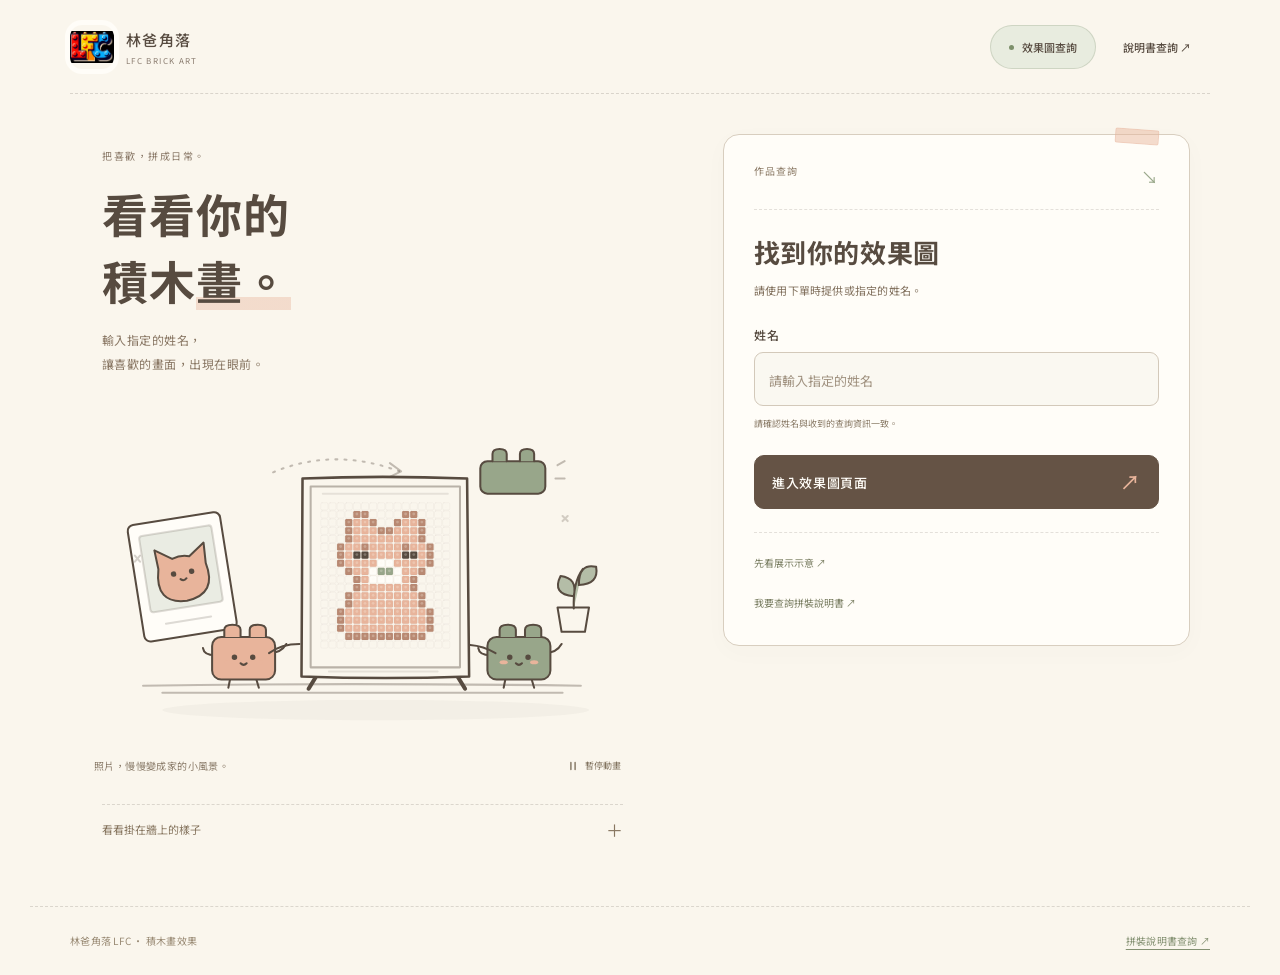
<file: index.html>
<!doctype html>
<html lang="zh-Hant">
<head>
  <meta charset="utf-8"><meta name="viewport" content="width=device-width,initial-scale=1">
  <title>LFC 積木畫效果｜姓名查詢</title>
  <meta name="description" content="輸入指定姓名，查看林爸角落 LFC 積木畫效果圖與走廊展示情境。">
  <link rel="preconnect" href="https://fonts.googleapis.com"><link rel="preconnect" href="https://fonts.gstatic.com" crossorigin>
  <link href="https://fonts.googleapis.com/css2?family=Noto+Sans+TC:wght@400;500;700;900&display=swap" rel="stylesheet">
  <link rel="stylesheet" href="customer-effect.css?v=b-query-3">
  <script defer src="customer-effect.js?v=b-query-3"></script>
<link rel="stylesheet" href="storybook.css?v=book-1">
<script defer src="storybook.js?v=book-1"></script>
</head>
<body class="storybook-design">
  <a class="skip-link" href="#name">跳至姓名查詢</a>
  <header class="site-header"><a class="brand" href="./" aria-label="LFC 積木畫效果查詢首頁"><img src="direction-logo.png" alt="LFC" width="48" height="48"><span>林爸角落<small>LFC BRICK ART</small></span></a><nav aria-label="客戶服務"><a href="./" aria-current="page">效果圖查詢</a><a href="https://ricksgemini0857.github.io/lfc-manual-query-system/">說明書查詢 ↗</a></nav></header>
  <main id="main-container" class="max-w-md" data-view="lookup">
    <section id="login-view" class="lookup-layout" aria-labelledby="lookup-title">
      <div class="lookup-story"><div class="storybook-copy"><p class="eyebrow">把喜歡，拼成日常。</p><h1 id="lookup-title"><span class="title-line">看看你的</span><span class="title-line">積木<span>畫。</span></span></h1><p class="story-intro">輸入指定的姓名，<br>讓喜歡的畫面，出現在眼前。</p></div><figure class="storybook-illustration"><svg xmlns="http://www.w3.org/2000/svg" viewBox="0 0 560 350" role="img" aria-labelledby="art-effect-title art-effect-desc" focusable="false"><title id="art-effect-title">照片變成積木畫的小工房</title><desc id="art-effect-desc">一張喜歡的照片，變成貓咪積木畫；兩個小積木角色在木桌旁幫忙，畫框旁有一顆輕輕浮動的積木。原創 SVG 插畫示意。</desc><g fill="none" stroke="#574b40" stroke-width="2" stroke-linecap="round" stroke-linejoin="round">
  <ellipse cx="293" cy="317" rx="210" ry="10" fill="#574b40" opacity=".04" stroke="none"/>
  <path d="M64 293q196-3 431 0M83 300h394" stroke-opacity=".35"/>
  <path d="M192 83q60-25 124-1" stroke-dasharray="2 7" stroke-opacity=".35"/><path d="m307 74 11 8-12 6" stroke-opacity=".35"/>
  <g class="art-photo art-motion" transform="rotate(-9 136 171)">
    <rect x="88" y="104" width="92" height="116" rx="6" fill="#fffdf8"/>
    <rect x="98" y="116" width="72" height="76" rx="3" fill="#98a68a" fill-opacity=".2" stroke-opacity=".2"/>
    <path d="m112 151-1-19 16 11q9-3 17 0l16-11-1 20q7 32-24 34-32-1-23-35" fill="#e8b49b"/>
    <g class="art-blink art-motion" style="transform-origin:135px 158px"><circle cx="126" cy="158" r="1.7" fill="#574b40"/><circle cx="144" cy="158" r="1.7" fill="#574b40"/></g><path d="M132 164q3 3 6 0" fill="none"/><ellipse cx="120" cy="163" rx="4" ry="2" fill="#e8b49b" stroke="none"/><ellipse cx="150" cy="163" rx="4" ry="2" fill="#e8b49b" stroke="none"/>
    <path d="M111 205h45" stroke-opacity=".2"/>
  </g>
  <path d="M235 283l-8 13M373 283l8 13" stroke-width="4"/>
  <path d="M221 89q77-3 162 0l2 195q-83 3-165 0Z" fill="#faf6ed" stroke-width="2.5"/>
  <path d="M229 97h147v178H229Z" stroke-opacity=".4"/>
  <g transform="translate(239 113)"><rect x="0" y="0" width="7" height="7" rx="1.2" fill="#faf6ed" stroke="#574b40" stroke-opacity=".07" stroke-width=".5"/><circle cx="3.5" cy="3" r="1.4" fill="#faf6ed" fill-opacity=".25" stroke="none"/><rect x="8" y="0" width="7" height="7" rx="1.2" fill="#faf6ed" stroke="#574b40" stroke-opacity=".07" stroke-width=".5"/><circle cx="11.5" cy="3" r="1.4" fill="#faf6ed" fill-opacity=".25" stroke="none"/><rect x="16" y="0" width="7" height="7" rx="1.2" fill="#faf6ed" stroke="#574b40" stroke-opacity=".07" stroke-width=".5"/><circle cx="19.5" cy="3" r="1.4" fill="#faf6ed" fill-opacity=".25" stroke="none"/><rect x="24" y="0" width="7" height="7" rx="1.2" fill="#faf6ed" stroke="#574b40" stroke-opacity=".07" stroke-width=".5"/><circle cx="27.5" cy="3" r="1.4" fill="#faf6ed" fill-opacity=".25" stroke="none"/><rect x="32" y="0" width="7" height="7" rx="1.2" fill="#faf6ed" stroke="#574b40" stroke-opacity=".07" stroke-width=".5"/><circle cx="35.5" cy="3" r="1.4" fill="#faf6ed" fill-opacity=".25" stroke="none"/><rect x="40" y="0" width="7" height="7" rx="1.2" fill="#faf6ed" stroke="#574b40" stroke-opacity=".07" stroke-width=".5"/><circle cx="43.5" cy="3" r="1.4" fill="#faf6ed" fill-opacity=".25" stroke="none"/><rect x="48" y="0" width="7" height="7" rx="1.2" fill="#faf6ed" stroke="#574b40" stroke-opacity=".07" stroke-width=".5"/><circle cx="51.5" cy="3" r="1.4" fill="#faf6ed" fill-opacity=".25" stroke="none"/><rect x="56" y="0" width="7" height="7" rx="1.2" fill="#faf6ed" stroke="#574b40" stroke-opacity=".07" stroke-width=".5"/><circle cx="59.5" cy="3" r="1.4" fill="#faf6ed" fill-opacity=".25" stroke="none"/><rect x="64" y="0" width="7" height="7" rx="1.2" fill="#faf6ed" stroke="#574b40" stroke-opacity=".07" stroke-width=".5"/><circle cx="67.5" cy="3" r="1.4" fill="#faf6ed" fill-opacity=".25" stroke="none"/><rect x="72" y="0" width="7" height="7" rx="1.2" fill="#faf6ed" stroke="#574b40" stroke-opacity=".07" stroke-width=".5"/><circle cx="75.5" cy="3" r="1.4" fill="#faf6ed" fill-opacity=".25" stroke="none"/><rect x="80" y="0" width="7" height="7" rx="1.2" fill="#faf6ed" stroke="#574b40" stroke-opacity=".07" stroke-width=".5"/><circle cx="83.5" cy="3" r="1.4" fill="#faf6ed" fill-opacity=".25" stroke="none"/><rect x="88" y="0" width="7" height="7" rx="1.2" fill="#faf6ed" stroke="#574b40" stroke-opacity=".07" stroke-width=".5"/><circle cx="91.5" cy="3" r="1.4" fill="#faf6ed" fill-opacity=".25" stroke="none"/><rect x="96" y="0" width="7" height="7" rx="1.2" fill="#faf6ed" stroke="#574b40" stroke-opacity=".07" stroke-width=".5"/><circle cx="99.5" cy="3" r="1.4" fill="#faf6ed" fill-opacity=".25" stroke="none"/><rect x="104" y="0" width="7" height="7" rx="1.2" fill="#faf6ed" stroke="#574b40" stroke-opacity=".07" stroke-width=".5"/><circle cx="107.5" cy="3" r="1.4" fill="#faf6ed" fill-opacity=".25" stroke="none"/><rect x="112" y="0" width="7" height="7" rx="1.2" fill="#faf6ed" stroke="#574b40" stroke-opacity=".07" stroke-width=".5"/><circle cx="115.5" cy="3" r="1.4" fill="#faf6ed" fill-opacity=".25" stroke="none"/><rect x="120" y="0" width="7" height="7" rx="1.2" fill="#faf6ed" stroke="#574b40" stroke-opacity=".07" stroke-width=".5"/><circle cx="123.5" cy="3" r="1.4" fill="#faf6ed" fill-opacity=".25" stroke="none"/><rect x="0" y="8" width="7" height="7" rx="1.2" fill="#faf6ed" stroke="#574b40" stroke-opacity=".07" stroke-width=".5"/><circle cx="3.5" cy="11" r="1.4" fill="#faf6ed" fill-opacity=".25" stroke="none"/><rect x="8" y="8" width="7" height="7" rx="1.2" fill="#faf6ed" stroke="#574b40" stroke-opacity=".07" stroke-width=".5"/><circle cx="11.5" cy="11" r="1.4" fill="#faf6ed" fill-opacity=".25" stroke="none"/><rect x="16" y="8" width="7" height="7" rx="1.2" fill="#faf6ed" stroke="#574b40" stroke-opacity=".07" stroke-width=".5"/><circle cx="19.5" cy="11" r="1.4" fill="#faf6ed" fill-opacity=".25" stroke="none"/><rect x="24" y="8" width="7" height="7" rx="1.2" fill="#faf6ed" stroke="#574b40" stroke-opacity=".07" stroke-width=".5"/><circle cx="27.5" cy="11" r="1.4" fill="#faf6ed" fill-opacity=".25" stroke="none"/><rect x="32" y="8" width="7" height="7" rx="1.2" fill="#b98972" stroke="#574b40" stroke-opacity=".07" stroke-width=".5"/><circle cx="35.5" cy="11" r="1.4" fill="#faf6ed" fill-opacity=".25" stroke="none"/><rect x="40" y="8" width="7" height="7" rx="1.2" fill="#b98972" stroke="#574b40" stroke-opacity=".07" stroke-width=".5"/><circle cx="43.5" cy="11" r="1.4" fill="#faf6ed" fill-opacity=".25" stroke="none"/><rect x="48" y="8" width="7" height="7" rx="1.2" fill="#faf6ed" stroke="#574b40" stroke-opacity=".07" stroke-width=".5"/><circle cx="51.5" cy="11" r="1.4" fill="#faf6ed" fill-opacity=".25" stroke="none"/><rect x="56" y="8" width="7" height="7" rx="1.2" fill="#faf6ed" stroke="#574b40" stroke-opacity=".07" stroke-width=".5"/><circle cx="59.5" cy="11" r="1.4" fill="#faf6ed" fill-opacity=".25" stroke="none"/><rect x="64" y="8" width="7" height="7" rx="1.2" fill="#faf6ed" stroke="#574b40" stroke-opacity=".07" stroke-width=".5"/><circle cx="67.5" cy="11" r="1.4" fill="#faf6ed" fill-opacity=".25" stroke="none"/><rect x="72" y="8" width="7" height="7" rx="1.2" fill="#faf6ed" stroke="#574b40" stroke-opacity=".07" stroke-width=".5"/><circle cx="75.5" cy="11" r="1.4" fill="#faf6ed" fill-opacity=".25" stroke="none"/><rect x="80" y="8" width="7" height="7" rx="1.2" fill="#b98972" stroke="#574b40" stroke-opacity=".07" stroke-width=".5"/><circle cx="83.5" cy="11" r="1.4" fill="#faf6ed" fill-opacity=".25" stroke="none"/><rect x="88" y="8" width="7" height="7" rx="1.2" fill="#b98972" stroke="#574b40" stroke-opacity=".07" stroke-width=".5"/><circle cx="91.5" cy="11" r="1.4" fill="#faf6ed" fill-opacity=".25" stroke="none"/><rect x="96" y="8" width="7" height="7" rx="1.2" fill="#faf6ed" stroke="#574b40" stroke-opacity=".07" stroke-width=".5"/><circle cx="99.5" cy="11" r="1.4" fill="#faf6ed" fill-opacity=".25" stroke="none"/><rect x="104" y="8" width="7" height="7" rx="1.2" fill="#faf6ed" stroke="#574b40" stroke-opacity=".07" stroke-width=".5"/><circle cx="107.5" cy="11" r="1.4" fill="#faf6ed" fill-opacity=".25" stroke="none"/><rect x="112" y="8" width="7" height="7" rx="1.2" fill="#faf6ed" stroke="#574b40" stroke-opacity=".07" stroke-width=".5"/><circle cx="115.5" cy="11" r="1.4" fill="#faf6ed" fill-opacity=".25" stroke="none"/><rect x="120" y="8" width="7" height="7" rx="1.2" fill="#faf6ed" stroke="#574b40" stroke-opacity=".07" stroke-width=".5"/><circle cx="123.5" cy="11" r="1.4" fill="#faf6ed" fill-opacity=".25" stroke="none"/><rect x="0" y="16" width="7" height="7" rx="1.2" fill="#faf6ed" stroke="#574b40" stroke-opacity=".07" stroke-width=".5"/><circle cx="3.5" cy="19" r="1.4" fill="#faf6ed" fill-opacity=".25" stroke="none"/><rect x="8" y="16" width="7" height="7" rx="1.2" fill="#faf6ed" stroke="#574b40" stroke-opacity=".07" stroke-width=".5"/><circle cx="11.5" cy="19" r="1.4" fill="#faf6ed" fill-opacity=".25" stroke="none"/><rect x="16" y="16" width="7" height="7" rx="1.2" fill="#faf6ed" stroke="#574b40" stroke-opacity=".07" stroke-width=".5"/><circle cx="19.5" cy="19" r="1.4" fill="#faf6ed" fill-opacity=".25" stroke="none"/><rect x="24" y="16" width="7" height="7" rx="1.2" fill="#b98972" stroke="#574b40" stroke-opacity=".07" stroke-width=".5"/><circle cx="27.5" cy="19" r="1.4" fill="#faf6ed" fill-opacity=".25" stroke="none"/><rect x="32" y="16" width="7" height="7" rx="1.2" fill="#e8b49b" stroke="#574b40" stroke-opacity=".07" stroke-width=".5"/><circle cx="35.5" cy="19" r="1.4" fill="#faf6ed" fill-opacity=".25" stroke="none"/><rect x="40" y="16" width="7" height="7" rx="1.2" fill="#e8b49b" stroke="#574b40" stroke-opacity=".07" stroke-width=".5"/><circle cx="43.5" cy="19" r="1.4" fill="#faf6ed" fill-opacity=".25" stroke="none"/><rect x="48" y="16" width="7" height="7" rx="1.2" fill="#b98972" stroke="#574b40" stroke-opacity=".07" stroke-width=".5"/><circle cx="51.5" cy="19" r="1.4" fill="#faf6ed" fill-opacity=".25" stroke="none"/><rect x="56" y="16" width="7" height="7" rx="1.2" fill="#faf6ed" stroke="#574b40" stroke-opacity=".07" stroke-width=".5"/><circle cx="59.5" cy="19" r="1.4" fill="#faf6ed" fill-opacity=".25" stroke="none"/><rect x="64" y="16" width="7" height="7" rx="1.2" fill="#faf6ed" stroke="#574b40" stroke-opacity=".07" stroke-width=".5"/><circle cx="67.5" cy="19" r="1.4" fill="#faf6ed" fill-opacity=".25" stroke="none"/><rect x="72" y="16" width="7" height="7" rx="1.2" fill="#b98972" stroke="#574b40" stroke-opacity=".07" stroke-width=".5"/><circle cx="75.5" cy="19" r="1.4" fill="#faf6ed" fill-opacity=".25" stroke="none"/><rect x="80" y="16" width="7" height="7" rx="1.2" fill="#e8b49b" stroke="#574b40" stroke-opacity=".07" stroke-width=".5"/><circle cx="83.5" cy="19" r="1.4" fill="#faf6ed" fill-opacity=".25" stroke="none"/><rect x="88" y="16" width="7" height="7" rx="1.2" fill="#e8b49b" stroke="#574b40" stroke-opacity=".07" stroke-width=".5"/><circle cx="91.5" cy="19" r="1.4" fill="#faf6ed" fill-opacity=".25" stroke="none"/><rect x="96" y="16" width="7" height="7" rx="1.2" fill="#b98972" stroke="#574b40" stroke-opacity=".07" stroke-width=".5"/><circle cx="99.5" cy="19" r="1.4" fill="#faf6ed" fill-opacity=".25" stroke="none"/><rect x="104" y="16" width="7" height="7" rx="1.2" fill="#faf6ed" stroke="#574b40" stroke-opacity=".07" stroke-width=".5"/><circle cx="107.5" cy="19" r="1.4" fill="#faf6ed" fill-opacity=".25" stroke="none"/><rect x="112" y="16" width="7" height="7" rx="1.2" fill="#faf6ed" stroke="#574b40" stroke-opacity=".07" stroke-width=".5"/><circle cx="115.5" cy="19" r="1.4" fill="#faf6ed" fill-opacity=".25" stroke="none"/><rect x="120" y="16" width="7" height="7" rx="1.2" fill="#faf6ed" stroke="#574b40" stroke-opacity=".07" stroke-width=".5"/><circle cx="123.5" cy="19" r="1.4" fill="#faf6ed" fill-opacity=".25" stroke="none"/><rect x="0" y="24" width="7" height="7" rx="1.2" fill="#faf6ed" stroke="#574b40" stroke-opacity=".07" stroke-width=".5"/><circle cx="3.5" cy="27" r="1.4" fill="#faf6ed" fill-opacity=".25" stroke="none"/><rect x="8" y="24" width="7" height="7" rx="1.2" fill="#faf6ed" stroke="#574b40" stroke-opacity=".07" stroke-width=".5"/><circle cx="11.5" cy="27" r="1.4" fill="#faf6ed" fill-opacity=".25" stroke="none"/><rect x="16" y="24" width="7" height="7" rx="1.2" fill="#faf6ed" stroke="#574b40" stroke-opacity=".07" stroke-width=".5"/><circle cx="19.5" cy="27" r="1.4" fill="#faf6ed" fill-opacity=".25" stroke="none"/><rect x="24" y="24" width="7" height="7" rx="1.2" fill="#b98972" stroke="#574b40" stroke-opacity=".07" stroke-width=".5"/><circle cx="27.5" cy="27" r="1.4" fill="#faf6ed" fill-opacity=".25" stroke="none"/><rect x="32" y="24" width="7" height="7" rx="1.2" fill="#e8b49b" stroke="#574b40" stroke-opacity=".07" stroke-width=".5"/><circle cx="35.5" cy="27" r="1.4" fill="#faf6ed" fill-opacity=".25" stroke="none"/><rect x="40" y="24" width="7" height="7" rx="1.2" fill="#e8b49b" stroke="#574b40" stroke-opacity=".07" stroke-width=".5"/><circle cx="43.5" cy="27" r="1.4" fill="#faf6ed" fill-opacity=".25" stroke="none"/><rect x="48" y="24" width="7" height="7" rx="1.2" fill="#e8b49b" stroke="#574b40" stroke-opacity=".07" stroke-width=".5"/><circle cx="51.5" cy="27" r="1.4" fill="#faf6ed" fill-opacity=".25" stroke="none"/><rect x="56" y="24" width="7" height="7" rx="1.2" fill="#b98972" stroke="#574b40" stroke-opacity=".07" stroke-width=".5"/><circle cx="59.5" cy="27" r="1.4" fill="#faf6ed" fill-opacity=".25" stroke="none"/><rect x="64" y="24" width="7" height="7" rx="1.2" fill="#b98972" stroke="#574b40" stroke-opacity=".07" stroke-width=".5"/><circle cx="67.5" cy="27" r="1.4" fill="#faf6ed" fill-opacity=".25" stroke="none"/><rect x="72" y="24" width="7" height="7" rx="1.2" fill="#e8b49b" stroke="#574b40" stroke-opacity=".07" stroke-width=".5"/><circle cx="75.5" cy="27" r="1.4" fill="#faf6ed" fill-opacity=".25" stroke="none"/><rect x="80" y="24" width="7" height="7" rx="1.2" fill="#e8b49b" stroke="#574b40" stroke-opacity=".07" stroke-width=".5"/><circle cx="83.5" cy="27" r="1.4" fill="#faf6ed" fill-opacity=".25" stroke="none"/><rect x="88" y="24" width="7" height="7" rx="1.2" fill="#e8b49b" stroke="#574b40" stroke-opacity=".07" stroke-width=".5"/><circle cx="91.5" cy="27" r="1.4" fill="#faf6ed" fill-opacity=".25" stroke="none"/><rect x="96" y="24" width="7" height="7" rx="1.2" fill="#b98972" stroke="#574b40" stroke-opacity=".07" stroke-width=".5"/><circle cx="99.5" cy="27" r="1.4" fill="#faf6ed" fill-opacity=".25" stroke="none"/><rect x="104" y="24" width="7" height="7" rx="1.2" fill="#faf6ed" stroke="#574b40" stroke-opacity=".07" stroke-width=".5"/><circle cx="107.5" cy="27" r="1.4" fill="#faf6ed" fill-opacity=".25" stroke="none"/><rect x="112" y="24" width="7" height="7" rx="1.2" fill="#faf6ed" stroke="#574b40" stroke-opacity=".07" stroke-width=".5"/><circle cx="115.5" cy="27" r="1.4" fill="#faf6ed" fill-opacity=".25" stroke="none"/><rect x="120" y="24" width="7" height="7" rx="1.2" fill="#faf6ed" stroke="#574b40" stroke-opacity=".07" stroke-width=".5"/><circle cx="123.5" cy="27" r="1.4" fill="#faf6ed" fill-opacity=".25" stroke="none"/><rect x="0" y="32" width="7" height="7" rx="1.2" fill="#faf6ed" stroke="#574b40" stroke-opacity=".07" stroke-width=".5"/><circle cx="3.5" cy="35" r="1.4" fill="#faf6ed" fill-opacity=".25" stroke="none"/><rect x="8" y="32" width="7" height="7" rx="1.2" fill="#faf6ed" stroke="#574b40" stroke-opacity=".07" stroke-width=".5"/><circle cx="11.5" cy="35" r="1.4" fill="#faf6ed" fill-opacity=".25" stroke="none"/><rect x="16" y="32" width="7" height="7" rx="1.2" fill="#faf6ed" stroke="#574b40" stroke-opacity=".07" stroke-width=".5"/><circle cx="19.5" cy="35" r="1.4" fill="#faf6ed" fill-opacity=".25" stroke="none"/><rect x="24" y="32" width="7" height="7" rx="1.2" fill="#b98972" stroke="#574b40" stroke-opacity=".07" stroke-width=".5"/><circle cx="27.5" cy="35" r="1.4" fill="#faf6ed" fill-opacity=".25" stroke="none"/><rect x="32" y="32" width="7" height="7" rx="1.2" fill="#e8b49b" stroke="#574b40" stroke-opacity=".07" stroke-width=".5"/><circle cx="35.5" cy="35" r="1.4" fill="#faf6ed" fill-opacity=".25" stroke="none"/><rect x="40" y="32" width="7" height="7" rx="1.2" fill="#e8b49b" stroke="#574b40" stroke-opacity=".07" stroke-width=".5"/><circle cx="43.5" cy="35" r="1.4" fill="#faf6ed" fill-opacity=".25" stroke="none"/><rect x="48" y="32" width="7" height="7" rx="1.2" fill="#e8b49b" stroke="#574b40" stroke-opacity=".07" stroke-width=".5"/><circle cx="51.5" cy="35" r="1.4" fill="#faf6ed" fill-opacity=".25" stroke="none"/><rect x="56" y="32" width="7" height="7" rx="1.2" fill="#e8b49b" stroke="#574b40" stroke-opacity=".07" stroke-width=".5"/><circle cx="59.5" cy="35" r="1.4" fill="#faf6ed" fill-opacity=".25" stroke="none"/><rect x="64" y="32" width="7" height="7" rx="1.2" fill="#e8b49b" stroke="#574b40" stroke-opacity=".07" stroke-width=".5"/><circle cx="67.5" cy="35" r="1.4" fill="#faf6ed" fill-opacity=".25" stroke="none"/><rect x="72" y="32" width="7" height="7" rx="1.2" fill="#e8b49b" stroke="#574b40" stroke-opacity=".07" stroke-width=".5"/><circle cx="75.5" cy="35" r="1.4" fill="#faf6ed" fill-opacity=".25" stroke="none"/><rect x="80" y="32" width="7" height="7" rx="1.2" fill="#e8b49b" stroke="#574b40" stroke-opacity=".07" stroke-width=".5"/><circle cx="83.5" cy="35" r="1.4" fill="#faf6ed" fill-opacity=".25" stroke="none"/><rect x="88" y="32" width="7" height="7" rx="1.2" fill="#e8b49b" stroke="#574b40" stroke-opacity=".07" stroke-width=".5"/><circle cx="91.5" cy="35" r="1.4" fill="#faf6ed" fill-opacity=".25" stroke="none"/><rect x="96" y="32" width="7" height="7" rx="1.2" fill="#b98972" stroke="#574b40" stroke-opacity=".07" stroke-width=".5"/><circle cx="99.5" cy="35" r="1.4" fill="#faf6ed" fill-opacity=".25" stroke="none"/><rect x="104" y="32" width="7" height="7" rx="1.2" fill="#faf6ed" stroke="#574b40" stroke-opacity=".07" stroke-width=".5"/><circle cx="107.5" cy="35" r="1.4" fill="#faf6ed" fill-opacity=".25" stroke="none"/><rect x="112" y="32" width="7" height="7" rx="1.2" fill="#faf6ed" stroke="#574b40" stroke-opacity=".07" stroke-width=".5"/><circle cx="115.5" cy="35" r="1.4" fill="#faf6ed" fill-opacity=".25" stroke="none"/><rect x="120" y="32" width="7" height="7" rx="1.2" fill="#faf6ed" stroke="#574b40" stroke-opacity=".07" stroke-width=".5"/><circle cx="123.5" cy="35" r="1.4" fill="#faf6ed" fill-opacity=".25" stroke="none"/><rect x="0" y="40" width="7" height="7" rx="1.2" fill="#faf6ed" stroke="#574b40" stroke-opacity=".07" stroke-width=".5"/><circle cx="3.5" cy="43" r="1.4" fill="#faf6ed" fill-opacity=".25" stroke="none"/><rect x="8" y="40" width="7" height="7" rx="1.2" fill="#faf6ed" stroke="#574b40" stroke-opacity=".07" stroke-width=".5"/><circle cx="11.5" cy="43" r="1.4" fill="#faf6ed" fill-opacity=".25" stroke="none"/><rect x="16" y="40" width="7" height="7" rx="1.2" fill="#b98972" stroke="#574b40" stroke-opacity=".07" stroke-width=".5"/><circle cx="19.5" cy="43" r="1.4" fill="#faf6ed" fill-opacity=".25" stroke="none"/><rect x="24" y="40" width="7" height="7" rx="1.2" fill="#e8b49b" stroke="#574b40" stroke-opacity=".07" stroke-width=".5"/><circle cx="27.5" cy="43" r="1.4" fill="#faf6ed" fill-opacity=".25" stroke="none"/><rect x="32" y="40" width="7" height="7" rx="1.2" fill="#e8b49b" stroke="#574b40" stroke-opacity=".07" stroke-width=".5"/><circle cx="35.5" cy="43" r="1.4" fill="#faf6ed" fill-opacity=".25" stroke="none"/><rect x="40" y="40" width="7" height="7" rx="1.2" fill="#b98972" stroke="#574b40" stroke-opacity=".07" stroke-width=".5"/><circle cx="43.5" cy="43" r="1.4" fill="#faf6ed" fill-opacity=".25" stroke="none"/><rect x="48" y="40" width="7" height="7" rx="1.2" fill="#e8b49b" stroke="#574b40" stroke-opacity=".07" stroke-width=".5"/><circle cx="51.5" cy="43" r="1.4" fill="#faf6ed" fill-opacity=".25" stroke="none"/><rect x="56" y="40" width="7" height="7" rx="1.2" fill="#e8b49b" stroke="#574b40" stroke-opacity=".07" stroke-width=".5"/><circle cx="59.5" cy="43" r="1.4" fill="#faf6ed" fill-opacity=".25" stroke="none"/><rect x="64" y="40" width="7" height="7" rx="1.2" fill="#e8b49b" stroke="#574b40" stroke-opacity=".07" stroke-width=".5"/><circle cx="67.5" cy="43" r="1.4" fill="#faf6ed" fill-opacity=".25" stroke="none"/><rect x="72" y="40" width="7" height="7" rx="1.2" fill="#e8b49b" stroke="#574b40" stroke-opacity=".07" stroke-width=".5"/><circle cx="75.5" cy="43" r="1.4" fill="#faf6ed" fill-opacity=".25" stroke="none"/><rect x="80" y="40" width="7" height="7" rx="1.2" fill="#b98972" stroke="#574b40" stroke-opacity=".07" stroke-width=".5"/><circle cx="83.5" cy="43" r="1.4" fill="#faf6ed" fill-opacity=".25" stroke="none"/><rect x="88" y="40" width="7" height="7" rx="1.2" fill="#e8b49b" stroke="#574b40" stroke-opacity=".07" stroke-width=".5"/><circle cx="91.5" cy="43" r="1.4" fill="#faf6ed" fill-opacity=".25" stroke="none"/><rect x="96" y="40" width="7" height="7" rx="1.2" fill="#e8b49b" stroke="#574b40" stroke-opacity=".07" stroke-width=".5"/><circle cx="99.5" cy="43" r="1.4" fill="#faf6ed" fill-opacity=".25" stroke="none"/><rect x="104" y="40" width="7" height="7" rx="1.2" fill="#b98972" stroke="#574b40" stroke-opacity=".07" stroke-width=".5"/><circle cx="107.5" cy="43" r="1.4" fill="#faf6ed" fill-opacity=".25" stroke="none"/><rect x="112" y="40" width="7" height="7" rx="1.2" fill="#faf6ed" stroke="#574b40" stroke-opacity=".07" stroke-width=".5"/><circle cx="115.5" cy="43" r="1.4" fill="#faf6ed" fill-opacity=".25" stroke="none"/><rect x="120" y="40" width="7" height="7" rx="1.2" fill="#faf6ed" stroke="#574b40" stroke-opacity=".07" stroke-width=".5"/><circle cx="123.5" cy="43" r="1.4" fill="#faf6ed" fill-opacity=".25" stroke="none"/><rect x="0" y="48" width="7" height="7" rx="1.2" fill="#faf6ed" stroke="#574b40" stroke-opacity=".07" stroke-width=".5"/><circle cx="3.5" cy="51" r="1.4" fill="#faf6ed" fill-opacity=".25" stroke="none"/><rect x="8" y="48" width="7" height="7" rx="1.2" fill="#faf6ed" stroke="#574b40" stroke-opacity=".07" stroke-width=".5"/><circle cx="11.5" cy="51" r="1.4" fill="#faf6ed" fill-opacity=".25" stroke="none"/><rect x="16" y="48" width="7" height="7" rx="1.2" fill="#b98972" stroke="#574b40" stroke-opacity=".07" stroke-width=".5"/><circle cx="19.5" cy="51" r="1.4" fill="#faf6ed" fill-opacity=".25" stroke="none"/><rect x="24" y="48" width="7" height="7" rx="1.2" fill="#e8b49b" stroke="#574b40" stroke-opacity=".07" stroke-width=".5"/><circle cx="27.5" cy="51" r="1.4" fill="#faf6ed" fill-opacity=".25" stroke="none"/><rect x="32" y="48" width="7" height="7" rx="1.2" fill="#574b40" stroke="#574b40" stroke-opacity=".07" stroke-width=".5"/><circle cx="35.5" cy="51" r="1.4" fill="#faf6ed" fill-opacity=".25" stroke="none"/><rect x="40" y="48" width="7" height="7" rx="1.2" fill="#574b40" stroke="#574b40" stroke-opacity=".07" stroke-width=".5"/><circle cx="43.5" cy="51" r="1.4" fill="#faf6ed" fill-opacity=".25" stroke="none"/><rect x="48" y="48" width="7" height="7" rx="1.2" fill="#e8b49b" stroke="#574b40" stroke-opacity=".07" stroke-width=".5"/><circle cx="51.5" cy="51" r="1.4" fill="#faf6ed" fill-opacity=".25" stroke="none"/><rect x="56" y="48" width="7" height="7" rx="1.2" fill="#e8b49b" stroke="#574b40" stroke-opacity=".07" stroke-width=".5"/><circle cx="59.5" cy="51" r="1.4" fill="#faf6ed" fill-opacity=".25" stroke="none"/><rect x="64" y="48" width="7" height="7" rx="1.2" fill="#e8b49b" stroke="#574b40" stroke-opacity=".07" stroke-width=".5"/><circle cx="67.5" cy="51" r="1.4" fill="#faf6ed" fill-opacity=".25" stroke="none"/><rect x="72" y="48" width="7" height="7" rx="1.2" fill="#e8b49b" stroke="#574b40" stroke-opacity=".07" stroke-width=".5"/><circle cx="75.5" cy="51" r="1.4" fill="#faf6ed" fill-opacity=".25" stroke="none"/><rect x="80" y="48" width="7" height="7" rx="1.2" fill="#574b40" stroke="#574b40" stroke-opacity=".07" stroke-width=".5"/><circle cx="83.5" cy="51" r="1.4" fill="#faf6ed" fill-opacity=".25" stroke="none"/><rect x="88" y="48" width="7" height="7" rx="1.2" fill="#574b40" stroke="#574b40" stroke-opacity=".07" stroke-width=".5"/><circle cx="91.5" cy="51" r="1.4" fill="#faf6ed" fill-opacity=".25" stroke="none"/><rect x="96" y="48" width="7" height="7" rx="1.2" fill="#e8b49b" stroke="#574b40" stroke-opacity=".07" stroke-width=".5"/><circle cx="99.5" cy="51" r="1.4" fill="#faf6ed" fill-opacity=".25" stroke="none"/><rect x="104" y="48" width="7" height="7" rx="1.2" fill="#b98972" stroke="#574b40" stroke-opacity=".07" stroke-width=".5"/><circle cx="107.5" cy="51" r="1.4" fill="#faf6ed" fill-opacity=".25" stroke="none"/><rect x="112" y="48" width="7" height="7" rx="1.2" fill="#faf6ed" stroke="#574b40" stroke-opacity=".07" stroke-width=".5"/><circle cx="115.5" cy="51" r="1.4" fill="#faf6ed" fill-opacity=".25" stroke="none"/><rect x="120" y="48" width="7" height="7" rx="1.2" fill="#faf6ed" stroke="#574b40" stroke-opacity=".07" stroke-width=".5"/><circle cx="123.5" cy="51" r="1.4" fill="#faf6ed" fill-opacity=".25" stroke="none"/><rect x="0" y="56" width="7" height="7" rx="1.2" fill="#faf6ed" stroke="#574b40" stroke-opacity=".07" stroke-width=".5"/><circle cx="3.5" cy="59" r="1.4" fill="#faf6ed" fill-opacity=".25" stroke="none"/><rect x="8" y="56" width="7" height="7" rx="1.2" fill="#faf6ed" stroke="#574b40" stroke-opacity=".07" stroke-width=".5"/><circle cx="11.5" cy="59" r="1.4" fill="#faf6ed" fill-opacity=".25" stroke="none"/><rect x="16" y="56" width="7" height="7" rx="1.2" fill="#b98972" stroke="#574b40" stroke-opacity=".07" stroke-width=".5"/><circle cx="19.5" cy="59" r="1.4" fill="#faf6ed" fill-opacity=".25" stroke="none"/><rect x="24" y="56" width="7" height="7" rx="1.2" fill="#e8b49b" stroke="#574b40" stroke-opacity=".07" stroke-width=".5"/><circle cx="27.5" cy="59" r="1.4" fill="#faf6ed" fill-opacity=".25" stroke="none"/><rect x="32" y="56" width="7" height="7" rx="1.2" fill="#e8b49b" stroke="#574b40" stroke-opacity=".07" stroke-width=".5"/><circle cx="35.5" cy="59" r="1.4" fill="#faf6ed" fill-opacity=".25" stroke="none"/><rect x="40" y="56" width="7" height="7" rx="1.2" fill="#e8b49b" stroke="#574b40" stroke-opacity=".07" stroke-width=".5"/><circle cx="43.5" cy="59" r="1.4" fill="#faf6ed" fill-opacity=".25" stroke="none"/><rect x="48" y="56" width="7" height="7" rx="1.2" fill="#e8b49b" stroke="#574b40" stroke-opacity=".07" stroke-width=".5"/><circle cx="51.5" cy="59" r="1.4" fill="#faf6ed" fill-opacity=".25" stroke="none"/><rect x="56" y="56" width="7" height="7" rx="1.2" fill="#fffdf8" stroke="#574b40" stroke-opacity=".07" stroke-width=".5"/><circle cx="59.5" cy="59" r="1.4" fill="#faf6ed" fill-opacity=".25" stroke="none"/><rect x="64" y="56" width="7" height="7" rx="1.2" fill="#fffdf8" stroke="#574b40" stroke-opacity=".07" stroke-width=".5"/><circle cx="67.5" cy="59" r="1.4" fill="#faf6ed" fill-opacity=".25" stroke="none"/><rect x="72" y="56" width="7" height="7" rx="1.2" fill="#e8b49b" stroke="#574b40" stroke-opacity=".07" stroke-width=".5"/><circle cx="75.5" cy="59" r="1.4" fill="#faf6ed" fill-opacity=".25" stroke="none"/><rect x="80" y="56" width="7" height="7" rx="1.2" fill="#e8b49b" stroke="#574b40" stroke-opacity=".07" stroke-width=".5"/><circle cx="83.5" cy="59" r="1.4" fill="#faf6ed" fill-opacity=".25" stroke="none"/><rect x="88" y="56" width="7" height="7" rx="1.2" fill="#e8b49b" stroke="#574b40" stroke-opacity=".07" stroke-width=".5"/><circle cx="91.5" cy="59" r="1.4" fill="#faf6ed" fill-opacity=".25" stroke="none"/><rect x="96" y="56" width="7" height="7" rx="1.2" fill="#e8b49b" stroke="#574b40" stroke-opacity=".07" stroke-width=".5"/><circle cx="99.5" cy="59" r="1.4" fill="#faf6ed" fill-opacity=".25" stroke="none"/><rect x="104" y="56" width="7" height="7" rx="1.2" fill="#b98972" stroke="#574b40" stroke-opacity=".07" stroke-width=".5"/><circle cx="107.5" cy="59" r="1.4" fill="#faf6ed" fill-opacity=".25" stroke="none"/><rect x="112" y="56" width="7" height="7" rx="1.2" fill="#faf6ed" stroke="#574b40" stroke-opacity=".07" stroke-width=".5"/><circle cx="115.5" cy="59" r="1.4" fill="#faf6ed" fill-opacity=".25" stroke="none"/><rect x="120" y="56" width="7" height="7" rx="1.2" fill="#faf6ed" stroke="#574b40" stroke-opacity=".07" stroke-width=".5"/><circle cx="123.5" cy="59" r="1.4" fill="#faf6ed" fill-opacity=".25" stroke="none"/><rect x="0" y="64" width="7" height="7" rx="1.2" fill="#faf6ed" stroke="#574b40" stroke-opacity=".07" stroke-width=".5"/><circle cx="3.5" cy="67" r="1.4" fill="#faf6ed" fill-opacity=".25" stroke="none"/><rect x="8" y="64" width="7" height="7" rx="1.2" fill="#faf6ed" stroke="#574b40" stroke-opacity=".07" stroke-width=".5"/><circle cx="11.5" cy="67" r="1.4" fill="#faf6ed" fill-opacity=".25" stroke="none"/><rect x="16" y="64" width="7" height="7" rx="1.2" fill="#faf6ed" stroke="#574b40" stroke-opacity=".07" stroke-width=".5"/><circle cx="19.5" cy="67" r="1.4" fill="#faf6ed" fill-opacity=".25" stroke="none"/><rect x="24" y="64" width="7" height="7" rx="1.2" fill="#b98972" stroke="#574b40" stroke-opacity=".07" stroke-width=".5"/><circle cx="27.5" cy="67" r="1.4" fill="#faf6ed" fill-opacity=".25" stroke="none"/><rect x="32" y="64" width="7" height="7" rx="1.2" fill="#e8b49b" stroke="#574b40" stroke-opacity=".07" stroke-width=".5"/><circle cx="35.5" cy="67" r="1.4" fill="#faf6ed" fill-opacity=".25" stroke="none"/><rect x="40" y="64" width="7" height="7" rx="1.2" fill="#e8b49b" stroke="#574b40" stroke-opacity=".07" stroke-width=".5"/><circle cx="43.5" cy="67" r="1.4" fill="#faf6ed" fill-opacity=".25" stroke="none"/><rect x="48" y="64" width="7" height="7" rx="1.2" fill="#fffdf8" stroke="#574b40" stroke-opacity=".07" stroke-width=".5"/><circle cx="51.5" cy="67" r="1.4" fill="#faf6ed" fill-opacity=".25" stroke="none"/><rect x="56" y="64" width="7" height="7" rx="1.2" fill="#98a68a" stroke="#574b40" stroke-opacity=".07" stroke-width=".5"/><circle cx="59.5" cy="67" r="1.4" fill="#faf6ed" fill-opacity=".25" stroke="none"/><rect x="64" y="64" width="7" height="7" rx="1.2" fill="#98a68a" stroke="#574b40" stroke-opacity=".07" stroke-width=".5"/><circle cx="67.5" cy="67" r="1.4" fill="#faf6ed" fill-opacity=".25" stroke="none"/><rect x="72" y="64" width="7" height="7" rx="1.2" fill="#fffdf8" stroke="#574b40" stroke-opacity=".07" stroke-width=".5"/><circle cx="75.5" cy="67" r="1.4" fill="#faf6ed" fill-opacity=".25" stroke="none"/><rect x="80" y="64" width="7" height="7" rx="1.2" fill="#e8b49b" stroke="#574b40" stroke-opacity=".07" stroke-width=".5"/><circle cx="83.5" cy="67" r="1.4" fill="#faf6ed" fill-opacity=".25" stroke="none"/><rect x="88" y="64" width="7" height="7" rx="1.2" fill="#e8b49b" stroke="#574b40" stroke-opacity=".07" stroke-width=".5"/><circle cx="91.5" cy="67" r="1.4" fill="#faf6ed" fill-opacity=".25" stroke="none"/><rect x="96" y="64" width="7" height="7" rx="1.2" fill="#b98972" stroke="#574b40" stroke-opacity=".07" stroke-width=".5"/><circle cx="99.5" cy="67" r="1.4" fill="#faf6ed" fill-opacity=".25" stroke="none"/><rect x="104" y="64" width="7" height="7" rx="1.2" fill="#faf6ed" stroke="#574b40" stroke-opacity=".07" stroke-width=".5"/><circle cx="107.5" cy="67" r="1.4" fill="#faf6ed" fill-opacity=".25" stroke="none"/><rect x="112" y="64" width="7" height="7" rx="1.2" fill="#faf6ed" stroke="#574b40" stroke-opacity=".07" stroke-width=".5"/><circle cx="115.5" cy="67" r="1.4" fill="#faf6ed" fill-opacity=".25" stroke="none"/><rect x="120" y="64" width="7" height="7" rx="1.2" fill="#faf6ed" stroke="#574b40" stroke-opacity=".07" stroke-width=".5"/><circle cx="123.5" cy="67" r="1.4" fill="#faf6ed" fill-opacity=".25" stroke="none"/><rect x="0" y="72" width="7" height="7" rx="1.2" fill="#faf6ed" stroke="#574b40" stroke-opacity=".07" stroke-width=".5"/><circle cx="3.5" cy="75" r="1.4" fill="#faf6ed" fill-opacity=".25" stroke="none"/><rect x="8" y="72" width="7" height="7" rx="1.2" fill="#faf6ed" stroke="#574b40" stroke-opacity=".07" stroke-width=".5"/><circle cx="11.5" cy="75" r="1.4" fill="#faf6ed" fill-opacity=".25" stroke="none"/><rect x="16" y="72" width="7" height="7" rx="1.2" fill="#faf6ed" stroke="#574b40" stroke-opacity=".07" stroke-width=".5"/><circle cx="19.5" cy="75" r="1.4" fill="#faf6ed" fill-opacity=".25" stroke="none"/><rect x="24" y="72" width="7" height="7" rx="1.2" fill="#faf6ed" stroke="#574b40" stroke-opacity=".07" stroke-width=".5"/><circle cx="27.5" cy="75" r="1.4" fill="#faf6ed" fill-opacity=".25" stroke="none"/><rect x="32" y="72" width="7" height="7" rx="1.2" fill="#b98972" stroke="#574b40" stroke-opacity=".07" stroke-width=".5"/><circle cx="35.5" cy="75" r="1.4" fill="#faf6ed" fill-opacity=".25" stroke="none"/><rect x="40" y="72" width="7" height="7" rx="1.2" fill="#e8b49b" stroke="#574b40" stroke-opacity=".07" stroke-width=".5"/><circle cx="43.5" cy="75" r="1.4" fill="#faf6ed" fill-opacity=".25" stroke="none"/><rect x="48" y="72" width="7" height="7" rx="1.2" fill="#fffdf8" stroke="#574b40" stroke-opacity=".07" stroke-width=".5"/><circle cx="51.5" cy="75" r="1.4" fill="#faf6ed" fill-opacity=".25" stroke="none"/><rect x="56" y="72" width="7" height="7" rx="1.2" fill="#fffdf8" stroke="#574b40" stroke-opacity=".07" stroke-width=".5"/><circle cx="59.5" cy="75" r="1.4" fill="#faf6ed" fill-opacity=".25" stroke="none"/><rect x="64" y="72" width="7" height="7" rx="1.2" fill="#fffdf8" stroke="#574b40" stroke-opacity=".07" stroke-width=".5"/><circle cx="67.5" cy="75" r="1.4" fill="#faf6ed" fill-opacity=".25" stroke="none"/><rect x="72" y="72" width="7" height="7" rx="1.2" fill="#fffdf8" stroke="#574b40" stroke-opacity=".07" stroke-width=".5"/><circle cx="75.5" cy="75" r="1.4" fill="#faf6ed" fill-opacity=".25" stroke="none"/><rect x="80" y="72" width="7" height="7" rx="1.2" fill="#e8b49b" stroke="#574b40" stroke-opacity=".07" stroke-width=".5"/><circle cx="83.5" cy="75" r="1.4" fill="#faf6ed" fill-opacity=".25" stroke="none"/><rect x="88" y="72" width="7" height="7" rx="1.2" fill="#b98972" stroke="#574b40" stroke-opacity=".07" stroke-width=".5"/><circle cx="91.5" cy="75" r="1.4" fill="#faf6ed" fill-opacity=".25" stroke="none"/><rect x="96" y="72" width="7" height="7" rx="1.2" fill="#faf6ed" stroke="#574b40" stroke-opacity=".07" stroke-width=".5"/><circle cx="99.5" cy="75" r="1.4" fill="#faf6ed" fill-opacity=".25" stroke="none"/><rect x="104" y="72" width="7" height="7" rx="1.2" fill="#faf6ed" stroke="#574b40" stroke-opacity=".07" stroke-width=".5"/><circle cx="107.5" cy="75" r="1.4" fill="#faf6ed" fill-opacity=".25" stroke="none"/><rect x="112" y="72" width="7" height="7" rx="1.2" fill="#faf6ed" stroke="#574b40" stroke-opacity=".07" stroke-width=".5"/><circle cx="115.5" cy="75" r="1.4" fill="#faf6ed" fill-opacity=".25" stroke="none"/><rect x="120" y="72" width="7" height="7" rx="1.2" fill="#faf6ed" stroke="#574b40" stroke-opacity=".07" stroke-width=".5"/><circle cx="123.5" cy="75" r="1.4" fill="#faf6ed" fill-opacity=".25" stroke="none"/><rect x="0" y="80" width="7" height="7" rx="1.2" fill="#faf6ed" stroke="#574b40" stroke-opacity=".07" stroke-width=".5"/><circle cx="3.5" cy="83" r="1.4" fill="#faf6ed" fill-opacity=".25" stroke="none"/><rect x="8" y="80" width="7" height="7" rx="1.2" fill="#faf6ed" stroke="#574b40" stroke-opacity=".07" stroke-width=".5"/><circle cx="11.5" cy="83" r="1.4" fill="#faf6ed" fill-opacity=".25" stroke="none"/><rect x="16" y="80" width="7" height="7" rx="1.2" fill="#faf6ed" stroke="#574b40" stroke-opacity=".07" stroke-width=".5"/><circle cx="19.5" cy="83" r="1.4" fill="#faf6ed" fill-opacity=".25" stroke="none"/><rect x="24" y="80" width="7" height="7" rx="1.2" fill="#faf6ed" stroke="#574b40" stroke-opacity=".07" stroke-width=".5"/><circle cx="27.5" cy="83" r="1.4" fill="#faf6ed" fill-opacity=".25" stroke="none"/><rect x="32" y="80" width="7" height="7" rx="1.2" fill="#b98972" stroke="#574b40" stroke-opacity=".07" stroke-width=".5"/><circle cx="35.5" cy="83" r="1.4" fill="#faf6ed" fill-opacity=".25" stroke="none"/><rect x="40" y="80" width="7" height="7" rx="1.2" fill="#e8b49b" stroke="#574b40" stroke-opacity=".07" stroke-width=".5"/><circle cx="43.5" cy="83" r="1.4" fill="#faf6ed" fill-opacity=".25" stroke="none"/><rect x="48" y="80" width="7" height="7" rx="1.2" fill="#e8b49b" stroke="#574b40" stroke-opacity=".07" stroke-width=".5"/><circle cx="51.5" cy="83" r="1.4" fill="#faf6ed" fill-opacity=".25" stroke="none"/><rect x="56" y="80" width="7" height="7" rx="1.2" fill="#e8b49b" stroke="#574b40" stroke-opacity=".07" stroke-width=".5"/><circle cx="59.5" cy="83" r="1.4" fill="#faf6ed" fill-opacity=".25" stroke="none"/><rect x="64" y="80" width="7" height="7" rx="1.2" fill="#e8b49b" stroke="#574b40" stroke-opacity=".07" stroke-width=".5"/><circle cx="67.5" cy="83" r="1.4" fill="#faf6ed" fill-opacity=".25" stroke="none"/><rect x="72" y="80" width="7" height="7" rx="1.2" fill="#e8b49b" stroke="#574b40" stroke-opacity=".07" stroke-width=".5"/><circle cx="75.5" cy="83" r="1.4" fill="#faf6ed" fill-opacity=".25" stroke="none"/><rect x="80" y="80" width="7" height="7" rx="1.2" fill="#e8b49b" stroke="#574b40" stroke-opacity=".07" stroke-width=".5"/><circle cx="83.5" cy="83" r="1.4" fill="#faf6ed" fill-opacity=".25" stroke="none"/><rect x="88" y="80" width="7" height="7" rx="1.2" fill="#b98972" stroke="#574b40" stroke-opacity=".07" stroke-width=".5"/><circle cx="91.5" cy="83" r="1.4" fill="#faf6ed" fill-opacity=".25" stroke="none"/><rect x="96" y="80" width="7" height="7" rx="1.2" fill="#faf6ed" stroke="#574b40" stroke-opacity=".07" stroke-width=".5"/><circle cx="99.5" cy="83" r="1.4" fill="#faf6ed" fill-opacity=".25" stroke="none"/><rect x="104" y="80" width="7" height="7" rx="1.2" fill="#faf6ed" stroke="#574b40" stroke-opacity=".07" stroke-width=".5"/><circle cx="107.5" cy="83" r="1.4" fill="#faf6ed" fill-opacity=".25" stroke="none"/><rect x="112" y="80" width="7" height="7" rx="1.2" fill="#faf6ed" stroke="#574b40" stroke-opacity=".07" stroke-width=".5"/><circle cx="115.5" cy="83" r="1.4" fill="#faf6ed" fill-opacity=".25" stroke="none"/><rect x="120" y="80" width="7" height="7" rx="1.2" fill="#faf6ed" stroke="#574b40" stroke-opacity=".07" stroke-width=".5"/><circle cx="123.5" cy="83" r="1.4" fill="#faf6ed" fill-opacity=".25" stroke="none"/><rect x="0" y="88" width="7" height="7" rx="1.2" fill="#faf6ed" stroke="#574b40" stroke-opacity=".07" stroke-width=".5"/><circle cx="3.5" cy="91" r="1.4" fill="#faf6ed" fill-opacity=".25" stroke="none"/><rect x="8" y="88" width="7" height="7" rx="1.2" fill="#faf6ed" stroke="#574b40" stroke-opacity=".07" stroke-width=".5"/><circle cx="11.5" cy="91" r="1.4" fill="#faf6ed" fill-opacity=".25" stroke="none"/><rect x="16" y="88" width="7" height="7" rx="1.2" fill="#faf6ed" stroke="#574b40" stroke-opacity=".07" stroke-width=".5"/><circle cx="19.5" cy="91" r="1.4" fill="#faf6ed" fill-opacity=".25" stroke="none"/><rect x="24" y="88" width="7" height="7" rx="1.2" fill="#b98972" stroke="#574b40" stroke-opacity=".07" stroke-width=".5"/><circle cx="27.5" cy="91" r="1.4" fill="#faf6ed" fill-opacity=".25" stroke="none"/><rect x="32" y="88" width="7" height="7" rx="1.2" fill="#e8b49b" stroke="#574b40" stroke-opacity=".07" stroke-width=".5"/><circle cx="35.5" cy="91" r="1.4" fill="#faf6ed" fill-opacity=".25" stroke="none"/><rect x="40" y="88" width="7" height="7" rx="1.2" fill="#e8b49b" stroke="#574b40" stroke-opacity=".07" stroke-width=".5"/><circle cx="43.5" cy="91" r="1.4" fill="#faf6ed" fill-opacity=".25" stroke="none"/><rect x="48" y="88" width="7" height="7" rx="1.2" fill="#e8b49b" stroke="#574b40" stroke-opacity=".07" stroke-width=".5"/><circle cx="51.5" cy="91" r="1.4" fill="#faf6ed" fill-opacity=".25" stroke="none"/><rect x="56" y="88" width="7" height="7" rx="1.2" fill="#e8b49b" stroke="#574b40" stroke-opacity=".07" stroke-width=".5"/><circle cx="59.5" cy="91" r="1.4" fill="#faf6ed" fill-opacity=".25" stroke="none"/><rect x="64" y="88" width="7" height="7" rx="1.2" fill="#e8b49b" stroke="#574b40" stroke-opacity=".07" stroke-width=".5"/><circle cx="67.5" cy="91" r="1.4" fill="#faf6ed" fill-opacity=".25" stroke="none"/><rect x="72" y="88" width="7" height="7" rx="1.2" fill="#e8b49b" stroke="#574b40" stroke-opacity=".07" stroke-width=".5"/><circle cx="75.5" cy="91" r="1.4" fill="#faf6ed" fill-opacity=".25" stroke="none"/><rect x="80" y="88" width="7" height="7" rx="1.2" fill="#e8b49b" stroke="#574b40" stroke-opacity=".07" stroke-width=".5"/><circle cx="83.5" cy="91" r="1.4" fill="#faf6ed" fill-opacity=".25" stroke="none"/><rect x="88" y="88" width="7" height="7" rx="1.2" fill="#e8b49b" stroke="#574b40" stroke-opacity=".07" stroke-width=".5"/><circle cx="91.5" cy="91" r="1.4" fill="#faf6ed" fill-opacity=".25" stroke="none"/><rect x="96" y="88" width="7" height="7" rx="1.2" fill="#b98972" stroke="#574b40" stroke-opacity=".07" stroke-width=".5"/><circle cx="99.5" cy="91" r="1.4" fill="#faf6ed" fill-opacity=".25" stroke="none"/><rect x="104" y="88" width="7" height="7" rx="1.2" fill="#faf6ed" stroke="#574b40" stroke-opacity=".07" stroke-width=".5"/><circle cx="107.5" cy="91" r="1.4" fill="#faf6ed" fill-opacity=".25" stroke="none"/><rect x="112" y="88" width="7" height="7" rx="1.2" fill="#faf6ed" stroke="#574b40" stroke-opacity=".07" stroke-width=".5"/><circle cx="115.5" cy="91" r="1.4" fill="#faf6ed" fill-opacity=".25" stroke="none"/><rect x="120" y="88" width="7" height="7" rx="1.2" fill="#faf6ed" stroke="#574b40" stroke-opacity=".07" stroke-width=".5"/><circle cx="123.5" cy="91" r="1.4" fill="#faf6ed" fill-opacity=".25" stroke="none"/><rect x="0" y="96" width="7" height="7" rx="1.2" fill="#faf6ed" stroke="#574b40" stroke-opacity=".07" stroke-width=".5"/><circle cx="3.5" cy="99" r="1.4" fill="#faf6ed" fill-opacity=".25" stroke="none"/><rect x="8" y="96" width="7" height="7" rx="1.2" fill="#faf6ed" stroke="#574b40" stroke-opacity=".07" stroke-width=".5"/><circle cx="11.5" cy="99" r="1.4" fill="#faf6ed" fill-opacity=".25" stroke="none"/><rect x="16" y="96" width="7" height="7" rx="1.2" fill="#faf6ed" stroke="#574b40" stroke-opacity=".07" stroke-width=".5"/><circle cx="19.5" cy="99" r="1.4" fill="#faf6ed" fill-opacity=".25" stroke="none"/><rect x="24" y="96" width="7" height="7" rx="1.2" fill="#b98972" stroke="#574b40" stroke-opacity=".07" stroke-width=".5"/><circle cx="27.5" cy="99" r="1.4" fill="#faf6ed" fill-opacity=".25" stroke="none"/><rect x="32" y="96" width="7" height="7" rx="1.2" fill="#e8b49b" stroke="#574b40" stroke-opacity=".07" stroke-width=".5"/><circle cx="35.5" cy="99" r="1.4" fill="#faf6ed" fill-opacity=".25" stroke="none"/><rect x="40" y="96" width="7" height="7" rx="1.2" fill="#e8b49b" stroke="#574b40" stroke-opacity=".07" stroke-width=".5"/><circle cx="43.5" cy="99" r="1.4" fill="#faf6ed" fill-opacity=".25" stroke="none"/><rect x="48" y="96" width="7" height="7" rx="1.2" fill="#e8b49b" stroke="#574b40" stroke-opacity=".07" stroke-width=".5"/><circle cx="51.5" cy="99" r="1.4" fill="#faf6ed" fill-opacity=".25" stroke="none"/><rect x="56" y="96" width="7" height="7" rx="1.2" fill="#e8b49b" stroke="#574b40" stroke-opacity=".07" stroke-width=".5"/><circle cx="59.5" cy="99" r="1.4" fill="#faf6ed" fill-opacity=".25" stroke="none"/><rect x="64" y="96" width="7" height="7" rx="1.2" fill="#e8b49b" stroke="#574b40" stroke-opacity=".07" stroke-width=".5"/><circle cx="67.5" cy="99" r="1.4" fill="#faf6ed" fill-opacity=".25" stroke="none"/><rect x="72" y="96" width="7" height="7" rx="1.2" fill="#e8b49b" stroke="#574b40" stroke-opacity=".07" stroke-width=".5"/><circle cx="75.5" cy="99" r="1.4" fill="#faf6ed" fill-opacity=".25" stroke="none"/><rect x="80" y="96" width="7" height="7" rx="1.2" fill="#e8b49b" stroke="#574b40" stroke-opacity=".07" stroke-width=".5"/><circle cx="83.5" cy="99" r="1.4" fill="#faf6ed" fill-opacity=".25" stroke="none"/><rect x="88" y="96" width="7" height="7" rx="1.2" fill="#e8b49b" stroke="#574b40" stroke-opacity=".07" stroke-width=".5"/><circle cx="91.5" cy="99" r="1.4" fill="#faf6ed" fill-opacity=".25" stroke="none"/><rect x="96" y="96" width="7" height="7" rx="1.2" fill="#b98972" stroke="#574b40" stroke-opacity=".07" stroke-width=".5"/><circle cx="99.5" cy="99" r="1.4" fill="#faf6ed" fill-opacity=".25" stroke="none"/><rect x="104" y="96" width="7" height="7" rx="1.2" fill="#faf6ed" stroke="#574b40" stroke-opacity=".07" stroke-width=".5"/><circle cx="107.5" cy="99" r="1.4" fill="#faf6ed" fill-opacity=".25" stroke="none"/><rect x="112" y="96" width="7" height="7" rx="1.2" fill="#faf6ed" stroke="#574b40" stroke-opacity=".07" stroke-width=".5"/><circle cx="115.5" cy="99" r="1.4" fill="#faf6ed" fill-opacity=".25" stroke="none"/><rect x="120" y="96" width="7" height="7" rx="1.2" fill="#faf6ed" stroke="#574b40" stroke-opacity=".07" stroke-width=".5"/><circle cx="123.5" cy="99" r="1.4" fill="#faf6ed" fill-opacity=".25" stroke="none"/><rect x="0" y="104" width="7" height="7" rx="1.2" fill="#faf6ed" stroke="#574b40" stroke-opacity=".07" stroke-width=".5"/><circle cx="3.5" cy="107" r="1.4" fill="#faf6ed" fill-opacity=".25" stroke="none"/><rect x="8" y="104" width="7" height="7" rx="1.2" fill="#faf6ed" stroke="#574b40" stroke-opacity=".07" stroke-width=".5"/><circle cx="11.5" cy="107" r="1.4" fill="#faf6ed" fill-opacity=".25" stroke="none"/><rect x="16" y="104" width="7" height="7" rx="1.2" fill="#b98972" stroke="#574b40" stroke-opacity=".07" stroke-width=".5"/><circle cx="19.5" cy="107" r="1.4" fill="#faf6ed" fill-opacity=".25" stroke="none"/><rect x="24" y="104" width="7" height="7" rx="1.2" fill="#e8b49b" stroke="#574b40" stroke-opacity=".07" stroke-width=".5"/><circle cx="27.5" cy="107" r="1.4" fill="#faf6ed" fill-opacity=".25" stroke="none"/><rect x="32" y="104" width="7" height="7" rx="1.2" fill="#e8b49b" stroke="#574b40" stroke-opacity=".07" stroke-width=".5"/><circle cx="35.5" cy="107" r="1.4" fill="#faf6ed" fill-opacity=".25" stroke="none"/><rect x="40" y="104" width="7" height="7" rx="1.2" fill="#e8b49b" stroke="#574b40" stroke-opacity=".07" stroke-width=".5"/><circle cx="43.5" cy="107" r="1.4" fill="#faf6ed" fill-opacity=".25" stroke="none"/><rect x="48" y="104" width="7" height="7" rx="1.2" fill="#e8b49b" stroke="#574b40" stroke-opacity=".07" stroke-width=".5"/><circle cx="51.5" cy="107" r="1.4" fill="#faf6ed" fill-opacity=".25" stroke="none"/><rect x="56" y="104" width="7" height="7" rx="1.2" fill="#e8b49b" stroke="#574b40" stroke-opacity=".07" stroke-width=".5"/><circle cx="59.5" cy="107" r="1.4" fill="#faf6ed" fill-opacity=".25" stroke="none"/><rect x="64" y="104" width="7" height="7" rx="1.2" fill="#e8b49b" stroke="#574b40" stroke-opacity=".07" stroke-width=".5"/><circle cx="67.5" cy="107" r="1.4" fill="#faf6ed" fill-opacity=".25" stroke="none"/><rect x="72" y="104" width="7" height="7" rx="1.2" fill="#e8b49b" stroke="#574b40" stroke-opacity=".07" stroke-width=".5"/><circle cx="75.5" cy="107" r="1.4" fill="#faf6ed" fill-opacity=".25" stroke="none"/><rect x="80" y="104" width="7" height="7" rx="1.2" fill="#e8b49b" stroke="#574b40" stroke-opacity=".07" stroke-width=".5"/><circle cx="83.5" cy="107" r="1.4" fill="#faf6ed" fill-opacity=".25" stroke="none"/><rect x="88" y="104" width="7" height="7" rx="1.2" fill="#e8b49b" stroke="#574b40" stroke-opacity=".07" stroke-width=".5"/><circle cx="91.5" cy="107" r="1.4" fill="#faf6ed" fill-opacity=".25" stroke="none"/><rect x="96" y="104" width="7" height="7" rx="1.2" fill="#e8b49b" stroke="#574b40" stroke-opacity=".07" stroke-width=".5"/><circle cx="99.5" cy="107" r="1.4" fill="#faf6ed" fill-opacity=".25" stroke="none"/><rect x="104" y="104" width="7" height="7" rx="1.2" fill="#b98972" stroke="#574b40" stroke-opacity=".07" stroke-width=".5"/><circle cx="107.5" cy="107" r="1.4" fill="#faf6ed" fill-opacity=".25" stroke="none"/><rect x="112" y="104" width="7" height="7" rx="1.2" fill="#faf6ed" stroke="#574b40" stroke-opacity=".07" stroke-width=".5"/><circle cx="115.5" cy="107" r="1.4" fill="#faf6ed" fill-opacity=".25" stroke="none"/><rect x="120" y="104" width="7" height="7" rx="1.2" fill="#faf6ed" stroke="#574b40" stroke-opacity=".07" stroke-width=".5"/><circle cx="123.5" cy="107" r="1.4" fill="#faf6ed" fill-opacity=".25" stroke="none"/><rect x="0" y="112" width="7" height="7" rx="1.2" fill="#faf6ed" stroke="#574b40" stroke-opacity=".07" stroke-width=".5"/><circle cx="3.5" cy="115" r="1.4" fill="#faf6ed" fill-opacity=".25" stroke="none"/><rect x="8" y="112" width="7" height="7" rx="1.2" fill="#faf6ed" stroke="#574b40" stroke-opacity=".07" stroke-width=".5"/><circle cx="11.5" cy="115" r="1.4" fill="#faf6ed" fill-opacity=".25" stroke="none"/><rect x="16" y="112" width="7" height="7" rx="1.2" fill="#b98972" stroke="#574b40" stroke-opacity=".07" stroke-width=".5"/><circle cx="19.5" cy="115" r="1.4" fill="#faf6ed" fill-opacity=".25" stroke="none"/><rect x="24" y="112" width="7" height="7" rx="1.2" fill="#e8b49b" stroke="#574b40" stroke-opacity=".07" stroke-width=".5"/><circle cx="27.5" cy="115" r="1.4" fill="#faf6ed" fill-opacity=".25" stroke="none"/><rect x="32" y="112" width="7" height="7" rx="1.2" fill="#e8b49b" stroke="#574b40" stroke-opacity=".07" stroke-width=".5"/><circle cx="35.5" cy="115" r="1.4" fill="#faf6ed" fill-opacity=".25" stroke="none"/><rect x="40" y="112" width="7" height="7" rx="1.2" fill="#e8b49b" stroke="#574b40" stroke-opacity=".07" stroke-width=".5"/><circle cx="43.5" cy="115" r="1.4" fill="#faf6ed" fill-opacity=".25" stroke="none"/><rect x="48" y="112" width="7" height="7" rx="1.2" fill="#e8b49b" stroke="#574b40" stroke-opacity=".07" stroke-width=".5"/><circle cx="51.5" cy="115" r="1.4" fill="#faf6ed" fill-opacity=".25" stroke="none"/><rect x="56" y="112" width="7" height="7" rx="1.2" fill="#e8b49b" stroke="#574b40" stroke-opacity=".07" stroke-width=".5"/><circle cx="59.5" cy="115" r="1.4" fill="#faf6ed" fill-opacity=".25" stroke="none"/><rect x="64" y="112" width="7" height="7" rx="1.2" fill="#e8b49b" stroke="#574b40" stroke-opacity=".07" stroke-width=".5"/><circle cx="67.5" cy="115" r="1.4" fill="#faf6ed" fill-opacity=".25" stroke="none"/><rect x="72" y="112" width="7" height="7" rx="1.2" fill="#e8b49b" stroke="#574b40" stroke-opacity=".07" stroke-width=".5"/><circle cx="75.5" cy="115" r="1.4" fill="#faf6ed" fill-opacity=".25" stroke="none"/><rect x="80" y="112" width="7" height="7" rx="1.2" fill="#e8b49b" stroke="#574b40" stroke-opacity=".07" stroke-width=".5"/><circle cx="83.5" cy="115" r="1.4" fill="#faf6ed" fill-opacity=".25" stroke="none"/><rect x="88" y="112" width="7" height="7" rx="1.2" fill="#e8b49b" stroke="#574b40" stroke-opacity=".07" stroke-width=".5"/><circle cx="91.5" cy="115" r="1.4" fill="#faf6ed" fill-opacity=".25" stroke="none"/><rect x="96" y="112" width="7" height="7" rx="1.2" fill="#e8b49b" stroke="#574b40" stroke-opacity=".07" stroke-width=".5"/><circle cx="99.5" cy="115" r="1.4" fill="#faf6ed" fill-opacity=".25" stroke="none"/><rect x="104" y="112" width="7" height="7" rx="1.2" fill="#b98972" stroke="#574b40" stroke-opacity=".07" stroke-width=".5"/><circle cx="107.5" cy="115" r="1.4" fill="#faf6ed" fill-opacity=".25" stroke="none"/><rect x="112" y="112" width="7" height="7" rx="1.2" fill="#faf6ed" stroke="#574b40" stroke-opacity=".07" stroke-width=".5"/><circle cx="115.5" cy="115" r="1.4" fill="#faf6ed" fill-opacity=".25" stroke="none"/><rect x="120" y="112" width="7" height="7" rx="1.2" fill="#faf6ed" stroke="#574b40" stroke-opacity=".07" stroke-width=".5"/><circle cx="123.5" cy="115" r="1.4" fill="#faf6ed" fill-opacity=".25" stroke="none"/><rect x="0" y="120" width="7" height="7" rx="1.2" fill="#faf6ed" stroke="#574b40" stroke-opacity=".07" stroke-width=".5"/><circle cx="3.5" cy="123" r="1.4" fill="#faf6ed" fill-opacity=".25" stroke="none"/><rect x="8" y="120" width="7" height="7" rx="1.2" fill="#faf6ed" stroke="#574b40" stroke-opacity=".07" stroke-width=".5"/><circle cx="11.5" cy="123" r="1.4" fill="#faf6ed" fill-opacity=".25" stroke="none"/><rect x="16" y="120" width="7" height="7" rx="1.2" fill="#b98972" stroke="#574b40" stroke-opacity=".07" stroke-width=".5"/><circle cx="19.5" cy="123" r="1.4" fill="#faf6ed" fill-opacity=".25" stroke="none"/><rect x="24" y="120" width="7" height="7" rx="1.2" fill="#e8b49b" stroke="#574b40" stroke-opacity=".07" stroke-width=".5"/><circle cx="27.5" cy="123" r="1.4" fill="#faf6ed" fill-opacity=".25" stroke="none"/><rect x="32" y="120" width="7" height="7" rx="1.2" fill="#e8b49b" stroke="#574b40" stroke-opacity=".07" stroke-width=".5"/><circle cx="35.5" cy="123" r="1.4" fill="#faf6ed" fill-opacity=".25" stroke="none"/><rect x="40" y="120" width="7" height="7" rx="1.2" fill="#e8b49b" stroke="#574b40" stroke-opacity=".07" stroke-width=".5"/><circle cx="43.5" cy="123" r="1.4" fill="#faf6ed" fill-opacity=".25" stroke="none"/><rect x="48" y="120" width="7" height="7" rx="1.2" fill="#e8b49b" stroke="#574b40" stroke-opacity=".07" stroke-width=".5"/><circle cx="51.5" cy="123" r="1.4" fill="#faf6ed" fill-opacity=".25" stroke="none"/><rect x="56" y="120" width="7" height="7" rx="1.2" fill="#e8b49b" stroke="#574b40" stroke-opacity=".07" stroke-width=".5"/><circle cx="59.5" cy="123" r="1.4" fill="#faf6ed" fill-opacity=".25" stroke="none"/><rect x="64" y="120" width="7" height="7" rx="1.2" fill="#e8b49b" stroke="#574b40" stroke-opacity=".07" stroke-width=".5"/><circle cx="67.5" cy="123" r="1.4" fill="#faf6ed" fill-opacity=".25" stroke="none"/><rect x="72" y="120" width="7" height="7" rx="1.2" fill="#e8b49b" stroke="#574b40" stroke-opacity=".07" stroke-width=".5"/><circle cx="75.5" cy="123" r="1.4" fill="#faf6ed" fill-opacity=".25" stroke="none"/><rect x="80" y="120" width="7" height="7" rx="1.2" fill="#e8b49b" stroke="#574b40" stroke-opacity=".07" stroke-width=".5"/><circle cx="83.5" cy="123" r="1.4" fill="#faf6ed" fill-opacity=".25" stroke="none"/><rect x="88" y="120" width="7" height="7" rx="1.2" fill="#e8b49b" stroke="#574b40" stroke-opacity=".07" stroke-width=".5"/><circle cx="91.5" cy="123" r="1.4" fill="#faf6ed" fill-opacity=".25" stroke="none"/><rect x="96" y="120" width="7" height="7" rx="1.2" fill="#e8b49b" stroke="#574b40" stroke-opacity=".07" stroke-width=".5"/><circle cx="99.5" cy="123" r="1.4" fill="#faf6ed" fill-opacity=".25" stroke="none"/><rect x="104" y="120" width="7" height="7" rx="1.2" fill="#b98972" stroke="#574b40" stroke-opacity=".07" stroke-width=".5"/><circle cx="107.5" cy="123" r="1.4" fill="#faf6ed" fill-opacity=".25" stroke="none"/><rect x="112" y="120" width="7" height="7" rx="1.2" fill="#faf6ed" stroke="#574b40" stroke-opacity=".07" stroke-width=".5"/><circle cx="115.5" cy="123" r="1.4" fill="#faf6ed" fill-opacity=".25" stroke="none"/><rect x="120" y="120" width="7" height="7" rx="1.2" fill="#faf6ed" stroke="#574b40" stroke-opacity=".07" stroke-width=".5"/><circle cx="123.5" cy="123" r="1.4" fill="#faf6ed" fill-opacity=".25" stroke="none"/><rect x="0" y="128" width="7" height="7" rx="1.2" fill="#faf6ed" stroke="#574b40" stroke-opacity=".07" stroke-width=".5"/><circle cx="3.5" cy="131" r="1.4" fill="#faf6ed" fill-opacity=".25" stroke="none"/><rect x="8" y="128" width="7" height="7" rx="1.2" fill="#faf6ed" stroke="#574b40" stroke-opacity=".07" stroke-width=".5"/><circle cx="11.5" cy="131" r="1.4" fill="#faf6ed" fill-opacity=".25" stroke="none"/><rect x="16" y="128" width="7" height="7" rx="1.2" fill="#faf6ed" stroke="#574b40" stroke-opacity=".07" stroke-width=".5"/><circle cx="19.5" cy="131" r="1.4" fill="#faf6ed" fill-opacity=".25" stroke="none"/><rect x="24" y="128" width="7" height="7" rx="1.2" fill="#b98972" stroke="#574b40" stroke-opacity=".07" stroke-width=".5"/><circle cx="27.5" cy="131" r="1.4" fill="#faf6ed" fill-opacity=".25" stroke="none"/><rect x="32" y="128" width="7" height="7" rx="1.2" fill="#b98972" stroke="#574b40" stroke-opacity=".07" stroke-width=".5"/><circle cx="35.5" cy="131" r="1.4" fill="#faf6ed" fill-opacity=".25" stroke="none"/><rect x="40" y="128" width="7" height="7" rx="1.2" fill="#b98972" stroke="#574b40" stroke-opacity=".07" stroke-width=".5"/><circle cx="43.5" cy="131" r="1.4" fill="#faf6ed" fill-opacity=".25" stroke="none"/><rect x="48" y="128" width="7" height="7" rx="1.2" fill="#b98972" stroke="#574b40" stroke-opacity=".07" stroke-width=".5"/><circle cx="51.5" cy="131" r="1.4" fill="#faf6ed" fill-opacity=".25" stroke="none"/><rect x="56" y="128" width="7" height="7" rx="1.2" fill="#b98972" stroke="#574b40" stroke-opacity=".07" stroke-width=".5"/><circle cx="59.5" cy="131" r="1.4" fill="#faf6ed" fill-opacity=".25" stroke="none"/><rect x="64" y="128" width="7" height="7" rx="1.2" fill="#b98972" stroke="#574b40" stroke-opacity=".07" stroke-width=".5"/><circle cx="67.5" cy="131" r="1.4" fill="#faf6ed" fill-opacity=".25" stroke="none"/><rect x="72" y="128" width="7" height="7" rx="1.2" fill="#b98972" stroke="#574b40" stroke-opacity=".07" stroke-width=".5"/><circle cx="75.5" cy="131" r="1.4" fill="#faf6ed" fill-opacity=".25" stroke="none"/><rect x="80" y="128" width="7" height="7" rx="1.2" fill="#b98972" stroke="#574b40" stroke-opacity=".07" stroke-width=".5"/><circle cx="83.5" cy="131" r="1.4" fill="#faf6ed" fill-opacity=".25" stroke="none"/><rect x="88" y="128" width="7" height="7" rx="1.2" fill="#b98972" stroke="#574b40" stroke-opacity=".07" stroke-width=".5"/><circle cx="91.5" cy="131" r="1.4" fill="#faf6ed" fill-opacity=".25" stroke="none"/><rect x="96" y="128" width="7" height="7" rx="1.2" fill="#b98972" stroke="#574b40" stroke-opacity=".07" stroke-width=".5"/><circle cx="99.5" cy="131" r="1.4" fill="#faf6ed" fill-opacity=".25" stroke="none"/><rect x="104" y="128" width="7" height="7" rx="1.2" fill="#faf6ed" stroke="#574b40" stroke-opacity=".07" stroke-width=".5"/><circle cx="107.5" cy="131" r="1.4" fill="#faf6ed" fill-opacity=".25" stroke="none"/><rect x="112" y="128" width="7" height="7" rx="1.2" fill="#faf6ed" stroke="#574b40" stroke-opacity=".07" stroke-width=".5"/><circle cx="115.5" cy="131" r="1.4" fill="#faf6ed" fill-opacity=".25" stroke="none"/><rect x="120" y="128" width="7" height="7" rx="1.2" fill="#faf6ed" stroke="#574b40" stroke-opacity=".07" stroke-width=".5"/><circle cx="123.5" cy="131" r="1.4" fill="#faf6ed" fill-opacity=".25" stroke="none"/><rect x="0" y="136" width="7" height="7" rx="1.2" fill="#faf6ed" stroke="#574b40" stroke-opacity=".07" stroke-width=".5"/><circle cx="3.5" cy="139" r="1.4" fill="#faf6ed" fill-opacity=".25" stroke="none"/><rect x="8" y="136" width="7" height="7" rx="1.2" fill="#faf6ed" stroke="#574b40" stroke-opacity=".07" stroke-width=".5"/><circle cx="11.5" cy="139" r="1.4" fill="#faf6ed" fill-opacity=".25" stroke="none"/><rect x="16" y="136" width="7" height="7" rx="1.2" fill="#faf6ed" stroke="#574b40" stroke-opacity=".07" stroke-width=".5"/><circle cx="19.5" cy="139" r="1.4" fill="#faf6ed" fill-opacity=".25" stroke="none"/><rect x="24" y="136" width="7" height="7" rx="1.2" fill="#faf6ed" stroke="#574b40" stroke-opacity=".07" stroke-width=".5"/><circle cx="27.5" cy="139" r="1.4" fill="#faf6ed" fill-opacity=".25" stroke="none"/><rect x="32" y="136" width="7" height="7" rx="1.2" fill="#faf6ed" stroke="#574b40" stroke-opacity=".07" stroke-width=".5"/><circle cx="35.5" cy="139" r="1.4" fill="#faf6ed" fill-opacity=".25" stroke="none"/><rect x="40" y="136" width="7" height="7" rx="1.2" fill="#faf6ed" stroke="#574b40" stroke-opacity=".07" stroke-width=".5"/><circle cx="43.5" cy="139" r="1.4" fill="#faf6ed" fill-opacity=".25" stroke="none"/><rect x="48" y="136" width="7" height="7" rx="1.2" fill="#faf6ed" stroke="#574b40" stroke-opacity=".07" stroke-width=".5"/><circle cx="51.5" cy="139" r="1.4" fill="#faf6ed" fill-opacity=".25" stroke="none"/><rect x="56" y="136" width="7" height="7" rx="1.2" fill="#faf6ed" stroke="#574b40" stroke-opacity=".07" stroke-width=".5"/><circle cx="59.5" cy="139" r="1.4" fill="#faf6ed" fill-opacity=".25" stroke="none"/><rect x="64" y="136" width="7" height="7" rx="1.2" fill="#faf6ed" stroke="#574b40" stroke-opacity=".07" stroke-width=".5"/><circle cx="67.5" cy="139" r="1.4" fill="#faf6ed" fill-opacity=".25" stroke="none"/><rect x="72" y="136" width="7" height="7" rx="1.2" fill="#faf6ed" stroke="#574b40" stroke-opacity=".07" stroke-width=".5"/><circle cx="75.5" cy="139" r="1.4" fill="#faf6ed" fill-opacity=".25" stroke="none"/><rect x="80" y="136" width="7" height="7" rx="1.2" fill="#faf6ed" stroke="#574b40" stroke-opacity=".07" stroke-width=".5"/><circle cx="83.5" cy="139" r="1.4" fill="#faf6ed" fill-opacity=".25" stroke="none"/><rect x="88" y="136" width="7" height="7" rx="1.2" fill="#faf6ed" stroke="#574b40" stroke-opacity=".07" stroke-width=".5"/><circle cx="91.5" cy="139" r="1.4" fill="#faf6ed" fill-opacity=".25" stroke="none"/><rect x="96" y="136" width="7" height="7" rx="1.2" fill="#faf6ed" stroke="#574b40" stroke-opacity=".07" stroke-width=".5"/><circle cx="99.5" cy="139" r="1.4" fill="#faf6ed" fill-opacity=".25" stroke="none"/><rect x="104" y="136" width="7" height="7" rx="1.2" fill="#faf6ed" stroke="#574b40" stroke-opacity=".07" stroke-width=".5"/><circle cx="107.5" cy="139" r="1.4" fill="#faf6ed" fill-opacity=".25" stroke="none"/><rect x="112" y="136" width="7" height="7" rx="1.2" fill="#faf6ed" stroke="#574b40" stroke-opacity=".07" stroke-width=".5"/><circle cx="115.5" cy="139" r="1.4" fill="#faf6ed" fill-opacity=".25" stroke="none"/><rect x="120" y="136" width="7" height="7" rx="1.2" fill="#faf6ed" stroke="#574b40" stroke-opacity=".07" stroke-width=".5"/><circle cx="123.5" cy="139" r="1.4" fill="#faf6ed" fill-opacity=".25" stroke="none"/></g>
  <path d="M241 104h123M247 279h107" stroke-opacity=".12"/>
  <g class="art-float art-motion"><rect x="396" y="72" width="64" height="32" rx="7" fill="#98a68a"/><path d="M408 72V65q0-5 7-5t7 5v7M435 72V65q0-5 7-5t7 5v7" fill="#98a68a"/><path d="m472 76 7-4M470 89h9" stroke-opacity=".35"/></g>
  <g transform="translate(130 232)"><g class="art-bob art-motion"><path d="M5 31q-11 0-12-7M58 29q12 0 17-9M20 53l-2 10M45 53l3 10" fill="none"/><rect x="2" y="13" width="62" height="42" rx="9" fill="#e8b49b"/><path d="M14 13V6q0-5 8-5t8 5v7M39 13V6q0-5 8-5t8 5v7" fill="#e8b49b"/><g class="art-blink art-motion" style="transform-origin:33px 33px"><circle cx="24" cy="33" r="1.7" fill="#574b40"/><circle cx="42" cy="33" r="1.7" fill="#574b40"/></g><path d="M30 39q3 3 6 0" fill="none"/><ellipse cx="18" cy="38" rx="4" ry="2" fill="#e8b49b" stroke="none"/><ellipse cx="48" cy="38" rx="4" ry="2" fill="#e8b49b" stroke="none"/></g></g>
  <g transform="translate(401 232)"><g class="art-sway art-motion"><path d="M5 31q-11 0-12-7M58 29q12 0 17-9M20 53l-2 10M45 53l3 10" fill="none"/><rect x="2" y="13" width="62" height="42" rx="9" fill="#98a68a"/><path d="M14 13V6q0-5 8-5t8 5v7M39 13V6q0-5 8-5t8 5v7" fill="#98a68a"/><g class="art-blink art-motion" style="transform-origin:33px 33px"><circle cx="24" cy="33" r="1.7" fill="#574b40"/><circle cx="42" cy="33" r="1.7" fill="#574b40"/></g><path d="M30 39q3 3 6 0" fill="none"/><ellipse cx="18" cy="38" rx="4" ry="2" fill="#e8b49b" stroke="none"/><ellipse cx="48" cy="38" rx="4" ry="2" fill="#e8b49b" stroke="none"/></g></g>
  <path d="M188 261q12-9 30-9M411 261q-12-7-25-8"/>
  <g transform="translate(471 173)"><path d="M5 67 1 43h31l-4 24Z" fill="#faf6ed"/><g class="art-leaf art-motion"><path d="M17 44q-1-26 9-39M17 32Q-5 30 4 12q17 2 13 20M22 21q0-22 17-18 3 17-17 18" fill="#98a68a" fill-opacity=".7"/></g></g>
  <path d="m56 171 5-6m-5 0 5 6M477 131l5-5m-5 0 5 5" stroke-opacity=".25"/>
</g></svg><figcaption><span>照片，慢慢變成家的小風景。</span><button type="button" class="motion-toggle" aria-pressed="false" aria-label="暫停插圖動畫"><svg viewBox="0 0 20 20" width="14" height="14" aria-hidden="true"><g class="motion-pause"><path d="M7 5v10M13 5v10" fill="none" stroke="currentColor" stroke-width="2" stroke-linecap="round"/></g><path class="motion-play" d="m7 5 8 5-8 5Z" fill="currentColor"/></svg><span>暫停動畫</span></button></figcaption></figure><details class="sample-disclosure"><summary>看看掛在牆上的樣子 <span aria-hidden="true">＋</span></summary><figure class="story-room"><div class="room-composition"><img class="room-photo" src="hallway-room.png" alt="暖白牆與木地板的走廊展示示意" width="1536" height="1024"><div class="sample-frame"><img src="direction-art.png" alt="海報大小的橘貓積木畫 AI 示意" width="1122" height="1402"></div></div><figcaption><span>把喜歡，掛進日常。</span><small>AI 情境與作品示意</small></figcaption></figure></details></div>
      <form class="lookup-panel" id="customer-lookup-form" aria-labelledby="form-title"><p class="panel-index">作品查詢 <span>↘</span></p><h2 id="form-title">找到你的效果圖</h2><p class="form-help">請使用下單時提供或指定的姓名。</p><label for="name">姓名</label><input id="name" name="name" type="text" autocomplete="name" aria-required="true" placeholder="請輸入指定的姓名" aria-describedby="name-hint"><p id="name-hint" class="input-hint">請確認姓名與收到的查詢資訊一致。</p><button type="button" id="search-btn" class="search-button"><span>進入效果圖頁面</span><span aria-hidden="true">↗</span></button><div id="login-result" role="status" aria-live="polite" aria-atomic="true"></div><div class="panel-links"><a href="?demo=1">先看展示示意 ↗</a><a href="https://ricksgemini0857.github.io/lfc-manual-query-system/">我要查詢拼裝說明書 ↗</a></div></form>
    </section>
    <section id="gallery-view" class="hidden" aria-labelledby="gallery-title"><div class="gallery-heading"><div><p class="eyebrow">LFC / YOUR ARTWORK</p><h1 id="gallery-title" tabindex="-1"></h1><p>點擊作品，看看走廊情境；也能放大查看完整原圖。</p></div><button type="button" id="back-btn" class="back-button">← 返回姓名查詢</button></div><p id="gallery-demo-notice" class="demo-notice hidden" role="status">展示示意｜以下為 AI 示意作品，非客戶訂單。</p><div id="gallery-grid"></div></section>
  </main>
  <footer class="site-footer"><span>林爸角落 LFC · 積木畫效果</span><a href="https://ricksgemini0857.github.io/lfc-manual-query-system/">拼裝說明書查詢 ↗</a></footer>
  <dialog id="customer-art-dialog" aria-labelledby="customer-art-title"><div class="viewer-header"><div><p class="eyebrow">LFC / ART VIEWER</p><h2 id="customer-art-title">積木畫效果</h2></div><button type="button" id="close-art" aria-label="關閉作品預覽">關閉 ✕</button></div><div class="viewer-stage" data-mode="room"><div class="viewer-room"><img class="room-photo" src="hallway-room.png" alt="AI 走廊展示情境" width="1536" height="1024"><div class="room-mounted"><img class="room-art" alt="積木畫在走廊牆上的展示"></div></div><img class="detail-art" alt="完整積木畫效果圖"></div><div class="viewer-controls"><div class="mode-options" aria-label="作品展示方式"><button type="button" data-view-mode="room" aria-pressed="true">走廊情境</button><button type="button" data-view-mode="detail" aria-pressed="false">原圖細節</button></div><a id="viewer-original" target="_blank" rel="noopener noreferrer">開啟原圖 ↗</a></div><div class="viewer-crop-controls"><label for="room-crop">走廊取圖</label><select id="room-crop"><option value="auto">自動取左圖／上圖</option><option value="left">只取左圖</option><option value="top">只取上圖</option><option value="full">顯示整張</option></select></div><p id="viewer-status" class="viewer-status" role="status">AI 情境以長邊 60 公分、牆高 260 公分示意；實際尺寸以訂單為準。</p></dialog>
  <script>
        // --- 設定區 ---
        // ！！！請將下方網址替換成您在步驟二複製的 "全新" 網頁應用程式網址！！！
        const SCRIPT_URL = "https://script.google.com/macros/s/AKfycbw3UP_fUUUfDJi9cS-wdixuxiE3gY-Vf-ivAGoVt5IyaMaoc3_U64BIWHE-mjH_p8AS/exec";

        document.addEventListener("DOMContentLoaded", () => {
            const mainContainer = document.getElementById("main-container");
            const loginView = document.getElementById("login-view");
            const galleryView = document.getElementById("gallery-view");
            const nameInput = document.getElementById("name");
            const searchBtn = document.getElementById("search-btn");
            const backBtn = document.getElementById("back-btn");
            const loginResult = document.getElementById("login-result");
            const galleryGrid = document.getElementById("gallery-grid");
            const galleryTitle = document.getElementById("gallery-title");

            function getGoogleDriveFileId(url) {
                if (!url) return null;
                let match = url.match(/d\/(.*?)(?:\/view|\?|$)/);
                if (match && match[1]) return match[1];
                match = url.match(/id=([^&]+)/);
                if (match && match[1]) return match[1];
                return null;
            }
            
            async function loadThumbnails() {
                const cards = document.querySelectorAll(".gallery-card[data-fileid]");
                for (const card of cards) {
                    const fileId = card.dataset.fileid;
                    const remark = card.dataset.remark || "";
                    try {
                        const response = await fetch(`${SCRIPT_URL}?action=getThumbnail&id=${fileId}`);
                        const result = await response.json();
                        if (result.status === "success") {
                            // 主要修改點: 圖片改為完整顯示 (object-contain)
                            card.classList.remove("grid", "place-items-center", "aspect-square"); // 移除佔位樣式
                            card.innerHTML = `
                                <a href="https://drive.google.com/uc?id=${fileId}" target="_blank" class="block aspect-square bg-black/20 rounded-t-lg">
                                    <img src="${result.imageUrl}" alt="作品縮圖" class="w-full h-full object-contain">
                                </a>
                                ${remark ? `<div class="p-3 text-sm text-center text-gray-300 bg-black/20 rounded-b-lg">${remark}</div>` : ""}
                            `;
                        } else {
                            card.innerHTML = `<div class="p-4 text-center text-xs text-red-400">縮圖載入失敗</div>`;
                        }
                    } catch (error) {
                         card.innerHTML = `<div class="p-4 text-center text-xs text-red-400">縮圖載入失敗</div>`;
                    }
                }
            }

            searchBtn.addEventListener("click", async () => {
                const name = nameInput.value.trim();
                if (!name) {
                    loginResult.innerHTML = `<p class="text-red-400 font-semibold">請務必填寫姓名！</p>`;
                    return;
                }
                
                if (SCRIPT_URL === "YOUR_NEW_APPS_SCRIPT_URL") {
                    loginResult.innerHTML = `<p class="text-red-400 font-semibold">錯誤：網站尚未設定完成。</p>`;
                    return;
                }

                loginResult.innerHTML = `
                    <div class="flex justify-center items-center flex-col gap-4">
                        <div class="loader"></div>
                        <p class="text-gray-300">正在驗證身份...</p>
                    </div>`;

                try {
                    const response = await fetch(`${SCRIPT_URL}?name=${encodeURIComponent(name)}`);
                    const result = await response.json();

                    if (result.status === "success" && result.data && result.data.length > 0) {
                        galleryTitle.textContent = `${result.data[0].name} 的積木畫效果展示`;
                        galleryGrid.innerHTML = "";
                        
                        result.data.forEach(entry => {
                            const urls = entry.fileUrl.split(",");
                            const remarks = (entry.remarks || "").split(",");

                            urls.forEach((url, index) => {
                                const trimmedUrl = url.trim();
                                if (trimmedUrl) {
                                    const fileId = getGoogleDriveFileId(trimmedUrl);
                                    if (fileId) {
                                        const remark = remarks[index] ? remarks[index].trim() : "";
                                        // 建立卡片佔位符
                                        const cardElement = document.createElement("div");
                                        cardElement.className = "gallery-card block rounded-lg";
                                        cardElement.dataset.fileid = fileId;
                                        cardElement.dataset.remark = remark;
                                        cardElement.innerHTML = `<div class="aspect-square grid place-items-center"><div class="card-loader w-8 h-8 border-2 rounded-full animate-spin"></div></div>`;
                                        galleryGrid.appendChild(cardElement);
                                    }
                                }
                            });
                        });
                        
                        mainContainer.classList.remove("max-w-md");
                        mainContainer.classList.add("max-w-5xl");
                        loginView.classList.add("hidden");
                        galleryView.classList.remove("hidden");

                        loadThumbnails(); // 開始載入縮圖

                    } else {
                        loginResult.innerHTML = `<p class="text-orange-400 font-semibold">${result.message || "找不到此姓名的作品。"} (後端版本: ${result.script_version || "未知"})</p>`;
                    }
                } catch (error) {
                    console.error("查詢失敗:", error);
                    loginResult.innerHTML = `<p class="text-red-400 font-semibold">查詢失敗，請檢查網路連線。</p>`;
                }
            });
            
            backBtn.addEventListener("click", () => {
                mainContainer.classList.remove("max-w-5xl");
                mainContainer.classList.add("max-w-md");
                galleryView.classList.add("hidden");
                loginView.classList.remove("hidden");
                loginResult.innerHTML = "";
                nameInput.value = "";
            });
        });
    </script>
</body>
</html>
</file>
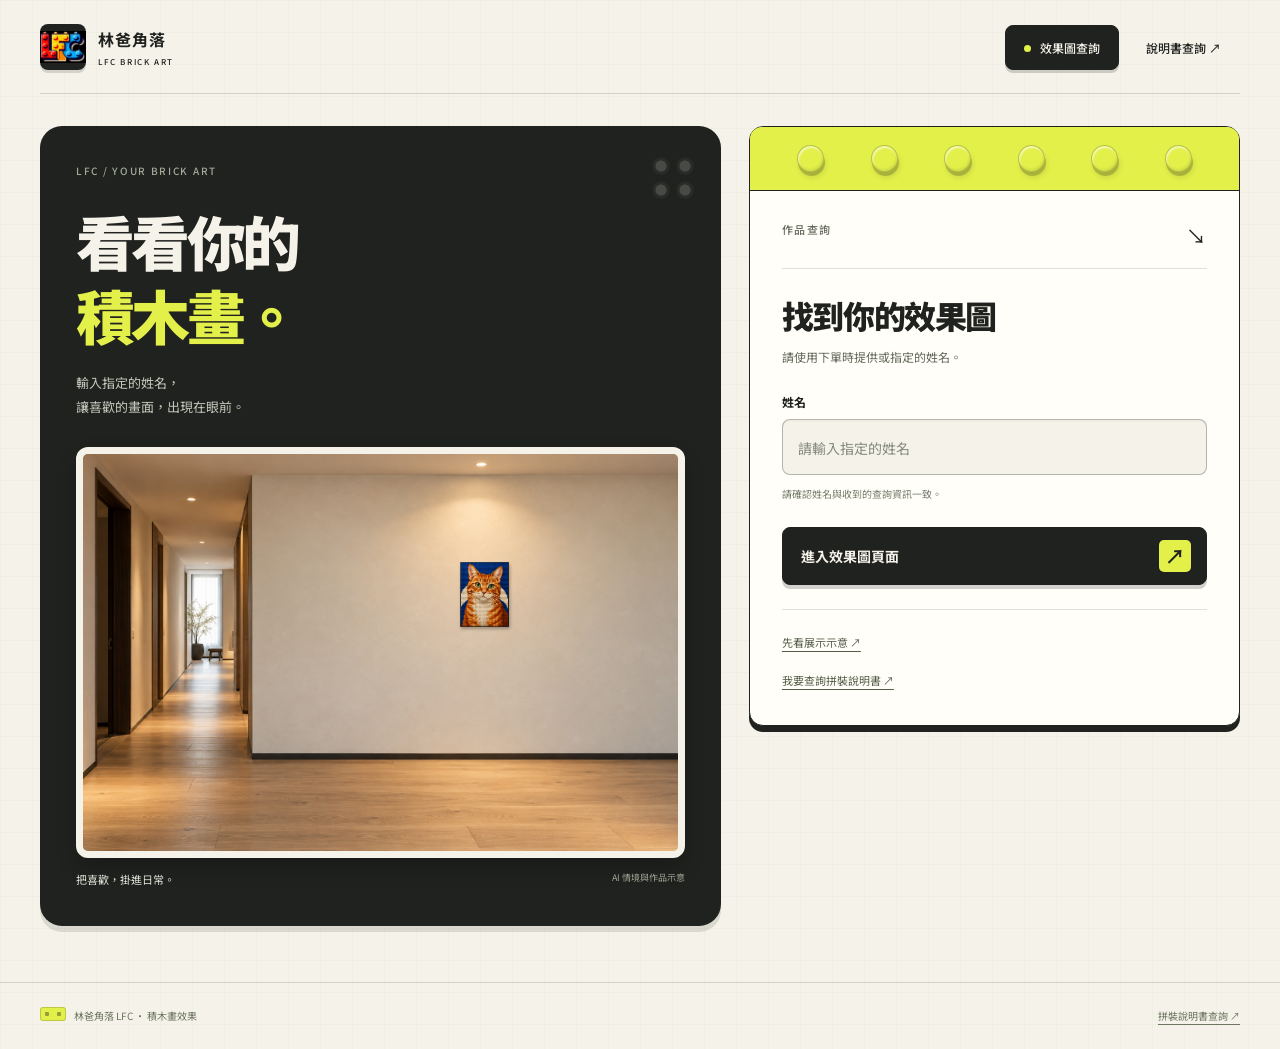
<file: brick-preview.html>
<!doctype html>
<html lang="zh-Hant">
<head>
  <meta charset="utf-8"><meta name="viewport" content="width=device-width,initial-scale=1">
  <title>LFC 積木畫效果｜姓名查詢</title>
  <meta name="description" content="輸入指定姓名，查看林爸角落 LFC 積木畫效果圖與走廊展示情境。">
  <link rel="preconnect" href="https://fonts.googleapis.com"><link rel="preconnect" href="https://fonts.gstatic.com" crossorigin>
  <link href="https://fonts.googleapis.com/css2?family=Noto+Sans+TC:wght@400;500;700;900&display=swap" rel="stylesheet">
  <link rel="stylesheet" href="customer-effect.css?v=b-query-3">
  <script defer src="customer-effect.js?v=b-query-3"></script>
<link rel="stylesheet" href="brick-theme.css?v=brick-1">
</head>
<body class="brick-design">
  <a class="skip-link" href="#name">跳至姓名查詢</a>
  <header class="site-header"><a class="brand" href="brick-preview.html" aria-label="LFC 積木畫效果查詢首頁"><img src="direction-logo.png" alt="LFC" width="48" height="48"><span>林爸角落<small>LFC BRICK ART</small></span></a><nav aria-label="客戶服務"><a href="brick-preview.html" aria-current="page">效果圖查詢</a><a href="https://ricksgemini0857.github.io/lfc-manual-query-system/brick-preview.html">說明書查詢 ↗</a></nav></header>
  <main id="main-container" class="max-w-md" data-view="lookup">
    <section id="login-view" class="lookup-layout" aria-labelledby="lookup-title">
      <div class="lookup-story"><p class="eyebrow">LFC / YOUR BRICK ART</p><h1 id="lookup-title"><span class="title-line">看看你的</span><span class="title-line">積木<span>畫。</span></span></h1><p class="story-intro">輸入指定的姓名，<br>讓喜歡的畫面，出現在眼前。</p><figure class="story-room"><div class="room-composition"><img class="room-photo" src="hallway-room.png" alt="暖白牆與木地板的走廊展示示意" width="1536" height="1024"><div class="sample-frame"><img src="direction-art.png" alt="海報大小的橘貓積木畫 AI 示意" width="1122" height="1402"></div></div><figcaption><span>把喜歡，掛進日常。</span><small>AI 情境與作品示意</small></figcaption></figure></div>
      <form class="lookup-panel" id="customer-lookup-form" aria-labelledby="form-title"><div class="stud-rail" aria-hidden="true"><span></span><span></span><span></span><span></span><span></span><span></span></div><p class="panel-index">作品查詢 <span>↘</span></p><h2 id="form-title">找到你的效果圖</h2><p class="form-help">請使用下單時提供或指定的姓名。</p><label for="name">姓名</label><input id="name" name="name" type="text" autocomplete="name" aria-required="true" placeholder="請輸入指定的姓名" aria-describedby="name-hint"><p id="name-hint" class="input-hint">請確認姓名與收到的查詢資訊一致。</p><button type="button" id="search-btn" class="search-button"><span>進入效果圖頁面</span><span aria-hidden="true">↗</span></button><div id="login-result" role="status" aria-live="polite" aria-atomic="true"></div><div class="panel-links"><a href="?demo=1">先看展示示意 ↗</a><a href="https://ricksgemini0857.github.io/lfc-manual-query-system/brick-preview.html">我要查詢拼裝說明書 ↗</a></div></form>
    </section>
    <section id="gallery-view" class="hidden" aria-labelledby="gallery-title"><div class="gallery-heading"><div><p class="eyebrow">LFC / YOUR ARTWORK</p><h1 id="gallery-title" tabindex="-1"></h1><p>點擊作品，看看走廊情境；也能放大查看完整原圖。</p></div><button type="button" id="back-btn" class="back-button">← 返回姓名查詢</button></div><p id="gallery-demo-notice" class="demo-notice hidden" role="status">展示示意｜以下為 AI 示意作品，非客戶訂單。</p><div id="gallery-grid"></div></section>
  </main>
  <footer class="site-footer"><span>林爸角落 LFC · 積木畫效果</span><a href="https://ricksgemini0857.github.io/lfc-manual-query-system/brick-preview.html">拼裝說明書查詢 ↗</a></footer>
  <dialog id="customer-art-dialog" aria-labelledby="customer-art-title"><div class="viewer-header"><div><p class="eyebrow">LFC / ART VIEWER</p><h2 id="customer-art-title">積木畫效果</h2></div><button type="button" id="close-art" aria-label="關閉作品預覽">關閉 ✕</button></div><div class="viewer-stage" data-mode="room"><div class="viewer-room"><img class="room-photo" src="hallway-room.png" alt="AI 走廊展示情境" width="1536" height="1024"><div class="room-mounted"><img class="room-art" alt="積木畫在走廊牆上的展示"></div></div><img class="detail-art" alt="完整積木畫效果圖"></div><div class="viewer-controls"><div class="mode-options" aria-label="作品展示方式"><button type="button" data-view-mode="room" aria-pressed="true">走廊情境</button><button type="button" data-view-mode="detail" aria-pressed="false">原圖細節</button></div><a id="viewer-original" target="_blank" rel="noopener noreferrer">開啟原圖 ↗</a></div><div class="viewer-crop-controls"><label for="room-crop">走廊取圖</label><select id="room-crop"><option value="auto">自動取左圖／上圖</option><option value="left">只取左圖</option><option value="top">只取上圖</option><option value="full">顯示整張</option></select></div><p id="viewer-status" class="viewer-status" role="status">AI 情境以長邊 60 公分、牆高 260 公分示意；實際尺寸以訂單為準。</p></dialog>
  <script>
        // --- 設定區 ---
        // ！！！請將下方網址替換成您在步驟二複製的 "全新" 網頁應用程式網址！！！
        const SCRIPT_URL = "https://script.google.com/macros/s/AKfycbw3UP_fUUUfDJi9cS-wdixuxiE3gY-Vf-ivAGoVt5IyaMaoc3_U64BIWHE-mjH_p8AS/exec";

        document.addEventListener("DOMContentLoaded", () => {
            const mainContainer = document.getElementById("main-container");
            const loginView = document.getElementById("login-view");
            const galleryView = document.getElementById("gallery-view");
            const nameInput = document.getElementById("name");
            const searchBtn = document.getElementById("search-btn");
            const backBtn = document.getElementById("back-btn");
            const loginResult = document.getElementById("login-result");
            const galleryGrid = document.getElementById("gallery-grid");
            const galleryTitle = document.getElementById("gallery-title");

            function getGoogleDriveFileId(url) {
                if (!url) return null;
                let match = url.match(/d\/(.*?)(?:\/view|\?|$)/);
                if (match && match[1]) return match[1];
                match = url.match(/id=([^&]+)/);
                if (match && match[1]) return match[1];
                return null;
            }
            
            async function loadThumbnails() {
                const cards = document.querySelectorAll(".gallery-card[data-fileid]");
                for (const card of cards) {
                    const fileId = card.dataset.fileid;
                    const remark = card.dataset.remark || "";
                    try {
                        const response = await fetch(`${SCRIPT_URL}?action=getThumbnail&id=${fileId}`);
                        const result = await response.json();
                        if (result.status === "success") {
                            // 主要修改點: 圖片改為完整顯示 (object-contain)
                            card.classList.remove("grid", "place-items-center", "aspect-square"); // 移除佔位樣式
                            card.innerHTML = `
                                <a href="https://drive.google.com/uc?id=${fileId}" target="_blank" class="block aspect-square bg-black/20 rounded-t-lg">
                                    <img src="${result.imageUrl}" alt="作品縮圖" class="w-full h-full object-contain">
                                </a>
                                ${remark ? `<div class="p-3 text-sm text-center text-gray-300 bg-black/20 rounded-b-lg">${remark}</div>` : ""}
                            `;
                        } else {
                            card.innerHTML = `<div class="p-4 text-center text-xs text-red-400">縮圖載入失敗</div>`;
                        }
                    } catch (error) {
                         card.innerHTML = `<div class="p-4 text-center text-xs text-red-400">縮圖載入失敗</div>`;
                    }
                }
            }

            searchBtn.addEventListener("click", async () => {
                const name = nameInput.value.trim();
                if (!name) {
                    loginResult.innerHTML = `<p class="text-red-400 font-semibold">請務必填寫姓名！</p>`;
                    return;
                }
                
                if (SCRIPT_URL === "YOUR_NEW_APPS_SCRIPT_URL") {
                    loginResult.innerHTML = `<p class="text-red-400 font-semibold">錯誤：網站尚未設定完成。</p>`;
                    return;
                }

                loginResult.innerHTML = `
                    <div class="flex justify-center items-center flex-col gap-4">
                        <div class="loader"></div>
                        <p class="text-gray-300">正在驗證身份...</p>
                    </div>`;

                try {
                    const response = await fetch(`${SCRIPT_URL}?name=${encodeURIComponent(name)}`);
                    const result = await response.json();

                    if (result.status === "success" && result.data && result.data.length > 0) {
                        galleryTitle.textContent = `${result.data[0].name} 的積木畫效果展示`;
                        galleryGrid.innerHTML = "";
                        
                        result.data.forEach(entry => {
                            const urls = entry.fileUrl.split(",");
                            const remarks = (entry.remarks || "").split(",");

                            urls.forEach((url, index) => {
                                const trimmedUrl = url.trim();
                                if (trimmedUrl) {
                                    const fileId = getGoogleDriveFileId(trimmedUrl);
                                    if (fileId) {
                                        const remark = remarks[index] ? remarks[index].trim() : "";
                                        // 建立卡片佔位符
                                        const cardElement = document.createElement("div");
                                        cardElement.className = "gallery-card block rounded-lg";
                                        cardElement.dataset.fileid = fileId;
                                        cardElement.dataset.remark = remark;
                                        cardElement.innerHTML = `<div class="aspect-square grid place-items-center"><div class="card-loader w-8 h-8 border-2 rounded-full animate-spin"></div></div>`;
                                        galleryGrid.appendChild(cardElement);
                                    }
                                }
                            });
                        });
                        
                        mainContainer.classList.remove("max-w-md");
                        mainContainer.classList.add("max-w-5xl");
                        loginView.classList.add("hidden");
                        galleryView.classList.remove("hidden");

                        loadThumbnails(); // 開始載入縮圖

                    } else {
                        loginResult.innerHTML = `<p class="text-orange-400 font-semibold">${result.message || "找不到此姓名的作品。"} (後端版本: ${result.script_version || "未知"})</p>`;
                    }
                } catch (error) {
                    console.error("查詢失敗:", error);
                    loginResult.innerHTML = `<p class="text-red-400 font-semibold">查詢失敗，請檢查網路連線。</p>`;
                }
            });
            
            backBtn.addEventListener("click", () => {
                mainContainer.classList.remove("max-w-5xl");
                mainContainer.classList.add("max-w-md");
                galleryView.classList.add("hidden");
                loginView.classList.remove("hidden");
                loginResult.innerHTML = "";
                nameInput.value = "";
            });
        });
    </script>
</body>
</html>
</file>
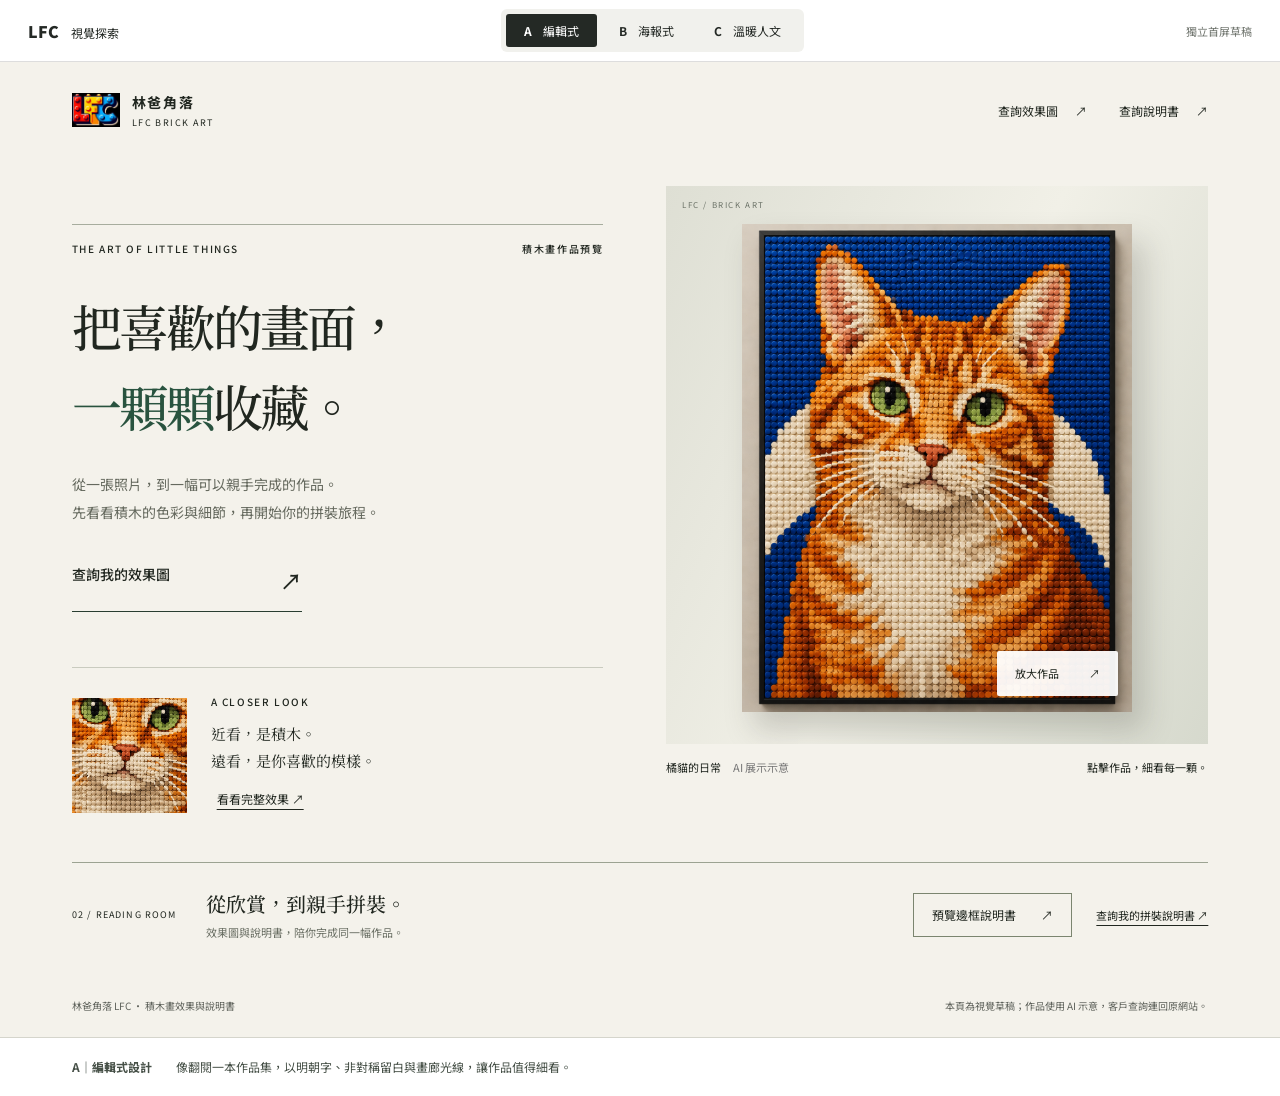
<file: directions.html>
<!doctype html>
<html lang="zh-Hant">
<head>
  <meta charset="utf-8">
  <meta name="viewport" content="width=device-width,initial-scale=1">
  <meta name="robots" content="noindex">
  <title>LFC 積木畫｜三種視覺方向</title>
  <script>document.documentElement.dataset.style=['a','b','c'].includes(new URLSearchParams(location.search).get('style'))?new URLSearchParams(location.search).get('style'):'a';</script>
  <link rel="preconnect" href="https://fonts.googleapis.com">
  <link rel="preconnect" href="https://fonts.gstatic.com" crossorigin>
  <link href="https://fonts.googleapis.com/css2?family=Noto+Sans+TC:wght@400;500;700;900&family=Noto+Serif+TC:wght@500;600;700&display=swap" rel="stylesheet">
  <link rel="stylesheet" href="directions.css">
  <script defer src="directions.js"></script>
</head>
<body>
  <aside class="compare" aria-label="視覺草稿比較">
    <span class="compare-label">LFC <span>視覺探索</span></span>
    <nav aria-label="切換設計版本">
      <a href="?style=a" data-variant="a"><b>A</b> 編輯式</a>
      <a href="?style=b" data-variant="b"><b>B</b> 海報式</a>
      <a href="?style=c" data-variant="c"><b>C</b> 溫暖人文</a>
    </nav>
    <span class="compare-status">獨立首屏草稿</span>
  </aside>
  <a class="skip" href="#main">跳至主要內容</a>
  <header class="header">
    <a class="brand" href="directions.html" aria-label="LFC 積木畫預覽首頁"><img src="direction-logo.png" alt="LFC" width="52" height="52"><span>林爸角落<span>LFC BRICK ART</span></span></a>
    <nav class="site-nav" aria-label="客戶服務">
      <a href="https://ricksgemini0857.github.io/lfc-block-painting-effect/" target="_blank" rel="noopener">查詢效果圖 <span>↗</span></a>
      <a href="https://ricksgemini0857.github.io/lfc-manual-query-system/" target="_blank" rel="noopener">查詢說明書 <span>↗</span></a>
    </nav>
  </header>
  <main id="main">
    <section class="version editorial" aria-labelledby="title-a">
      <div class="editorial-copy">
        <p class="eyebrow">THE ART OF LITTLE THINGS <span>積木畫作品預覽</span></p>
        <h1 id="title-a">把喜歡的畫面，<br><em>一顆顆</em>收藏。</h1>
        <p class="intro">從一張照片，到一幅可以親手完成的作品。<br>先看看積木的色彩與細節，再開始你的拼裝旅程。</p>
        <a class="text-action" href="https://ricksgemini0857.github.io/lfc-block-painting-effect/" target="_blank" rel="noopener">查詢我的效果圖 <span>↗</span></a>
        <div class="editorial-detail"><button class="detail-photo" data-open-art aria-label="放大查看積木顆粒細節"><img src="direction-art.png" alt="橘貓積木畫的顆粒細節" width="1122" height="1402"></button><div><span class="eyebrow">A CLOSER LOOK</span><p>近看，是積木。<br>遠看，是你喜歡的模樣。</p><button class="small-link" data-open-art>看看完整效果 ↗</button></div></div>
      </div>
      <figure class="editorial-figure">
        <div class="editorial-wall"><span class="wall-index">LFC / BRICK ART</span><button class="art-button" data-open-art aria-label="放大橘貓積木畫示意"><img src="direction-art.png" alt="黑框橘貓積木畫，藍色背景與可見的圓形積木顆粒" width="1122" height="1402"><span class="image-cta">放大作品 <span>↗</span></span></button></div>
        <figcaption><span>橘貓的日常 <small>AI 展示示意</small></span><span>點擊作品，細看每一顆。</span></figcaption>
      </figure>
      <div class="editorial-document"><span class="folio">02 / READING ROOM</span><div><h2>從欣賞，到親手拼裝。</h2><p>效果圖與說明書，陪你完成同一幅作品。</p></div><button class="document-link" data-open-pdf>預覽邊框說明書 <span>↗</span></button><a class="small-link" href="https://ricksgemini0857.github.io/lfc-manual-query-system/" target="_blank" rel="noopener">查詢我的拼裝說明書 ↗</a></div>
    </section>

    <section class="version poster" aria-labelledby="title-b">
      <div class="poster-top"><p>小小積木。<br>大大喜歡。</p><span>PHOTOS INTO<br>BRICK ART ↘</span></div>
      <div class="poster-main">
        <div class="poster-copy"><p class="eyebrow">LFC 積木畫效果預覽</p><h1 id="title-b">喜歡，<br>就<span>拼</span><br>出來。</h1><p class="poster-desc">讓照片走出螢幕。<br>把喜歡的模樣，拼成看得見的日常。</p></div>
        <figure class="poster-figure"><span class="poster-side">LOOK CLOSER. BUILD SOMETHING YOU LOVE.</span><button class="art-button" data-open-art aria-label="放大海報中的橘貓積木畫"><img src="direction-art.png" alt="橘貓積木畫示意，以海報般的大幅作品呈現" width="1122" height="1402"><span class="poster-round">點擊<br>放大 ↗</span></button><figcaption><span>橘貓的日常</span><small>AI 展示示意 · 非客戶訂單</small></figcaption></figure>
      </div>
      <div class="poster-actions"><a href="https://ricksgemini0857.github.io/lfc-block-painting-effect/" target="_blank" rel="noopener"><span>看見你的作品</span><strong>查詢效果圖 ↗</strong></a><a href="https://ricksgemini0857.github.io/lfc-manual-query-system/" target="_blank" rel="noopener"><span>準備開始動手</span><strong>查詢說明書 ↗</strong></a><button data-open-pdf><span>先了解怎麼拼</span><strong>預覽邊框 PDF ↗</strong></button></div>
    </section>

    <section class="version humanist" aria-labelledby="title-c">
      <div class="desk-scene"><span class="desk-note">給喜歡動手的你</span><div class="green-mat"><span>PIECE BY PIECE</span></div><figure class="paper-photo"><button class="art-button" data-open-art aria-label="放大工作桌上的橘貓積木畫"><img src="direction-art.png" alt="像相紙般放在溫暖工作桌上的橘貓積木畫示意" width="1122" height="1402"></button><figcaption>橘貓的日常 <span>AI 展示示意</span></figcaption></figure><button class="desk-caption" data-open-art>把畫面放大，<br>看看積木的小細節。 <span>↗</span></button></div>
      <div class="humanist-copy"><p class="eyebrow">在林爸角落，慢慢拼出喜歡。</p><h1 id="title-c">讓喜歡的日常，<br>有了<span>積木的溫度。</span></h1><p class="intro">一張熟悉的照片，一段動手的時光。<br>先看看作品，再跟著說明書，<br class="desktop-break">把屬於你的畫面慢慢拼起來。</p><div class="humanist-tasks"><a href="https://ricksgemini0857.github.io/lfc-block-painting-effect/" target="_blank" rel="noopener"><span class="task-number">01</span><span><strong>看看我的效果圖</strong><small>輸入姓名，找到你的作品。</small></span><span class="task-arrow">↗</span></a><a href="https://ricksgemini0857.github.io/lfc-manual-query-system/" target="_blank" rel="noopener"><span class="task-number">02</span><span><strong>打開我的拼裝說明書</strong><small>依原有姓名與電話查詢。</small></span><span class="task-arrow">↗</span></a></div><div class="humanist-pdf"><span class="pdf-spine">PDF</span><div><h2>開始之前，先認識邊框。</h2><p>把說明書放在手邊，照著步驟慢慢來。</p><button class="small-link" data-open-pdf>翻開邊框組裝說明書 ↗</button></div></div></div>
    </section>
  </main>
  <footer><span>林爸角落 LFC · 積木畫效果與說明書</span><span>本頁為視覺草稿；作品使用 AI 示意，客戶查詢連回原網站。</span></footer>
  <div class="concept" role="note"><b id="concept-name"></b><span id="concept-text"></span></div>

  <dialog id="art-dialog" aria-labelledby="art-title"><div class="dialog-bar"><div><span class="eyebrow">LFC ART VIEWER</span><h2 id="art-title">橘貓的日常 <small>AI 展示示意</small></h2></div><button data-close aria-label="關閉作品預覽">關閉 ✕</button></div><div class="art-stage" data-background="gallery"><img src="direction-art.png" alt="完整橘貓積木畫示意" width="1122" height="1402"></div><div class="viewer-footer"><span>展示背景</span><div class="background-options"><button data-background="gallery" aria-pressed="true">展廳</button><button data-background="warm" aria-pressed="false">暖牆</button><button data-background="dark" aria-pressed="false">暗場</button></div><span class="viewer-hint">此為 AI 視覺示意，非實際客戶成品。</span></div></dialog>
  <dialog id="pdf-dialog" aria-labelledby="pdf-title"><div class="dialog-bar"><div><span class="eyebrow">LFC READING DESK</span><h2 id="pdf-title">邊框組裝說明書</h2></div><button data-close aria-label="關閉說明書預覽">關閉 ✕</button></div><div class="pdf-stage"><iframe title="邊框組裝說明書 PDF" data-src="https://drive.google.com/file/d/1Oe4gyfuH852CJW76j0SpsoaL0wOfd0qM/preview" allow="fullscreen"></iframe></div><div class="viewer-footer"><p>若內嵌文件無法顯示，可在新分頁開啟。</p><a href="https://drive.google.com/file/d/1Oe4gyfuH852CJW76j0SpsoaL0wOfd0qM/view" target="_blank" rel="noopener">開啟原始 PDF ↗</a><a href="https://ricksgemini0857.github.io/lfc-manual-query-system/" target="_blank" rel="noopener">查詢我的說明書 ↗</a></div></dialog>
</body>
</html>
</file>
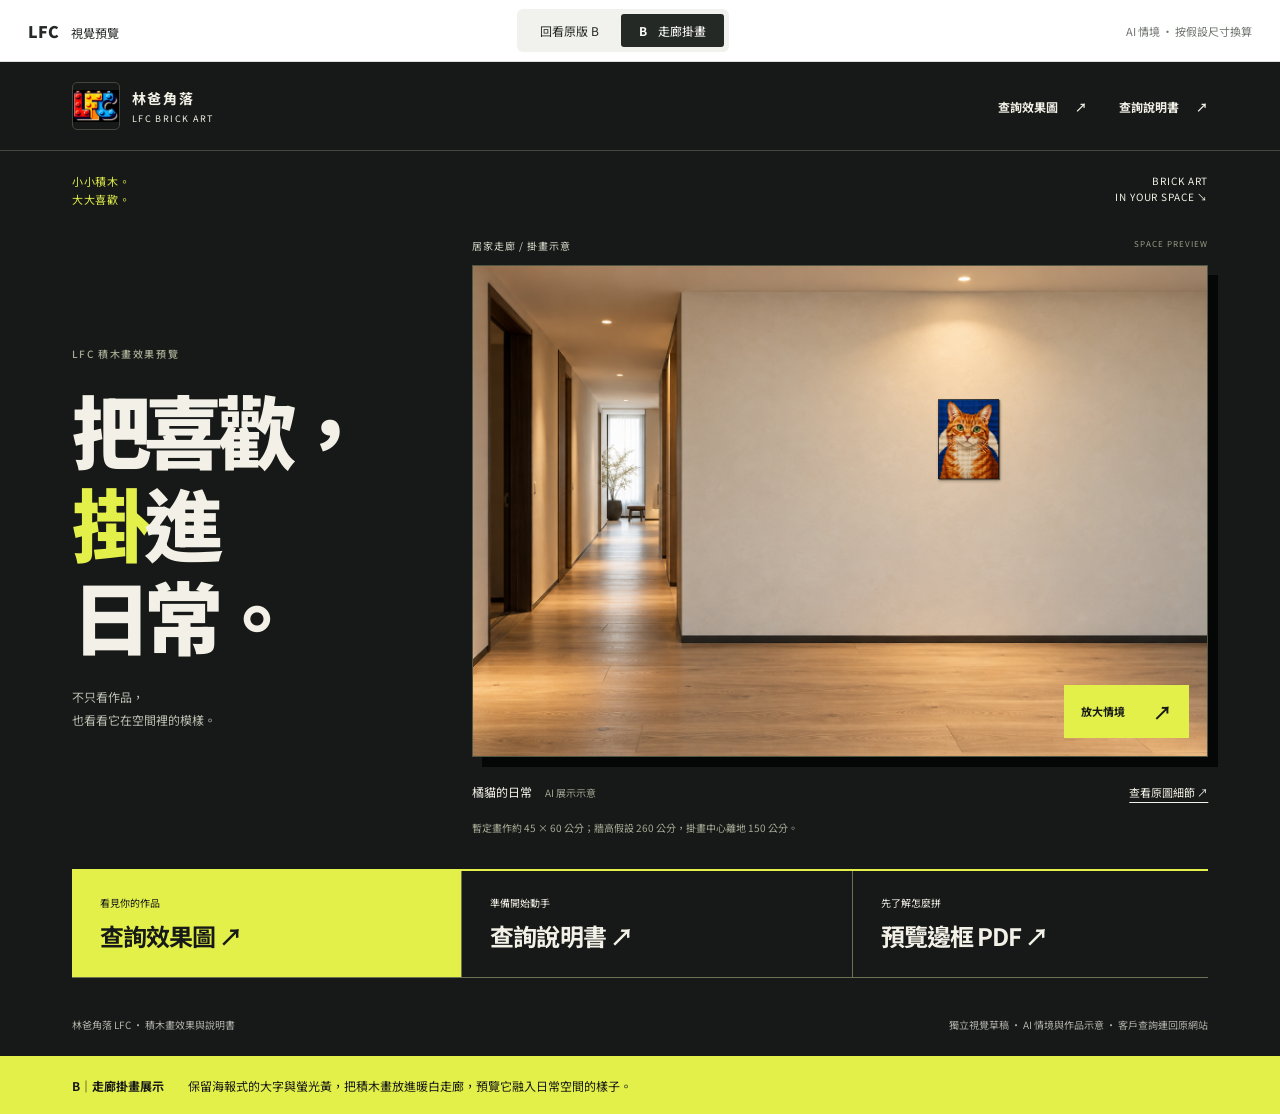
<file: hallway.html>
<!doctype html>
<html lang="zh-Hant" data-style="b">
<head>
  <meta charset="utf-8"><meta name="viewport" content="width=device-width,initial-scale=1"><meta name="robots" content="noindex">
  <title>B｜走廊掛畫示意 · LFC 積木畫</title>
  <link rel="preconnect" href="https://fonts.googleapis.com"><link rel="preconnect" href="https://fonts.gstatic.com" crossorigin>
  <link href="https://fonts.googleapis.com/css2?family=Noto+Sans+TC:wght@400;500;700;900&display=swap" rel="stylesheet">
  <link rel="stylesheet" href="directions.css"><link rel="stylesheet" href="hallway.css?v=poster-scale">
  <script defer src="directions.js"></script><script defer src="hallway.js?v=poster-scale"></script>
</head>
<body>
  <aside class="compare" aria-label="獨立視覺預覽"><span class="compare-label">LFC <span>視覺預覽</span></span><nav aria-label="預覽版本"><a href="directions.html?style=b">回看原版 B</a><a href="hallway.html" data-variant="b"><b>B</b> 走廊掛畫</a></nav><span class="compare-status">AI 情境 · 按假設尺寸換算</span></aside>
  <a class="skip" href="#main">跳至主要內容</a>
  <header class="header"><a class="brand" href="hallway.html" aria-label="LFC 積木畫預覽首頁"><img src="direction-logo.png" alt="LFC" width="52" height="52"><span>林爸角落<span>LFC BRICK ART</span></span></a><nav class="site-nav" aria-label="客戶服務"><a href="https://ricksgemini0857.github.io/lfc-block-painting-effect/" target="_blank" rel="noopener">查詢效果圖 <span>↗</span></a><a href="https://ricksgemini0857.github.io/lfc-manual-query-system/" target="_blank" rel="noopener">查詢說明書 <span>↗</span></a></nav></header>
  <main id="main">
    <section class="poster hallway-poster" aria-labelledby="hallway-title">
      <div class="poster-top"><p>小小積木。<br>大大喜歡。</p><span>BRICK ART<br>IN YOUR SPACE ↘</span></div>
      <div class="poster-main">
        <div class="poster-copy"><p class="eyebrow">LFC 積木畫效果預覽</p><h1 id="hallway-title">把喜歡，<br><span>掛</span>進<br>日常。</h1><p class="poster-desc">不只看作品，<br>也看看它在空間裡的模樣。</p></div>
        <figure class="hallway-figure">
          <div class="scene-heading"><span>居家走廊 / 掛畫示意</span><span>SPACE PREVIEW</span></div>
          <button class="hallway-scene" data-open-art aria-label="放大走廊掛畫情境"><img class="hallway-background" src="hallway-room.png" alt="暖白牆面、木地板與柔和燈光的居家走廊" width="1536" height="1024"><span class="mounted-frame" aria-hidden="true"><img src="direction-art.png" alt="" width="1122" height="1402"></span><span class="scene-open">放大情境 <span>↗</span></span></button>
          <figcaption><span>橘貓的日常 <small>AI 展示示意</small></span><button class="original-link" data-open-original>查看原圖細節 ↗</button></figcaption>
          <p class="scene-note" data-scale-note>暫定畫作約 45 × 60 公分；牆高假設 260 公分，掛畫中心離地 150 公分。</p>
        </figure>
      </div>
      <div class="poster-actions"><a href="https://ricksgemini0857.github.io/lfc-block-painting-effect/" target="_blank" rel="noopener"><span>看見你的作品</span><strong>查詢效果圖 ↗</strong></a><a href="https://ricksgemini0857.github.io/lfc-manual-query-system/" target="_blank" rel="noopener"><span>準備開始動手</span><strong>查詢說明書 ↗</strong></a><button data-open-pdf><span>先了解怎麼拼</span><strong>預覽邊框 PDF ↗</strong></button></div>
    </section>
  </main>
  <footer><span>林爸角落 LFC · 積木畫效果與說明書</span><span>獨立視覺草稿 · AI 情境與作品示意 · 客戶查詢連回原網站</span></footer>
  <div class="concept" role="note"><b id="concept-name"></b><span id="concept-text"></span></div>
  <dialog id="art-dialog" aria-labelledby="art-title"><div class="dialog-bar"><div><span class="eyebrow">LFC · SPACE PREVIEW</span><h2 id="art-title">橘貓的日常 <small>AI 展示示意</small></h2></div><button data-close aria-label="關閉作品預覽">關閉 ✕</button></div><div class="art-stage" data-background="corridor"><div class="hallway-room"><img class="room-background" src="hallway-room.png" alt="居家走廊情境" width="1536" height="1024"><div class="mounted-frame"><img src="direction-art.png" alt="掛在走廊牆上的橘貓積木畫示意" width="1122" height="1402"></div></div></div><div class="viewer-footer"><div class="background-options" aria-label="作品展示方式"><button data-background="corridor" aria-pressed="true">走廊情境</button><button data-background="dark" aria-pressed="false">原圖細節</button></div><span class="viewer-hint">暫定畫高 60 公分／牆高 260 公分；切換原圖可看細節。</span></div></dialog>
  <dialog id="pdf-dialog" aria-labelledby="pdf-title"><div class="dialog-bar"><div><span class="eyebrow">LFC READING DESK</span><h2 id="pdf-title">邊框組裝說明書</h2></div><button data-close aria-label="關閉說明書預覽">關閉 ✕</button></div><div class="pdf-stage"><iframe title="邊框組裝說明書 PDF" data-src="https://drive.google.com/file/d/1Oe4gyfuH852CJW76j0SpsoaL0wOfd0qM/preview" allow="fullscreen"></iframe></div><div class="viewer-footer"><p>若內嵌文件無法顯示，可在新分頁開啟。</p><a href="https://drive.google.com/file/d/1Oe4gyfuH852CJW76j0SpsoaL0wOfd0qM/view" target="_blank" rel="noopener">開啟原始 PDF ↗</a><a href="https://ricksgemini0857.github.io/lfc-manual-query-system/" target="_blank" rel="noopener">查詢我的說明書 ↗</a></div></dialog>
</body>
</html>
</file>
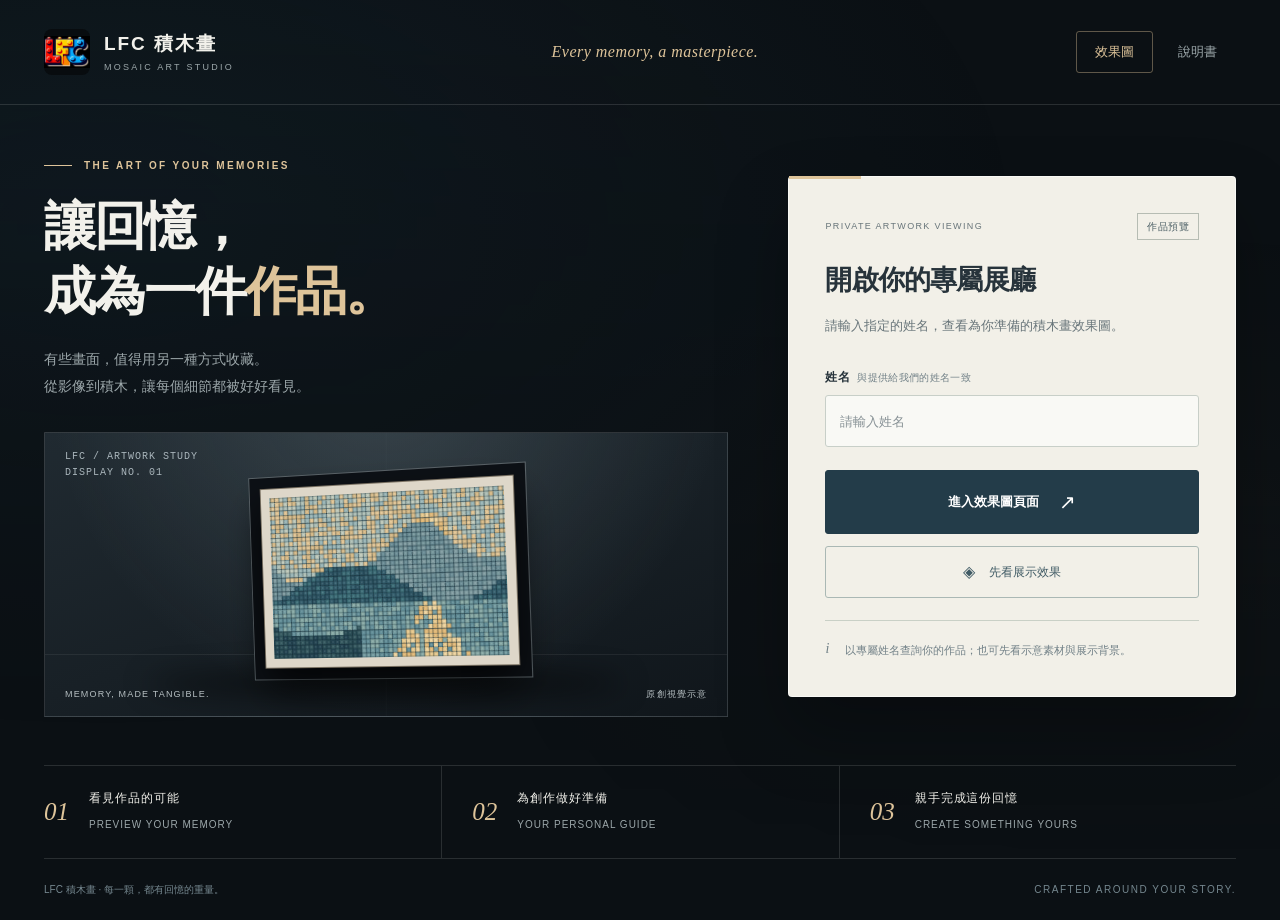
<file: preview.html>
<!DOCTYPE html>
<html lang="zh-Hant">
<head>
<meta charset="UTF-8">
<meta name="viewport" content="width=device-width,initial-scale=1">
<meta name="theme-color" content="#0b1014">
<meta name="description" content="LFC 積木畫專屬作品展廳，查看為你準備的積木畫效果。">
<title>LFC 積木畫效果</title>
<link rel="icon" href="preview-logo.png" type="image/png">
<link rel="stylesheet" href="studio-v2.css?v=20261023">
<script src="studio-v2.js?v=20261023" defer></script>
</head>
<body data-scene="dark">
<a class="skip-link" href="#main-container">跳至查詢內容</a>
<header class="site-header"><a class="brand" href="../lfc-block-painting-effect/preview.html" aria-label="LFC 積木畫首頁"><img src="preview-logo.png" alt="LFC Logo" width="46" height="46"><div><span class="brand-name">LFC 積木畫</span><span class="brand-caption">MOSAIC ART STUDIO</span></div></a><span class="header-signature">Every memory, a masterpiece.</span><nav class="site-nav" aria-label="客戶服務"><a href="../lfc-block-painting-effect/preview.html" aria-current="page">效果圖</a><a href="../lfc-manual-query-system/preview.html">說明書</a></nav></header>
<div class="service-layout"><section class="welcome-panel" aria-labelledby="welcome-heading"><p class="eyebrow">THE ART OF YOUR MEMORIES</p><h1 id="welcome-heading">讓回憶，<br>成為一件<span>作品。</span></h1><p class="welcome-description">有些畫面，值得用另一種方式收藏。<br>從影像到積木，讓每個細節都被好好看見。</p><figure class="hero-stage"><span class="stage-serial">LFC / ARTWORK STUDY<br>DISPLAY NO. 01</span><img class="hero-art" src="studio-art.svg" alt="山湖晨光，原創積木視覺示意，非客戶作品" width="672" height="432"><figcaption><span>MEMORY, MADE TANGIBLE.</span><span>原創視覺示意</span></figcaption></figure></section><main id="main-container" class="service-panel max-w-md"><div id="login-view"><div><div class="service-kicker"><span>PRIVATE ARTWORK VIEWING</span><span class="step-count">作品預覽</span></div><h2 class="panel-heading">開啟你的專屬展廳</h2><p class="panel-description">請輸入指定的姓名，查看為你準備的積木畫效果圖。</p></div><div class="form-fields"><div><label for="name">姓名<span class="field-hint">與提供給我們的姓名一致</span></label><input class="tech-input" type="text" id="name" name="name" placeholder="請輸入姓名" autocomplete="name"></div><button class="tech-button" id="search-btn" type="button"><span>進入效果圖頁面</span><span class="arrow" aria-hidden="true">↗</span></button></div><button type="button" id="demo-btn" class="demo-button"><span aria-hidden="true">◈</span>先看展示效果</button><p class="form-note"><span class="note-mark" aria-hidden="true">i</span><span>以專屬姓名查詢你的作品；也可先看示意素材與展示背景。</span></p><div class="result-feedback" id="login-result" role="status" aria-live="polite"></div></div><div id="gallery-view" class="hidden"><div class="collection-header"><p class="eyebrow">THE PRIVATE COLLECTION</p><h2 id="gallery-title"></h2><p class="collection-description">點擊作品進入裱框展示，也可另開完整原圖。</p></div><div class="display-toolbar"><span>DISPLAY ATMOSPHERE / 展示背景</span><div class="scene-switch" role="group" aria-label="展示背景"><button type="button" data-scene="dark" aria-pressed="true">暗場藝廊</button><button type="button" data-scene="light" aria-pressed="false">柔光展牆</button></div></div><p id="gallery-demo-notice" class="demo-notice"></p><div id="gallery-grid"></div><div class="mt-8 text-center"><button type="button" id="back-btn" class="secondary-button">返回</button></div></div></main></div>
<section class="journey" aria-label="積木畫創作流程"><div class="journey-item"><span class="journey-number">01</span><div><p>看見作品的可能</p><small>PREVIEW YOUR MEMORY</small></div></div><div class="journey-item"><span class="journey-number">02</span><div><p>為創作做好準備</p><small>YOUR PERSONAL GUIDE</small></div></div><div class="journey-item"><span class="journey-number">03</span><div><p>親手完成這份回憶</p><small>CREATE SOMETHING YOURS</small></div></div></section>
<footer class="site-footer"><span>LFC 積木畫 · 每一顆，都有回憶的重量。</span><span>CRAFTED AROUND YOUR STORY.</span></footer>
<script>
        // --- 設定區 ---
        // ！！！請將下方網址替換成您在步驟二複製的 "全新" 網頁應用程式網址！！！
        const SCRIPT_URL = "https://script.google.com/macros/s/AKfycbw3UP_fUUUfDJi9cS-wdixuxiE3gY-Vf-ivAGoVt5IyaMaoc3_U64BIWHE-mjH_p8AS/exec";

        document.addEventListener("DOMContentLoaded", () => {
            const mainContainer = document.getElementById("main-container");
            const loginView = document.getElementById("login-view");
            const galleryView = document.getElementById("gallery-view");
            const nameInput = document.getElementById("name");
            const searchBtn = document.getElementById("search-btn");
            const backBtn = document.getElementById("back-btn");
            const loginResult = document.getElementById("login-result");
            const galleryGrid = document.getElementById("gallery-grid");
            const galleryTitle = document.getElementById("gallery-title");

            function getGoogleDriveFileId(url) {
                if (!url) return null;
                let match = url.match(/d\/(.*?)(?:\/view|\?|$)/);
                if (match && match[1]) return match[1];
                match = url.match(/id=([^&]+)/);
                if (match && match[1]) return match[1];
                return null;
            }
            
            async function loadThumbnails() {
                const cards = document.querySelectorAll(".gallery-card[data-fileid]");
                for (const card of cards) {
                    const fileId = card.dataset.fileid;
                    const remark = card.dataset.remark || "";
                    try {
                        const response = await fetch(`${SCRIPT_URL}?action=getThumbnail&id=${fileId}`);
                        const result = await response.json();
                        if (result.status === "success") {
                            // 主要修改點: 圖片改為完整顯示 (object-contain)
                            card.classList.remove("grid", "place-items-center", "aspect-square"); // 移除佔位樣式
                            card.innerHTML = `
                                <a href="https://drive.google.com/uc?id=${fileId}" target="_blank" class="block aspect-square bg-black/20 rounded-t-lg">
                                    <img src="${result.imageUrl}" alt="作品縮圖" class="w-full h-full object-contain">
                                </a>
                                ${remark ? `<div class="p-3 text-sm text-center text-gray-300 bg-black/20 rounded-b-lg">${remark}</div>` : ""}
                            `;
                        } else {
                            card.innerHTML = `<div class="p-4 text-center text-xs text-red-400">縮圖載入失敗</div>`;
                        }
                    } catch (error) {
                         card.innerHTML = `<div class="p-4 text-center text-xs text-red-400">縮圖載入失敗</div>`;
                    }
                }
            }

            searchBtn.addEventListener("click", async () => {
                const name = nameInput.value.trim();
                if (!name) {
                    loginResult.innerHTML = `<p class="text-red-400 font-semibold">請務必填寫姓名！</p>`;
                    return;
                }
                
                if (SCRIPT_URL === "YOUR_NEW_APPS_SCRIPT_URL") {
                    loginResult.innerHTML = `<p class="text-red-400 font-semibold">錯誤：網站尚未設定完成。</p>`;
                    return;
                }

                loginResult.innerHTML = `
                    <div class="flex justify-center items-center flex-col gap-4">
                        <div class="loader"></div>
                        <p class="text-gray-300">正在驗證身份...</p>
                    </div>`;

                try {
                    const response = await fetch(`${SCRIPT_URL}?name=${encodeURIComponent(name)}`);
                    const result = await response.json();

                    if (result.status === "success" && result.data && result.data.length > 0) {
                        galleryTitle.textContent = `${result.data[0].name} 的積木畫效果展示`;
                        galleryGrid.innerHTML = "";
                        
                        result.data.forEach(entry => {
                            const urls = entry.fileUrl.split(",");
                            const remarks = (entry.remarks || "").split(",");

                            urls.forEach((url, index) => {
                                const trimmedUrl = url.trim();
                                if (trimmedUrl) {
                                    const fileId = getGoogleDriveFileId(trimmedUrl);
                                    if (fileId) {
                                        const remark = remarks[index] ? remarks[index].trim() : "";
                                        // 建立卡片佔位符
                                        const cardElement = document.createElement("div");
                                        cardElement.className = "gallery-card block rounded-lg";
                                        cardElement.dataset.fileid = fileId;
                                        cardElement.dataset.remark = remark;
                                        cardElement.innerHTML = `<div class="aspect-square grid place-items-center"><div class="card-loader w-8 h-8 border-2 rounded-full animate-spin"></div></div>`;
                                        galleryGrid.appendChild(cardElement);
                                    }
                                }
                            });
                        });
                        
                        mainContainer.classList.remove("max-w-md");
                        mainContainer.classList.add("max-w-5xl");
                        loginView.classList.add("hidden");
                        galleryView.classList.remove("hidden");

                        loadThumbnails(); // 開始載入縮圖

                    } else {
                        loginResult.innerHTML = `<p class="text-orange-400 font-semibold">${result.message || "找不到此姓名的作品。"} (後端版本: ${result.script_version || "未知"})</p>`;
                    }
                } catch (error) {
                    console.error("查詢失敗:", error);
                    loginResult.innerHTML = `<p class="text-red-400 font-semibold">查詢失敗，請檢查網路連線。</p>`;
                }
            });
            
            backBtn.addEventListener("click", () => {
                mainContainer.classList.remove("max-w-5xl");
                mainContainer.classList.add("max-w-md");
                galleryView.classList.add("hidden");
                loginView.classList.remove("hidden");
                loginResult.innerHTML = "";
                nameInput.value = "";
            });
        });
    </script>
</body>
</html>
</file>
<file: customer-effect.css>
*{box-sizing:border-box}body{margin:0;background:#171918;color:#f3f1e7;font-family:"Noto Sans TC","Microsoft JhengHei",sans-serif;font-size:14px;-webkit-font-smoothing:antialiased}a{color:inherit;text-decoration:none}button,input{font:inherit}button{cursor:pointer;min-height:44px}button,a,input{transition:background .16s,opacity .16s,border-color .16s}button:focus-visible,a:focus-visible,input:focus-visible{outline:3px solid #a7b51b;outline-offset:5px}a:hover,button:hover{opacity:.85}button:disabled{cursor:wait;opacity:.6}h1,h2,p,figure{margin:0}img{display:block;max-width:100%;height:auto}.hidden{display:none!important}.skip-link{position:absolute;left:20px;top:-100px;padding:12px;background:#e3f04a;color:#171918;z-index:5}.skip-link:focus{top:12px}.site-header{max-width:1440px;margin:auto;padding:24px 5.5%;border-bottom:1px solid #42473a;display:flex;align-items:center;justify-content:space-between;gap:24px}.brand{display:flex;align-items:center;gap:12px;font-weight:700;letter-spacing:.1em}.brand img{width:48px;height:48px;object-fit:contain;border:1px solid #3c4234;border-radius:4px}.brand small{display:block;font-size:9px;font-weight:400;letter-spacing:.16em;margin-top:5px}.site-header nav{display:flex;gap:32px;font-size:12px}.site-header nav a{padding:13px 0}.site-header [aria-current]{color:#e3f04a;border-bottom:2px solid #e3f04a}main{width:89%;max-width:1240px;margin:50px auto 60px;min-height:calc(100dvh - 230px)}.lookup-layout{display:grid;grid-template-columns:1fr .85fr;gap:11%;align-items:start}.eyebrow{font-size:10px;letter-spacing:.16em;color:#aab29a;line-height:1.8}.lookup-story h1{font-size:clamp(48px,5.8vw,80px);font-weight:900;line-height:1.25;letter-spacing:-.055em;margin:20px 0}.lookup-story h1 span{color:#e3f04a}.story-intro{font-size:13px;line-height:1.9;color:#bbc1ad}.story-room{margin-top:28px;max-width:435px}.room-composition,.viewer-room{position:relative;overflow:hidden;background:#bba889}.room-photo{width:100%;height:auto}.sample-frame{position:absolute;left:63.393344%;top:27.088341%;width:8.213311%;aspect-ratio:.753;overflow:hidden;background:#151717;box-shadow:1px 2px 3px #211b1755}.sample-frame img{width:110%;height:auto;max-width:none;position:absolute;left:-5%;top:-1.5%}.story-room figcaption{display:flex;justify-content:space-between;gap:12px;padding-top:11px;font-size:11px;color:#d5d8c9}.story-room small{font-size:9px;color:#929d83}.lookup-panel{background:#f3f1e7;color:#242a21;border-top:5px solid #e3f04a;padding:28px 32px 22px;margin-top:3px}.panel-index{display:flex;justify-content:space-between;font-size:11px;letter-spacing:.08em;border-bottom:1px solid #d1d4c3;padding-bottom:16px;color:#6b725e}.panel-index>span{font-size:19px;color:#343d2b}.lookup-panel h2{font-size:30px;letter-spacing:-.04em;line-height:1.5;margin:23px 0 8px;font-weight:700}.form-help{font-size:12px;line-height:1.9;color:#737b66;margin-bottom:25px}.lookup-panel label{display:block;font-size:13px;font-weight:700;margin-bottom:9px}.lookup-panel input{width:100%;min-width:0;padding:16px 14px;border:1px solid #a1aa8c;border-radius:0;background:#fffef7;color:#20271c;font-size:18px;line-height:1.5}.lookup-panel input::placeholder{color:#939a85;font-size:15px}.input-hint{font-size:10px;color:#7a826d;line-height:1.8;margin:9px 0 23px}.search-button{background:#e3f04a;color:#181e12;width:100%;border:1px solid #c2cc3d;padding:16px 18px;display:flex;justify-content:space-between;align-items:center;gap:14px;font-size:16px;font-weight:700;text-align:left}.search-button>span:last-child{font-size:24px}.panel-links{display:flex;flex-direction:column;align-items:flex-start;gap:6px;border-top:1px solid #d0d4c1;margin-top:20px;padding-top:13px;font-size:11px;color:#626c53}.panel-links>a{padding:7px 0;text-decoration:underline;text-underline-offset:4px}#login-result:not(:empty){margin-top:17px;font-size:12px;line-height:1.8}#login-result .text-red-400{color:#9a3521}#login-result .text-orange-400{color:#8e5d14}.loader,.card-loader{display:inline-block;width:22px;height:22px;border:2px solid #8e9b6b;border-top-color:transparent;border-radius:50%;animation:spin .85s linear infinite;vertical-align:middle;margin-right:8px}#login-result .flex{display:flex;align-items:center;gap:12px}#login-result .loader{flex-shrink:0}.gallery-heading{display:flex;align-items:center;justify-content:space-between;gap:28px;padding-bottom:28px;border-bottom:1px solid #666e53;margin-bottom:28px}.gallery-heading h1{font-size:clamp(26px,3.2vw,44px);font-weight:900;line-height:1.6;letter-spacing:-.04em;margin:8px 0;overflow-wrap:anywhere}.gallery-heading>div>p:last-child{font-size:12px;line-height:1.8;color:#b5beaa}.back-button{white-space:nowrap;background:transparent;color:#e3f04a;border:1px solid #707a52;padding:10px 18px;font-size:12px}.demo-notice{padding:13px 16px;border-left:3px solid #e3f04a;background:#272d1d;color:#dbe8b4;font-size:12px;line-height:1.8;margin-bottom:24px}#gallery-grid{display:grid;grid-template-columns:repeat(auto-fit,minmax(260px,1fr));gap:26px;align-items:start}.gallery-card{border:1px solid #464e39;background:#22271d;overflow:hidden}.gallery-card>a{display:grid;place-items:center;height:300px;padding:20px;position:relative;background:#f0eee3}.gallery-card>a>img{width:100%;height:100%;object-fit:contain;min-height:0}.gallery-card>.p-3{padding:14px 18px;font-size:12px;line-height:1.7;overflow-wrap:anywhere;color:#d2d8c3}.gallery-card .thumb-open{position:absolute;bottom:12px;right:12px;background:#e3f04a;color:#20271a;padding:10px 12px;font-size:10px}.gallery-card>.aspect-square{aspect-ratio:1;display:grid;place-items:center}.gallery-card>.p-4{padding:25px;color:#f1c9b6;font-size:12px}.work-actions{display:flex;border-top:1px solid #48503b}.work-actions button{flex:1;padding:12px 14px;text-align:left;border:0;background:transparent;color:#e3f04a;font-size:12px}.work-actions button+button{border-left:1px solid #48503b;color:#d0d7c3}.site-footer{max-width:1440px;margin:auto;padding:25px 5.5%;border-top:1px solid #414936;display:flex;justify-content:space-between;gap:20px;font-size:10px;color:#9ca98c;line-height:1.8}.site-footer a{text-decoration:underline;text-underline-offset:4px}body.dialog-open{overflow:hidden}dialog{padding:0;border:0;width:min(1100px,94vw);max-width:none;max-height:94dvh;background:#f3f1e7;color:#252d21;box-shadow:0 30px 100px #0008}dialog::backdrop{background:#121a13cf;backdrop-filter:blur(8px)}.viewer-header{display:flex;align-items:center;justify-content:space-between;gap:20px;padding:17px 22px}.viewer-header .eyebrow{color:#77846b;font-size:8px}.viewer-header h2{font-size:16px;font-weight:500;margin-top:3px;overflow-wrap:anywhere}.viewer-header>button{background:none;border:1px solid #d2d7c4;padding:8px 14px;color:#3c4632;font-size:12px;flex-shrink:0}.viewer-stage{height:60dvh;min-height:250px;display:flex;align-items:center;justify-content:center;background:#242b21;padding:0;overflow:hidden}.viewer-room{width:min(100%,90dvh);aspect-ratio:1.5}.room-mounted{position:absolute;left:var(--mounted-left,63.393344%);top:var(--mounted-top,27.088341%);width:var(--mounted-width,8.213311%);aspect-ratio:var(--mounted-aspect,.753);box-shadow:1px 2px 3px #211b1755;background:#171a15;overflow:hidden}.room-art{width:100%;height:100%;object-fit:contain}.detail-art{display:none;max-width:100%;width:auto;height:100%;object-fit:contain}.viewer-stage[data-mode=detail]{padding:20px;background:radial-gradient(ellipse at 50% 30%,#414c39,#121b13 78%)}.viewer-stage[data-mode=detail] .viewer-room{display:none}.viewer-stage[data-mode=detail] .detail-art{display:block}dialog[data-sample=true] .room-art{width:110%;height:auto;max-width:none;position:absolute;left:-5%;top:-1.5%}.viewer-controls{display:flex;align-items:center;justify-content:space-between;gap:16px;padding:13px 20px 6px;font-size:11px}.mode-options{display:flex;gap:5px}.mode-options button{background:transparent;border:1px solid #a1ad8c;padding:8px 15px;color:#485639;font-size:11px}.mode-options [aria-pressed=true]{background:#e3f04a;border-color:#c1cc37;color:#232b17}.viewer-controls>a{text-decoration:underline;text-underline-offset:4px;padding:10px 0}.viewer-status{font-size:10px;color:#6f7b62;line-height:1.8;padding:6px 20px 16px}@keyframes spin{to{transform:rotate(360deg)}}
@media(max-width:950px){.lookup-layout{gap:6%;grid-template-columns:1fr 1fr}.lookup-panel{padding:24px}.lookup-story h1{font-size:55px}.lookup-panel h2{font-size:25px}main{margin-top:35px}.story-room{margin-top:30px}}
@media(max-width:700px){.site-header{padding:18px 22px;gap:16px}.brand{font-size:12px;gap:8px;letter-spacing:.05em}.brand img{width:37px;height:37px}.brand small{font-size:7px}.site-header nav{gap:16px;font-size:10px}.site-header nav a{padding:10px 0}main{width:auto;margin:28px 22px 36px;min-height:calc(100dvh - 180px)}.lookup-layout{display:flex;flex-direction:column;gap:28px}.lookup-story{width:100%;display:grid;grid-template-columns:1fr .88fr;column-gap:18px;align-items:end}.lookup-story>.eyebrow{grid-column:1/-1;font-size:8px}.lookup-story h1{font-size:44px;margin:15px 0 0;line-height:1.27}.story-intro{font-size:10px;line-height:1.9;padding-bottom:4px}.story-room{display:none}.lookup-panel{width:100%;padding:21px 22px;margin:0}.lookup-panel h2{font-size:27px;margin-top:20px}.panel-index{font-size:10px;padding-bottom:13px}.form-help{font-size:11px;margin-bottom:23px}.lookup-panel input{font-size:18px;padding:14px}.lookup-panel input::placeholder{font-size:14px}.input-hint{font-size:9px;margin-bottom:20px}.search-button{font-size:14px;padding:14px 16px}.panel-links{font-size:10px;margin-top:17px}.site-footer{padding:22px;display:block;font-size:9px}.site-footer a{display:inline-block;margin-top:9px}.gallery-heading{align-items:flex-start;flex-direction:column;gap:18px;padding-bottom:23px;margin-bottom:22px}.gallery-heading h1{font-size:28px}.gallery-heading>div>p:last-child{font-size:11px}.back-button{font-size:11px;padding:9px 15px}.demo-notice{font-size:10px}#gallery-grid{grid-template-columns:1fr;gap:22px}.gallery-card>a{height:300px;padding:18px}.viewer-header{padding:13px 15px;gap:12px}.viewer-header h2{font-size:14px}.viewer-header>button{font-size:10px;padding:7px 11px}.viewer-stage{height:56dvh;min-height:240px}.viewer-room{width:min(100%,84dvh)}.viewer-controls{padding:12px 13px 6px;gap:10px;font-size:10px}.mode-options button{font-size:10px;padding:8px 12px}.viewer-status{padding:5px 13px 13px;font-size:9px}.viewer-stage[data-mode=detail]{padding:14px}}
.viewer-crop-controls{display:flex;align-items:center;gap:12px;padding:5px 20px 7px;font-size:11px;color:#566348}.viewer-crop-controls[hidden]{display:none}.viewer-crop-controls label{flex-shrink:0}.viewer-crop-controls select{font:inherit;min-height:40px;max-width:100%;width:210px;border:1px solid #a1ad8c;border-radius:0;padding:8px 10px;background:#fffef7;color:#36462c}.viewer-crop-controls select:focus-visible{outline:3px solid #a7b51b;outline-offset:3px}.room-mounted[data-crop=left] .room-art{position:absolute;left:0;top:0;width:200%;max-width:none;height:100%;object-fit:fill}.room-mounted[data-crop=top] .room-art{position:absolute;left:0;top:0;width:100%;height:200%;max-width:none;object-fit:fill}@media(max-width:700px){.viewer-crop-controls{padding:4px 13px 7px;gap:10px;font-size:10px}.viewer-crop-controls select{width:auto;flex:1;min-width:0;min-height:44px}}
html{-webkit-text-size-adjust:100%;text-size-adjust:100%}.lookup-story h1 .title-line{display:block;white-space:nowrap;color:inherit}
@media(max-width:700px){.site-header{padding:16px 20px}.site-header nav{gap:14px}main{margin:22px 20px 30px}.lookup-layout{gap:21px}.lookup-story{display:block}.lookup-story h1{font-size:clamp(28px,8.5vw,36px);line-height:1.25;letter-spacing:-.045em;margin:12px 0 10px}.story-intro{font-size:12px;line-height:1.75;padding:0}.story-intro br{display:none}.lookup-panel{padding:18px 20px}.panel-index{padding-bottom:10px}.lookup-panel h2{font-size:24px;margin:16px 0 6px}.form-help{margin-bottom:18px}.lookup-panel input{font-size:16px;min-height:50px;padding:12px 13px}.input-hint{margin:7px 0 16px}.search-button{min-height:54px;padding:12px 15px}.panel-links{margin-top:15px;padding-top:9px;gap:3px}}
@media(prefers-reduced-motion:reduce){a,button,input{transition:none}.loader,.card-loader{animation:none}}
</file>
<file: storybook.css>
/* 小小積木日常 · original picture-book illustrations and a quiet paper UI. */
.storybook-design{--paper:#faf6ed;--ink:#574b40;--sage:#98a68a;--peach:#e8b49b;background:var(--paper);color:var(--ink);font-family:"Noto Sans TC","Microsoft JhengHei",sans-serif;font-weight:400;background-image:radial-gradient(#574b400b .5px,transparent .7px);background-size:6px 6px}
.storybook-design p{text-wrap:pretty}
.storybook-design .site-header{max-width:1220px;padding:25px 40px;border:0;position:relative;gap:24px}
.storybook-design .site-header::after{content:"";position:absolute;bottom:0;left:40px;right:40px;border-bottom:1px dashed #574b4033}
.storybook-design .brand{gap:12px;font-size:15px;letter-spacing:.09em;font-weight:500}
.storybook-design .brand img{width:44px;height:44px;border:0;border-radius:12px;box-shadow:0 0 0 5px #fffdf8;object-fit:contain}
.storybook-design .brand small{font-size:8px;font-weight:400;letter-spacing:.17em;margin-top:5px;color:#8a7c6f}
.storybook-design .site-header nav{gap:8px;font-size:11px;font-weight:500}
.storybook-design .site-header nav a{display:inline-flex;align-items:center;justify-content:center;padding:12px 18px;min-height:44px;border:1px solid transparent;border-radius:24px;white-space:nowrap}
.storybook-design .site-header nav [aria-current]{background:#e8ecdf;color:var(--ink);border:1px solid #98a68a55}
.storybook-design .site-header nav [aria-current]::before{content:"";width:5px;height:5px;background:#7d906b;border-radius:50%;margin-right:8px}
.storybook-design .site-header nav a:hover{background:#e8ecdf88;opacity:1}
.storybook-design main{max-width:1100px;width:calc(100% - 96px);margin:40px auto 54px;min-height:calc(100dvh - 242px)}
.storybook-design .lookup-layout,.storybook-design .manual-main{display:grid;grid-template-columns:minmax(0,1.05fr) minmax(330px,.9fr);column-gap:8%;row-gap:16px;align-items:start}
.storybook-design .lookup-story{padding:12px 0 0;min-width:0;background:none;display:block}
.storybook-design .storybook-copy{padding:0 12px}
.storybook-design .eyebrow{font-size:10px;font-weight:400;letter-spacing:.15em;line-height:1.9;color:#8a7968}
.storybook-design .lookup-story h1,.storybook-design .manual-main .lookup-story h1{font-size:clamp(34px,3.8vw,46px);font-weight:700;line-height:1.45;letter-spacing:.025em;margin:15px 0 15px}
.storybook-design .lookup-story h1 span{color:inherit}
.storybook-design .lookup-story h1 .title-line{display:block;white-space:nowrap;color:var(--ink)}
.storybook-design .lookup-story h1 .title-line:last-child>span{background:linear-gradient(transparent 73%,#e8b49b66 73%,#e8b49b66 93%,transparent 93%);padding-bottom:2px}
.storybook-design .story-intro{font-size:12px;color:#8a7865;line-height:2;letter-spacing:.04em;padding:0;max-width:440px}
.storybook-design .storybook-illustration{margin:12px -12px 0;position:relative}
.storybook-design .storybook-illustration>svg{display:block;width:100%;height:auto;overflow:visible}
.storybook-design .storybook-illustration figcaption{display:flex;justify-content:space-between;align-items:center;gap:12px;margin:0 16px;font-size:10px;letter-spacing:.04em;color:#8a7b69;line-height:1.8}
.storybook-design .motion-toggle{display:inline-flex;align-items:center;justify-content:center;gap:5px;min-height:44px;border:0;border-radius:20px;padding:8px 10px;background:transparent;color:#81735f;white-space:nowrap;font-size:9px;letter-spacing:0}
.storybook-design .motion-toggle:hover{opacity:1;background:#98a68a18}
.storybook-design .motion-toggle:disabled{cursor:default;opacity:.65}
.storybook-design .motion-play{display:none}
.storybook-design .story-paused .motion-play,.storybook-design.story-paused .motion-play{display:block}
.storybook-design.story-paused .motion-pause{display:none}
.storybook-design .sample-disclosure{margin:16px 12px 0;border-top:1px dashed #574b4030;padding-top:3px;font-size:11px;color:#887761;grid-column:1/-1}
.storybook-design .sample-disclosure summary{min-height:44px;list-style:none;display:flex;align-items:center;justify-content:space-between;gap:12px;cursor:pointer;line-height:1.8}
.storybook-design .sample-disclosure summary::-webkit-details-marker{display:none}
.storybook-design .sample-disclosure summary>span{font-size:17px;font-weight:400;transition:transform .2s}
.storybook-design .sample-disclosure[open] summary>span{transform:rotate(45deg)}
.storybook-design .sample-disclosure summary:focus-visible{outline:2px solid #7d906b;outline-offset:3px;border-radius:5px}
.storybook-design .story-room,.storybook-design .guide-preview{display:block;width:100%;max-width:none;margin:8px 0 16px}
.storybook-design .room-composition{border:7px solid #fffdf8;border-radius:8px;box-shadow:0 5px 18px #574b4012}
.storybook-design .story-room figcaption,.storybook-design .guide-preview figcaption{display:flex;justify-content:space-between;gap:8px;font-size:10px;color:#827361;padding-top:10px;line-height:1.8}
.storybook-design .story-room small{font-size:8px;color:#8b7e6d}
.storybook-design .guide-paper{padding:14px;background:#e8ecdf;border:0;border-radius:9px}
.storybook-design .guide-paper iframe{height:230px;box-shadow:0 5px 14px #574b4012}
.storybook-design .guide-preview figcaption a{color:#687a57;text-decoration:underline}
.storybook-design .lookup-panel,.storybook-design .manual-main .lookup-panel{margin:0;background:#fffdf8;color:var(--ink);border:1px solid #d8cebf;border-radius:16px;padding:27px 30px 22px;position:relative;box-shadow:0 6px 24px #574b4006}
.storybook-design .lookup-panel::before{content:"";position:absolute;top:-6px;right:30px;width:42px;height:13px;border-radius:2px;transform:rotate(4deg);background:#e8b49b77;border:1px solid #e8b49b55}
.storybook-design .panel-index{border-bottom:1px dashed #574b4029;font-size:10px;color:#8d7c68;letter-spacing:.11em;padding-bottom:16px;line-height:1.8}
.storybook-design .panel-index>span{font-size:17px;color:#9aa88b}
.storybook-design .lookup-panel h2{font-size:26px;line-height:1.65;font-weight:700;letter-spacing:.02em;margin:21px 0 7px}
.storybook-design .form-help{font-size:11px;line-height:1.9;color:#82715e;margin-bottom:25px;letter-spacing:.02em}
.storybook-design .lookup-panel label{font-size:12px;font-weight:500;margin-bottom:9px;letter-spacing:.06em}
.storybook-design .lookup-panel input{background:#faf8f1;color:var(--ink);border:1px solid #d3c9ba;border-radius:9px;font-size:16px;padding:14px;min-height:52px;line-height:1.5}
.storybook-design .lookup-panel input::placeholder{font-size:13px;color:#a09280}
.storybook-design .lookup-panel input:focus{background:#fffdf8;border-color:#8e9d7e}
.storybook-design .input-hint{font-size:9px;line-height:1.9;color:#8b7c68;margin:9px 0 23px}
.storybook-design .search-button{border:1px solid #655345;border-radius:10px;min-height:54px;padding:14px 17px;background:#655345;color:#fffdf8;font-size:13px;font-weight:500;letter-spacing:.055em;box-shadow:none;transition:background .2s,transform .2s}
.storybook-design .search-button>span:last-child{font-size:20px;color:#e8b49b;line-height:1}
.storybook-design .search-button:hover{background:#78624f;opacity:1}
.storybook-design .search-button:active{transform:translateY(1px)}
.storybook-design .search-button:disabled{opacity:.6;transform:none}
.storybook-design .panel-links,.storybook-design .manual-main .panel-links{font-size:10px;line-height:1.8;gap:0;color:#7a7e62;border-top:1px dashed #574b4029;margin-top:23px;padding-top:10px;width:100%}
.storybook-design .panel-links a{display:flex;align-items:center;width:100%;min-height:40px;padding:8px 0;text-decoration:none}
.storybook-design .panel-links a:hover{text-decoration:underline;text-underline-offset:5px;opacity:1}
.storybook-design .manual-main .field-group{margin-bottom:22px}
.storybook-design button:focus-visible,.storybook-design a:focus-visible,.storybook-design input:focus-visible{outline:2px solid #72845e;outline-offset:4px}
.storybook-design .manual-main[data-view=lookup] #result{color:var(--ink);font-size:11px}
.storybook-design #login-result .text-red-400,.storybook-design .manual-main #result .text-red-400{color:#995d4d}
.storybook-design #login-result .text-orange-400,.storybook-design .manual-main #result .text-orange-400{color:#8d6c43}
.storybook-design .loader,.storybook-design .card-loader{border-color:#98a68a;border-top-color:transparent}
.storybook-design .manual-main[data-view=documents]{display:block;max-width:1040px}
.storybook-design #manual-reader-heading h1{font-size:32px;font-weight:700;letter-spacing:.035em;margin-top:9px;line-height:1.6}
.storybook-design #manual-reader-heading h1:focus{outline:none}
.storybook-design .warning-box{background:#f3e6d8;border:1px solid #e2ccba;border-radius:11px;padding:16px 20px;font-size:13px;color:#715640}
.storybook-design .warning-box svg{color:#a17e60}
.storybook-design .warning-box p+p{color:#8b7660;font-size:11px}
.storybook-design .document-tabs{gap:7px;border:0;padding-bottom:12px}
.storybook-design .tab-button{border:1px solid #d5cbbd;background:#fffdf8;color:#8a7a66;border-radius:11px;padding:14px 10px;font-size:12px;font-weight:400;line-height:1.7}
.storybook-design .tab-button.active{background:#e8ecdf;border-color:#a6b394;color:#526047;font-weight:500}
.storybook-design .tab-content{padding:24px;background:#e9e4d8;border:1px solid #d8cebf;border-radius:13px;background-image:radial-gradient(#574b4010 .65px,transparent .8px);background-size:5px 5px}
.storybook-design .preview-iframe{border-radius:3px;box-shadow:0 7px 20px #574b401c}
.storybook-design .tech-button{background:#fffdf8;color:#6a7458;border:1px solid #a6b394;border-radius:9px;font-weight:500;font-size:12px;padding:14px 20px;line-height:1.8}
.storybook-design .tech-button:hover{background:#e8ecdf;opacity:1}
.storybook-design .secondary-button,.storybook-design .back-button{border:1px solid #b7bba7;border-radius:20px;background:#fffdf8;color:#6d765c;padding:11px 19px;font-size:11px;font-weight:400}
.storybook-design #video-placeholder{background:#dfe5d4;color:#5a694d;border-radius:7px;box-shadow:none}
.storybook-design #video-placeholder svg{color:#82956f}
.storybook-design #video-placeholder p+p{color:#829074}
.storybook-design .gallery-heading{border-bottom:1px dashed #574b4035;padding-bottom:25px;margin-bottom:25px}
.storybook-design .gallery-heading h1{color:var(--ink);font-size:36px;font-weight:700;letter-spacing:.04em;line-height:1.5;margin:10px 0}
.storybook-design .gallery-heading>div>p:last-child{color:#8a7865;font-size:12px}
.storybook-design .demo-notice{border:1px solid #d8cebf;border-radius:10px;background:#f5ecdc;color:#8a7359;font-size:11px}
.storybook-design .gallery-card{border:1px solid #d8cebf;background:#fffdf8;border-radius:15px;box-shadow:0 6px 20px #574b4005}
.storybook-design .gallery-card>a{background:#eeeadd;padding:25px;background-image:radial-gradient(#574b4010 .65px,transparent .8px);background-size:5px 5px}
.storybook-design .gallery-card>a>img{filter:drop-shadow(0 5px 5px #574b4020)}
.storybook-design .gallery-card>.p-3{color:var(--ink);padding:17px 20px;font-size:12px;font-weight:400}
.storybook-design .gallery-card .thumb-open{background:#fffdf8;color:#6a7458;border:1px solid #b7bba7;border-radius:18px;font-size:9px}
.storybook-design .work-actions{border-top:1px dashed #d8cebf}
.storybook-design .work-actions button{color:#6b775b;background:#fffdf8;font-size:11px;padding:14px 18px}
.storybook-design .work-actions button+button{color:#95816b;border-left-color:#e5ddcf}
.storybook-design dialog{border:1px solid #c8bfaf;border-radius:16px;background:var(--paper);color:var(--ink);box-shadow:0 20px 80px #574b4040}
.storybook-design dialog::backdrop{background:#574b4077;backdrop-filter:blur(5px)}
.storybook-design .viewer-header{padding:18px 22px;border-bottom:1px solid #e1d8ca}
.storybook-design .viewer-header .eyebrow{color:#9b8a74}
.storybook-design .viewer-header h2{font-size:15px;color:var(--ink)}
.storybook-design .viewer-header>button{border:1px solid #cfc7b8;color:#8a7865;border-radius:20px;background:#fffdf8;font-size:11px;padding:9px 14px}
.storybook-design .viewer-stage{background:#e9e4d8}
.storybook-design .viewer-stage[data-mode=detail]{background:#ddd9cc;padding:24px}
.storybook-design .viewer-controls{color:#7c836b;font-size:11px}
.storybook-design .mode-options button{border:1px solid #b7bba7;border-radius:18px;background:#fffdf8;color:#7d856e;font-size:10px;padding:9px 14px}
.storybook-design .mode-options [aria-pressed=true]{background:#e8ecdf;color:#59664d;border-color:#98a68a}
.storybook-design .viewer-crop-controls{color:#8b7b66;font-size:10px}
.storybook-design .viewer-crop-controls select{border:1px solid #cfc7b8;border-radius:7px;background:#fffdf8;color:#756851}
.storybook-design .viewer-status{color:#9b8b76;font-size:9px}
.storybook-design .site-footer{max-width:1220px;padding:25px 40px;border-top:1px dashed #574b4030;color:#9a8b75;font-size:10px;line-height:1.8;letter-spacing:.025em}
.storybook-design .site-footer a{color:#839071}
.storybook-design .art-float{animation:book-float 5.4s ease-in-out infinite;transform-box:fill-box;transform-origin:center}
.storybook-design .art-bob{animation:book-bob 6s ease-in-out infinite;transform-box:fill-box;transform-origin:50% 100%}
.storybook-design .art-sway{animation:book-sway 7s ease-in-out infinite;transform-box:fill-box;transform-origin:50% 100%}
.storybook-design .art-photo{animation:book-photo 8s ease-in-out infinite;transform-box:fill-box;transform-origin:50% 85%}
.storybook-design .art-leaf{animation:book-leaf 7s ease-in-out infinite;transform-box:fill-box;transform-origin:50% 100%}
.storybook-design .art-fit{animation:book-fit 5s ease-in-out infinite;transform-box:fill-box;transform-origin:center}
.storybook-design .art-blink{animation:book-blink 7.2s linear infinite;transform-box:view-box}
.storybook-design.story-paused .art-motion{animation-play-state:paused!important}
@keyframes book-float{0%,100%{transform:translateY(0) rotate(-2deg)}50%{transform:translateY(-4px) rotate(1deg)}}
@keyframes book-bob{0%,100%{transform:translateY(0)}50%{transform:translateY(-2.5px)}}
@keyframes book-sway{0%,100%{transform:rotate(-1deg)}50%{transform:rotate(1deg)}}
@keyframes book-photo{0%,100%{transform:rotate(-8deg)}50%{transform:rotate(-6deg)}}
@keyframes book-leaf{0%,100%{transform:rotate(-2deg)}50%{transform:rotate(2deg)}}
@keyframes book-fit{0%,100%{transform:translateY(-2px)}50%,65%{transform:translateY(2px)}}
@keyframes book-blink{0%,44%,48%,100%{transform:scaleY(1)}46%{transform:scaleY(.08)}}
@media(max-width:1000px) and (min-width:701px){
  .storybook-design main{width:calc(100% - 64px)}
  .storybook-design .lookup-layout,.storybook-design .manual-main{column-gap:5%;grid-template-columns:minmax(0,1fr) minmax(300px,1fr)}
  .storybook-design .storybook-copy{padding:0 3px}
  .storybook-design .lookup-story h1,.storybook-design .manual-main .lookup-story h1{font-size:clamp(28px,3.8vw,38px)}
  .storybook-design .lookup-panel,.storybook-design .manual-main .lookup-panel{padding:24px}
  .storybook-design .lookup-panel h2{font-size:24px}
  .storybook-design .storybook-illustration figcaption{flex-direction:column;align-items:flex-start;gap:0}
}
@media(max-width:700px){
  .storybook-design .site-header{padding:18px 20px;gap:10px}
  .storybook-design .site-header::after{left:20px;right:20px}
  .storybook-design .brand{font-size:12px;gap:9px;letter-spacing:.05em;flex-shrink:0}
  .storybook-design .brand img{width:34px;height:34px;border-radius:9px;box-shadow:0 0 0 3px #fffdf8}
  .storybook-design .brand small{font-size:6px;letter-spacing:.12em;margin-top:4px}
  .storybook-design .site-header nav{font-size:9px;gap:0}
  .storybook-design .site-header nav a{padding:10px 9px;min-height:44px;border-radius:19px}
  .storybook-design .site-header nav [aria-current]::before{width:4px;height:4px;margin-right:5px}
  .storybook-design main{width:auto;margin:26px 20px 36px;min-height:calc(100dvh - 210px)}
  .storybook-design .lookup-layout,.storybook-design .manual-main{display:grid;grid-template-columns:minmax(0,1fr);gap:22px}
  .storybook-design .lookup-story{width:100%;padding:0;display:grid;grid-template-columns:minmax(0,1fr) 130px;column-gap:0;row-gap:8px;align-items:center;position:relative}
  .storybook-design .manual-main[data-view=lookup] #title-section{display:grid!important}
  .storybook-design .storybook-copy{padding:0;grid-column:1;min-width:0}
  .storybook-design .lookup-story>.eyebrow{font-size:8px}
  .storybook-design .eyebrow{font-size:8px;letter-spacing:.07em;line-height:1.9}
  .storybook-design .lookup-story h1,.storybook-design .manual-main .lookup-story h1{font-size:clamp(22px,7vw,28px);line-height:1.5;letter-spacing:.015em;margin:10px 0}
  .storybook-design .story-intro{font-size:10px;line-height:1.95;color:#8a7865;letter-spacing:0}
  .storybook-design .story-intro br,.storybook-design .manual-main .story-intro br{display:block}
  .storybook-design .storybook-illustration{grid-column:2;width:158px;margin:8px -13px 0 -15px;align-self:center}
  .storybook-design .storybook-illustration figcaption{justify-content:flex-end;margin:-2px 7px 0 0;gap:0}
  .storybook-design .storybook-illustration figcaption>span{display:none}
  .storybook-design .motion-toggle{font-size:8px;min-height:44px;padding:6px 7px}
  .storybook-design .motion-toggle>svg{width:12px;height:12px}
  .storybook-design .sample-disclosure{margin:0;grid-column:1/-1;padding-top:0;font-size:10px}
  .storybook-design .sample-disclosure summary{min-height:38px}
  .storybook-design .sample-disclosure summary>span{font-size:15px}
  .storybook-design .lookup-panel,.storybook-design .manual-main .lookup-panel{width:100%;margin:0;padding:22px 23px 17px;border-radius:13px}
  .storybook-design .lookup-panel::before{right:24px;width:34px;height:11px}
  .storybook-design .panel-index{font-size:9px;padding-bottom:12px}
  .storybook-design .panel-index>span{font-size:15px}
  .storybook-design .lookup-panel h2{font-size:22px;line-height:1.65;margin:16px 0 6px;letter-spacing:0}
  .storybook-design .form-help{font-size:10px;line-height:1.9;margin-bottom:21px}
  .storybook-design .lookup-panel label{font-size:11px;margin-bottom:8px}
  .storybook-design .lookup-panel input{font-size:16px;min-height:50px;padding:12px;border-radius:8px}
  .storybook-design .lookup-panel input::placeholder{font-size:12px}
  .storybook-design .input-hint{font-size:8px;margin:8px 0 19px}
  .storybook-design .search-button{font-size:12px;min-height:52px;padding:13px 15px;border-radius:9px}
  .storybook-design .search-button>span:last-child{font-size:18px}
  .storybook-design .panel-links,.storybook-design .manual-main .panel-links{font-size:9px;margin-top:19px;padding-top:8px;gap:0}
  .storybook-design .panel-links a{min-height:44px;padding:8px 0}
  .storybook-design .manual-main .field-group{margin-bottom:18px}
  .storybook-design .manual-main[data-view=lookup] #result{grid-column:auto;width:100%;font-size:10px;margin-top:-8px;padding:0 4px}
  .storybook-design .manual-main[data-view=documents]{display:block}
  .storybook-design #manual-reader-heading h1{font-size:24px;line-height:1.6}
  .storybook-design .warning-box{font-size:11px;padding:14px 16px;gap:12px}
  .storybook-design .warning-box p+p{font-size:9px}
  .storybook-design .document-tabs{gap:5px;padding-bottom:10px}
  .storybook-design .tab-button{font-size:10px;padding:12px 5px;min-height:46px;border-radius:9px}
  .storybook-design .tab-content{padding:12px;border-radius:10px}
  .storybook-design .tech-button{font-size:11px;padding:12px}
  .storybook-design .gallery-heading{gap:16px;padding-bottom:20px}
  .storybook-design .gallery-heading h1{font-size:26px;letter-spacing:.02em}
  .storybook-design .gallery-heading>div>p:last-child{font-size:10px}
  .storybook-design .back-button{font-size:10px}
  .storybook-design .gallery-card>a{height:290px;padding:22px}
  .storybook-design .gallery-card>.p-3{font-size:11px;padding:15px 17px}
  .storybook-design .demo-notice{font-size:10px}
  .storybook-design .site-footer{display:block;padding:22px 20px;font-size:9px}
  .storybook-design .story-room figcaption,.storybook-design .guide-preview figcaption{font-size:9px}
  .storybook-design dialog{width:calc(100% - 20px);border-radius:12px}
  .storybook-design .viewer-header{padding:14px 15px}
  .storybook-design .viewer-header h2{font-size:13px}
  .storybook-design .viewer-header>button{font-size:10px;padding:8px 12px}
  .storybook-design .viewer-controls{font-size:10px;gap:8px}
  .storybook-design .mode-options button{font-size:9px;padding:8px 10px}
  .storybook-design .viewer-crop-controls{font-size:9px}
  .storybook-design .viewer-status{font-size:8px}
}
@media(prefers-reduced-motion:reduce){.storybook-design .art-motion{animation:none!important;transform:none}.storybook-design .art-photo{transform:rotate(-8deg)}.storybook-design a,.storybook-design button,.storybook-design input,.storybook-design summary>span{transition:none!important}}
</file>
<file: brick-theme.css>
/* LFC · Brick by brick. Scoped to the independent preview. */
.brick-design {
  --ink:#20221f;--lime:#e3f04a;--paper:#f4f2e9;--sage:#a3aa99;
  background:var(--paper);color:var(--ink);font-size:14px;
  background-image:linear-gradient(#20221f05 1px,transparent 1px),linear-gradient(90deg,#20221f05 1px,transparent 1px);
  background-size:32px 32px;
}
.brick-design p{text-wrap:pretty}
.brick-design .site-header {
  max-width:1320px;padding:24px 40px;border:0;position:relative;
}
.brick-design .site-header::after {
  content:"";position:absolute;bottom:0;left:40px;right:40px;height:1px;background:#20221f28;
}
.brick-design .brand{font-size:16px;letter-spacing:.07em;gap:12px}
.brick-design .brand img{border:0;border-radius:8px;width:46px;height:46px;background:var(--ink);box-shadow:0 3px 0 #20221f28}
.brick-design .brand small{font-size:8px;letter-spacing:.2em;font-weight:500}
.brick-design .site-header nav{gap:8px;font-size:12px;font-weight:500}
.brick-design .site-header nav a{border:1px solid transparent;border-radius:8px;padding:13px 18px;white-space:nowrap}
.brick-design .site-header nav a:hover{background:#20221f0a;opacity:1}
.brick-design .site-header nav [aria-current]{background:var(--ink);color:var(--paper);border-color:var(--ink);box-shadow:0 3px 0 #20221f30}
.brick-design .site-header nav [aria-current]::before{content:"";display:inline-block;width:7px;height:7px;background:var(--lime);border-radius:50%;margin:0 9px 1px 0}
.brick-design main {width:calc(100% - 80px);max-width:1240px;margin:32px auto 56px;min-height:calc(100dvh - 234px)}
.brick-design .lookup-layout,.brick-design .manual-main{display:grid;grid-template-columns:minmax(0,1.22fr) minmax(340px,.88fr);gap:28px;align-items:start}
.brick-design .lookup-story {
  background:var(--ink);color:var(--paper);padding:36px;border-radius:22px;position:relative;min-width:0;
  box-shadow:0 6px 0 #20221f20;overflow:hidden;
}
.brick-design .lookup-story::after {
  content:"";position:absolute;right:24px;top:28px;width:48px;height:48px;
  background:radial-gradient(circle at 50% 50%,#f4f2e930 0 5px,#f4f2e90c 6px 8px,transparent 9px);background-size:24px 24px;pointer-events:none;
}
.brick-design .eyebrow{font-size:10px;font-weight:500;letter-spacing:.17em;color:#a3aa99;line-height:1.8}
.brick-design .lookup-story>.eyebrow{padding-right:50px}
.brick-design .lookup-story h1,.brick-design .manual-main .lookup-story h1{font-size:clamp(44px,4.6vw,66px);line-height:1.25;letter-spacing:-.06em;margin:24px 0 20px;font-weight:900}
.brick-design .lookup-story h1 .title-line{color:inherit;white-space:nowrap}
.brick-design .lookup-story h1 .title-line:last-child>span{color:var(--lime)}
.brick-design .lookup-story h1 .title-line:last-child{color:var(--lime)}
.brick-design .story-intro{font-size:13px;color:#c3c7b9;line-height:1.85;max-width:430px}
.brick-design .story-room,.brick-design .guide-preview{max-width:none;width:100%;margin:28px 0 0;position:relative}
.brick-design .room-composition{border-radius:12px;box-shadow:0 10px 20px #0003;border:7px solid #f4f2e9;overflow:hidden}
.brick-design .room-composition .sample-frame{box-shadow:1px 2px 3px #211b1755}
.brick-design .story-room figcaption,.brick-design .guide-preview figcaption{padding-top:12px;margin-top:0;display:flex;justify-content:space-between;gap:10px;font-size:11px;color:#e5e7dc;line-height:1.8}
.brick-design .story-room small{font-size:9px;color:var(--sage)}
.brick-design .guide-preview figcaption a{color:var(--lime);white-space:nowrap}
.brick-design .guide-paper{background:#a3aa9930;border:0;padding:16px;border-radius:12px;box-shadow:inset 0 1px 0 #f4f2e920}
.brick-design .guide-paper iframe{height:260px;border-radius:3px;box-shadow:0 10px 25px #0004}
.brick-design .lookup-panel,.brick-design .manual-main .lookup-panel {
  position:relative;isolation:isolate;min-width:0;width:100%;margin:0;padding:94px 32px 26px;
  background:#fffef8;color:var(--ink);border:1.5px solid var(--ink);border-radius:14px;box-shadow:0 6px 0 var(--ink);
}
.brick-design .stud-rail {
  position:absolute;inset:0 0 auto;height:64px;padding:15px 24px;display:grid;grid-template-columns:repeat(6,1fr);align-items:center;justify-items:center;
  background:var(--lime);border-radius:12px 12px 0 0;border-bottom:1.5px solid var(--ink);overflow:hidden;
}
.brick-design .stud-rail span{
  display:block;width:27px;height:27px;border-radius:50%;background:var(--lime);border:1px solid #20221f38;
  box-shadow:inset 1px 2px 2px #fff9,inset -1px -2px 2px #20221f14,1px 4px 0 #20221f38,2px 6px 5px #20221f1c;
}
.brick-design .panel-index{font-size:11px;font-weight:500;letter-spacing:.13em;color:#666b5d;border-bottom:1px solid #20221f22;padding-bottom:18px}
.brick-design .panel-index>span{font-size:20px;font-weight:400;color:var(--ink)}
.brick-design .lookup-panel h2{font-size:clamp(25px,2.5vw,33px);font-weight:900;line-height:1.45;letter-spacing:-.045em;margin:23px 0 8px}
.brick-design .form-help{font-size:12px;line-height:1.85;color:#646b5c;margin:0 0 24px}
.brick-design .lookup-panel label{font-size:12px;font-weight:700;margin-bottom:9px}
.brick-design .lookup-panel input{border:1px solid #20221f4d;border-radius:8px;padding:15px;min-height:54px;background:var(--paper);font-size:16px;color:var(--ink);box-shadow:inset 0 2px 0 #20221f05}
.brick-design .lookup-panel input::placeholder{font-size:14px;color:#858b7c}
.brick-design .lookup-panel input:focus{background:#fffef8;border-color:var(--ink)}
.brick-design .input-hint{font-size:10px;line-height:1.8;color:#777e6d;margin:10px 0 24px}
.brick-design .search-button {
  min-height:58px;background:var(--ink);color:var(--paper);border:1px solid var(--ink);border-radius:8px;padding:11px 15px 11px 18px;
  font-size:14px;box-shadow:0 4px 0 #20221f33;transition:transform .18s,box-shadow .18s,background .18s;
}
.brick-design .search-button>span:last-child{font-size:20px;color:var(--ink);background:var(--lime);width:32px;height:32px;display:grid;place-items:center;border-radius:5px;line-height:1}
.brick-design .search-button:hover{opacity:1;background:#353831;transform:translateY(-1px)}
.brick-design .search-button:active{transform:translateY(2px);box-shadow:0 1px 0 #20221f33}
.brick-design .search-button:disabled{transform:none;opacity:.6}
.brick-design .panel-links,.brick-design .manual-main .panel-links{border-color:#20221f22;gap:2px;font-size:11px;margin-top:24px;padding-top:14px;color:#555e49}
.brick-design .panel-links a{display:flex;justify-content:space-between;align-items:center;padding:9px 0;line-height:1.7}
.brick-design .panel-links a:hover{color:var(--ink);opacity:1;text-decoration-thickness:2px}
.brick-design button:focus-visible,.brick-design a:focus-visible,.brick-design input:focus-visible{outline:3px solid #818b14;outline-offset:4px}
.brick-design .manual-main .field-group{margin-bottom:21px}
.brick-design .manual-main[data-view=lookup] #result{color:var(--ink)}
.brick-design .manual-main #result .text-red-400{color:#8b392c}
.brick-design .manual-main #result .text-orange-400{color:#78620b}
.brick-design .manual-main[data-view=documents]{display:block;max-width:1100px}
.brick-design #manual-reader-heading .eyebrow,.brick-design .gallery-heading .eyebrow{color:#65715a}
.brick-design #manual-reader-heading h1{font-size:40px;line-height:1.4;letter-spacing:-.04em;margin:10px 0 0}
.brick-design .warning-box{background:#e3f04a55;border:1px solid #20221f25;border-radius:10px;padding:16px 20px;color:var(--ink)}
.brick-design .warning-box p+p{color:#60674f}
.brick-design .warning-box svg{color:var(--ink)}
.brick-design .document-tabs{gap:8px;border:0;padding-bottom:12px}
.brick-design .tab-button{background:#fffef8;border:1.5px solid #20221f40;border-radius:10px 10px 3px 3px;color:#5b6451;padding:20px 10px 13px;position:relative}
.brick-design .tab-button::before{content:"";position:absolute;top:7px;left:calc(50% - 14px);width:28px;height:5px;background:radial-gradient(circle,#20221f35 0 2px,transparent 2.5px);background-size:14px 5px}
.brick-design .tab-button.active{color:var(--ink);border-color:var(--ink);background:var(--lime);font-weight:700;box-shadow:0 3px 0 var(--ink)}
.brick-design .tab-content{padding:24px;background:#a3aa9955;border:1px solid #20221f25;border-radius:12px;box-shadow:inset 0 2px 2px #20221f05;background-image:radial-gradient(circle,#20221f12 0 2px,transparent 2.5px);background-size:16px 16px}
.brick-design .preview-iframe{border-radius:3px;box-shadow:0 12px 30px #20221f25}
.brick-design .tech-button{border:1.5px solid var(--ink);border-radius:8px;box-shadow:0 3px 0 var(--ink);background:var(--lime);color:var(--ink);padding:13px 20px}
.brick-design .secondary-button,.brick-design .back-button{border:1px solid #20221f55;color:var(--ink);background:#fffef8;border-radius:8px;padding:12px 18px}
.brick-design #video-placeholder{background:var(--ink);border-radius:8px}
.brick-design .gallery-heading{border-bottom:1px solid #20221f30;padding-bottom:24px;margin-bottom:24px}
.brick-design .gallery-heading h1{color:var(--ink)}
.brick-design .gallery-heading>div>p:last-child{color:#646f58}
.brick-design .demo-notice{background:#e3f04a66;color:#4d573f;border:1px solid #20221f20;border-radius:8px}
.brick-design .gallery-card{border:1.5px solid var(--ink);background:#fffef8;border-radius:14px;box-shadow:0 5px 0 var(--ink)}
.brick-design .gallery-card>a{background:#a3aa9933;background-image:radial-gradient(circle,#20221f16 0 2px,transparent 3px);background-size:16px 16px;padding:28px}
.brick-design .gallery-card>a>img{filter:drop-shadow(0 6px 5px #20221f20)}
.brick-design .gallery-card>.p-3{color:var(--ink);padding:18px 22px;font-weight:500}
.brick-design .gallery-card .thumb-open{border:1px solid var(--ink);border-radius:6px}
.brick-design .work-actions{border-top-color:#20221f25}
.brick-design .work-actions button{color:var(--ink);font-weight:700;padding:15px 20px;background:var(--lime)}
.brick-design .work-actions button+button{color:#59644d;background:#fffef8;border-color:#20221f25}
.brick-design dialog{border:1.5px solid var(--ink);border-radius:16px;background:var(--paper)}
.brick-design .viewer-header{background:var(--paper);border-bottom:1px solid #20221f20;padding:18px 22px}
.brick-design .viewer-header>button{border-radius:6px;border-color:#20221f40;color:var(--ink)}
.brick-design .mode-options button{border-radius:6px}
.brick-design .viewer-stage{background:var(--ink)}
.brick-design .viewer-crop-controls select{border-radius:6px;background:#fffef8}
.brick-design .site-footer{max-width:1320px;margin:auto;padding:24px 40px;border-top:1px solid #20221f28;color:#6c765f;font-size:10px}
.brick-design .site-footer>span::before{content:"";display:inline-block;width:24px;height:12px;border-radius:3px;background:radial-gradient(circle at 25% 50%,#20221f66 0 2px,transparent 2.5px),radial-gradient(circle at 75% 50%,#20221f66 0 2px,transparent 2.5px),var(--lime);border:1px solid #20221f30;margin-right:8px;vertical-align:-1px}
@media(min-width:1500px){.brick-design .lookup-story h1,.brick-design .manual-main .lookup-story h1{font-size:66px}}
@media(max-width:1050px) and (min-width:701px){
  .brick-design .lookup-layout,.brick-design .manual-main{grid-template-columns:minmax(0,1fr) minmax(310px,1fr);gap:20px}
  .brick-design .lookup-story{padding:28px}
  .brick-design .lookup-story h1,.brick-design .manual-main .lookup-story h1{font-size:clamp(31px,4.1vw,44px)}
  .brick-design .lookup-panel,.brick-design .manual-main .lookup-panel{padding-left:24px;padding-right:24px}
  .brick-design .lookup-panel h2{font-size:26px}
  .brick-design .story-room figcaption,.brick-design .guide-preview figcaption{flex-direction:column;gap:2px}
}
@media(max-width:700px){
  .brick-design{background-size:24px 24px}
  .brick-design .site-header{padding:18px 20px;gap:12px}
  .brick-design .site-header::after{left:20px;right:20px}
  .brick-design .brand{font-size:12px;gap:8px;letter-spacing:.04em;flex-shrink:0}
  .brick-design .brand img{width:36px;height:36px;border-radius:6px}
  .brick-design .brand small{font-size:6px;letter-spacing:.12em;margin-top:4px}
  .brick-design .site-header nav{font-size:9px;gap:2px}
  .brick-design .site-header nav a{padding:10px 8px;border-radius:6px;min-height:44px;display:inline-flex;align-items:center}
  .brick-design .site-header nav [aria-current]::before{width:5px;height:5px;margin-right:5px}
  .brick-design main{width:auto;max-width:none;margin:26px 20px 40px;min-height:calc(100dvh - 210px)}
  .brick-design .lookup-layout,.brick-design .manual-main{display:grid;grid-template-columns:minmax(0,1fr);gap:12px}
  .brick-design main[data-view=lookup] .lookup-story{display:contents!important}
  .brick-design .lookup-story::after{display:none}
  .brick-design .lookup-story>.eyebrow{order:0;font-size:8px;color:#636f55;padding:0}
  .brick-design .lookup-story h1,.brick-design .manual-main .lookup-story h1{order:1;font-size:clamp(30px,9.8vw,40px);line-height:1.24;margin:0;color:var(--ink);letter-spacing:-.055em}
  .brick-design .lookup-story h1 .title-line:last-child{color:var(--ink)}
  .brick-design .lookup-story h1 .title-line:last-child>span{color:var(--ink);background:var(--lime);box-shadow:4px 0 0 var(--lime),-2px 0 0 var(--lime)}
  .brick-design .story-intro{order:2;padding:0;margin:0;font-size:11px;line-height:1.85;color:#606b52}
  .brick-design .story-intro br{display:none}
  .brick-design .manual-main .story-intro br{display:block}
  .brick-design .lookup-panel,.brick-design .manual-main .lookup-panel{order:3;margin:8px 0 0;padding:65px 21px 20px;border-radius:12px;box-shadow:0 5px 0 var(--ink)}
  .brick-design .stud-rail{height:42px;padding:8px 16px;border-radius:10px 10px 0 0}
  .brick-design .stud-rail span{width:19px;height:19px;box-shadow:inset 1px 1px 1px #fff9,inset -1px -1px 1px #20221f14,1px 3px 0 #20221f38,1px 4px 3px #20221f1c}
  .brick-design .panel-index{font-size:9px;padding-bottom:10px;line-height:1.6}
  .brick-design .panel-index>span{font-size:17px}
  .brick-design .lookup-panel h2{font-size:24px;margin:16px 0 7px;line-height:1.4}
  .brick-design .form-help{font-size:10px;line-height:1.85;margin-bottom:18px}
  .brick-design .lookup-panel label{font-size:12px;margin-bottom:8px}
  .brick-design .lookup-panel input{min-height:50px;padding:12px 13px;font-size:16px}
  .brick-design .lookup-panel input::placeholder{font-size:13px}
  .brick-design .input-hint{font-size:9px;margin:8px 0 18px}
  .brick-design .search-button{min-height:52px;font-size:13px;padding:10px 12px 10px 14px}
  .brick-design .search-button>span:last-child{width:28px;height:28px;font-size:18px}
  .brick-design .panel-links,.brick-design .manual-main .panel-links{margin-top:19px;padding-top:10px;font-size:10px;gap:0}
  .brick-design .panel-links a{padding:7px 0;min-height:44px;width:100%}
  .brick-design .manual-main .field-group{margin-bottom:17px}
  .brick-design .story-room,.brick-design .guide-preview{order:6;display:block;margin:16px 0 0;padding:18px;background:var(--ink);border-radius:16px;width:100%;max-width:none}
  .brick-design .room-composition{border-width:5px;border-radius:7px}
  .brick-design .story-room figcaption,.brick-design .guide-preview figcaption{font-size:10px;gap:5px}
  .brick-design .story-room small{font-size:8px}
  .brick-design .guide-paper{padding:10px;border-radius:8px}
  .brick-design .guide-paper iframe{height:210px}
  .brick-design .guide-preview figcaption{flex-direction:column;align-items:flex-start}
  .brick-design .manual-main[data-view=lookup] #result{order:4;grid-column:auto;margin-top:2px;font-size:11px;padding:0}
  .brick-design .manual-main[data-view=documents]{display:block}
  .brick-design #manual-reader-heading h1{font-size:26px;line-height:1.5}
  .brick-design .tab-content{padding:12px;border-radius:9px}
  .brick-design .document-tabs{gap:5px;padding-bottom:10px}
  .brick-design .tab-button{font-size:10px;min-height:52px;padding:20px 4px 11px;border-radius:8px 8px 2px 2px}
  .brick-design .warning-box{font-size:11px;padding:14px 15px}
  .brick-design .warning-box p+p{font-size:10px}
  .brick-design .tech-button{font-size:12px}
  .brick-design .gallery-heading{padding-bottom:20px;gap:16px}
  .brick-design .gallery-heading h1{font-size:28px}
  .brick-design .gallery-heading>div>p:last-child{font-size:11px}
  .brick-design .back-button{font-size:11px}
  .brick-design .site-footer{padding:22px 20px;font-size:9px}
  .brick-design dialog{width:calc(100% - 20px);border-radius:12px}
  .brick-design .viewer-header{padding:13px 14px}
}
@media(prefers-reduced-motion:reduce){.brick-design button,.brick-design a,.brick-design input{transition:none}.brick-design .search-button:hover{transform:none}}
</file>
<file: directions.css>
*{box-sizing:border-box}html{scroll-behavior:smooth}body{margin:0;background:#f4f2eb;color:#212720;font-family:"Noto Sans TC","Microsoft JhengHei",sans-serif;font-size:14px;-webkit-font-smoothing:antialiased}button,a{-webkit-tap-highlight-color:transparent}a{color:inherit;text-decoration:none}button{font:inherit;color:inherit;cursor:pointer}button{border:0;background:none}button:focus-visible,a:focus-visible{outline:3px solid #b4512f;outline-offset:5px}button:hover,a:hover{opacity:.88}h1,h2,p,figure{margin:0}img{display:block;max-width:100%;height:auto}button{min-height:44px}a,button{transition:opacity .18s,transform .2s}em{font-style:normal}h1{letter-spacing:-.06em}h2{font-weight:500}small{font-size:11px}.compare{height:62px;padding:0 28px;background:#fff;color:#242925;border-bottom:1px solid #ddd;display:flex;justify-content:space-between;align-items:center;gap:16px}.compare-label{font-weight:900;font-size:16px;white-space:nowrap}.compare-label span{font-weight:400;font-size:12px;margin-left:8px}.compare nav{display:flex;padding:5px;border-radius:6px;background:#f1f1ed;gap:4px}.compare nav a{padding:8px 18px;border-radius:3px;font-size:12px;white-space:nowrap}.compare nav b{margin-right:8px}.compare [aria-current]{background:#242925;color:#fff}.compare-status{font-size:11px;color:#70756e}.skip{position:absolute;top:-100px;left:20px;background:white;padding:12px;z-index:50}.skip:focus{top:70px}.header{max-width:1520px;margin:auto;display:flex;align-items:center;justify-content:space-between;padding:24px 5.6%;gap:24px}.brand{display:flex;align-items:center;gap:12px;font-weight:700;letter-spacing:.12em}.brand img{width:48px;height:48px;object-fit:contain;border-radius:5px}.brand span span{display:block;font-size:9px;letter-spacing:.16em;font-weight:400;margin-top:4px}.site-nav{display:flex;gap:32px;font-size:12px}.site-nav a{padding:10px 0}.site-nav span{margin-left:14px}.version{display:none}html[data-style=a] .editorial{display:grid}html[data-style=b] .poster,html[data-style=c] .humanist{display:grid}.eyebrow{font-size:10px;letter-spacing:.16em;font-weight:500;line-height:1.8}.intro{font-size:14px;line-height:2.05;color:#65695e}.text-action{display:flex;justify-content:space-between;border-bottom:1px solid #293e31;width:230px;padding:15px 0;font-size:14px;font-weight:500}.text-action span{font-size:22px}.small-link{font-size:12px;text-decoration:underline;text-underline-offset:5px;display:inline-flex;align-items:center}.art-button{padding:0;position:relative;display:block;width:100%;line-height:0}.art-button:hover{opacity:1;transform:translateY(-3px)}.art-button img{width:100%;height:auto}.image-cta{position:absolute;right:14px;bottom:16px;background:rgba(255,255,255,.94);padding:17px 18px;line-height:1;font-size:11px;border-radius:2px;display:flex;gap:30px}.editorial{max-width:1520px;margin:auto;grid-template-columns:1fr 1.02fr;column-gap:5.5%;padding:28px 5.6% 0}.editorial-copy{padding-top:38px}.editorial-copy>.eyebrow{border-top:1px solid #a7ad9e;padding-top:15px;display:flex;justify-content:space-between;gap:10px}.editorial h1{font-family:"Noto Serif TC","PMingLiU",serif;font-size:clamp(33px,3.9vw,67px);font-weight:500;line-height:1.6;margin:28px 0 24px}.editorial h1 em{color:#29533f}.editorial .text-action{margin-top:22px}.editorial-detail{border-top:1px solid #c9cbbf;margin-top:55px;padding-top:22px;display:flex;gap:24px;align-items:center}.detail-photo{padding:0;width:115px;height:115px;overflow:hidden}.detail-photo img{width:100%;height:100%;object-fit:cover;transform:scale(2.5);object-position:50% 41%}.editorial-detail p{font-family:"Noto Serif TC",serif;font-size:15px;line-height:1.8;margin:9px 0 2px}.editorial-wall{padding:38px 14% 32px;background:linear-gradient(115deg,#dedfd4,#f1f0e7 50%,#d6d9cd);position:relative;overflow:hidden}.wall-index{position:absolute;top:13px;left:16px;font-size:8px;letter-spacing:.2em;color:#6b7267}.editorial-figure .art-button{box-shadow:12px 18px 28px #34372a35}.editorial-figure figcaption{padding:15px 0;display:flex;justify-content:space-between;font-size:11px;gap:16px}.editorial-figure small{margin-left:10px;color:#777}.editorial-document{grid-column:1/-1;border-top:1px solid #9ca392;display:flex;gap:24px;align-items:center;margin-top:42px;padding:26px 0 35px}.folio{font-size:9px;letter-spacing:.13em;width:110px}.editorial-document h2{font-family:"Noto Serif TC",serif;font-size:20px}.editorial-document p{font-size:11px;color:#6a6f64;margin-top:6px}.document-link{margin-left:auto;border:1px solid #7b856f;padding:9px 18px;display:flex;gap:25px;align-items:center;font-size:12px}.editorial-document>.small-link{font-size:11px}.concept{padding:18px 5.6%;border-top:1px solid #d5d5cc;background:white;color:#465047;display:flex;gap:24px;font-size:12px;line-height:1.8}.concept b{white-space:nowrap}footer{padding:22px 5.6%;display:flex;justify-content:space-between;gap:18px;font-size:10px;line-height:1.8;opacity:.7}
/* B: poster — massive type, product silhouette, full-width task strip */
html[data-style=b] body{background:#171918;color:#f3f1e7}html[data-style=b] .header{border-bottom:1px solid #46483e;padding-top:20px;padding-bottom:20px}html[data-style=b] .brand img{border:1px solid #42463b}html[data-style=b] .site-nav{font-weight:700}.poster{max-width:1520px;margin:auto;padding:22px 5.6% 0;position:relative}.poster-top{display:flex;justify-content:space-between;font-size:11px;line-height:1.6;letter-spacing:.08em}.poster-top p{color:#e3f04a}.poster-top>span{font-size:10px;text-align:right}.poster-main{display:grid;grid-template-columns:.95fr 1fr;gap:3%;padding:20px 0 32px;position:relative}.poster-copy{z-index:1;position:relative}.poster-copy>.eyebrow{font-size:10px;margin:2px 0 20px;color:#a4ab93}.poster h1{font-weight:900;font-size:clamp(70px,7.7vw,132px);line-height:1.08;letter-spacing:-.08em}.poster h1>span{color:#e3f04a}.poster-desc{position:absolute;bottom:8px;left:58%;font-size:12px;line-height:1.8;width:220px;border-left:1px solid #697044;padding-left:18px}.poster-figure{position:relative;padding:0 11% 18px 5%;align-self:center}.poster-figure .art-button{transform:rotate(5deg);box-shadow:16px 18px 0 #050706;margin:8px 0 16px}.poster-figure .art-button:hover{transform:rotate(2deg) translateY(-3px)}.poster-side{position:absolute;right:0;top:70px;writing-mode:vertical-rl;font-size:9px;letter-spacing:.17em;color:#c4c7b8}.poster-round{position:absolute;right:-29px;bottom:26px;width:84px;height:84px;line-height:1.4;border-radius:50%;background:#e3f04a;color:#171918;display:grid;place-content:center;font-weight:900;font-size:14px;transform:rotate(-5deg)}.poster-figure figcaption{display:flex;justify-content:space-between;padding-top:16px;gap:12px;font-size:10px;color:#c8c9bd}.poster-figure small{font-size:9px}.poster-actions{display:grid;grid-template-columns:1.1fr 1.1fr 1fr;border-top:2px solid #e3f04a;border-bottom:1px solid #6b7152;margin-bottom:16px}.poster-actions>a,.poster-actions>button{display:flex;flex-direction:column;align-items:flex-start;justify-content:center;gap:8px;text-align:left;padding:24px 28px;border-right:1px solid #6b7152}.poster-actions>a:first-child{background:#e3f04a;color:#171918}.poster-actions>button{border-right:0}.poster-actions span{font-size:10px}.poster-actions strong{font-size:24px;font-weight:700;letter-spacing:-.04em}html[data-style=b] .concept{background:#e3f04a;border-color:#e3f04a;color:#171918}
/* C: humanist — tactile desk, offset photo, reading tasks */
html[data-style=c] body{background-color:#eee7d7;background-image:repeating-linear-gradient(15deg,#c5ad7f05 0 1px,transparent 1px 4px);color:#394634}html[data-style=c] .header{padding-top:24px;padding-bottom:26px}.humanist{max-width:1520px;margin:auto;grid-template-columns:1.02fr 1fr;gap:6%;padding:22px 6.5% 40px}.desk-scene{position:relative;min-height:655px;padding:54px 9% 76px 2%}.green-mat{position:absolute;inset:10px 1% 56px 7%;background:#78836b;border-radius:42% 42% 3px 3px;transform:rotate(-6deg);box-shadow:inset 0 0 80px #40563a20}.green-mat>span{position:absolute;left:28px;bottom:22px;font-size:9px;letter-spacing:.26em;color:#e7e9dd}.desk-note{position:absolute;top:0;left:3px;z-index:2;font-family:"Noto Serif TC",serif;font-size:13px;transform:rotate(-7deg);border-bottom:1px solid #a69e89;padding-bottom:6px}.paper-photo{position:relative;background:#fffdf3;padding:14px 14px 0;box-shadow:3px 10px 18px #493d2524;transform:rotate(3deg)}.paper-photo figcaption{min-height:49px;display:flex;align-items:center;justify-content:space-between;font-family:"Noto Serif TC",serif;font-size:13px;gap:12px}.paper-photo figcaption>span{font-family:"Noto Sans TC",sans-serif;font-size:9px;color:#81816e}.desk-caption{position:absolute;bottom:16px;right:0;text-align:left;padding:12px 0 12px 19px;font-family:"Noto Serif TC",serif;font-size:14px;line-height:1.7;border-left:1px solid #9a9c85}.desk-caption>span{font-size:22px;position:absolute;right:-30px;bottom:15px}.humanist-copy{padding:18px 0 0}.humanist-copy>.eyebrow{font-size:11px;color:#7f714d;letter-spacing:.12em}.humanist h1{font-family:"Noto Serif TC",serif;font-weight:600;font-size:clamp(27px,3vw,48px);line-height:1.65;margin:20px 0 22px;letter-spacing:-.05em}.humanist h1 span{color:#a14832}.humanist .intro{font-size:13px;line-height:2;color:#6f715d}.humanist-tasks{margin-top:30px;border-top:1px solid #a9ad94}.humanist-tasks>a{display:flex;align-items:center;gap:18px;padding:20px 2px;border-bottom:1px solid #bdbea8}.task-number{font-family:"Noto Serif TC",serif;font-size:16px;color:#93997f}.humanist-tasks strong{font-size:17px;font-weight:500}.humanist-tasks small{display:block;font-size:11px;color:#6d735e;margin-top:5px}.task-arrow{margin-left:auto;background:#48604a;color:white;border-radius:50%;width:35px;height:35px;display:grid;place-items:center;font-size:19px}.humanist-pdf{display:flex;gap:18px;align-items:center;margin-top:26px;padding:22px 20px;background:#faf6e9;box-shadow:1px 4px 7px #4a422415;transform:rotate(-1deg);border:1px solid #e2dac4}.pdf-spine{writing-mode:vertical-rl;letter-spacing:.18em;border-right:1px dashed #c5baa0;padding-right:16px;font-size:10px;color:#a14832}.humanist-pdf h2{font-family:"Noto Serif TC",serif;font-size:16px}.humanist-pdf p{font-size:10px;line-height:1.8;color:#7e7d69;margin-top:7px}.humanist-pdf .small-link{font-size:11px}html[data-style=c] .concept{color:#48604a;background:#f9f6ec}
/* Shared artwork gallery and PDF desk */
.dialog-open{overflow:hidden}dialog{border:0;padding:0;width:min(1100px,94vw);max-width:none;max-height:94dvh;background:#f5f3ec;color:#253229;box-shadow:0 30px 100px #0007;border-radius:4px}dialog::backdrop{background:#18221bcc;backdrop-filter:blur(10px)}.dialog-bar{display:flex;justify-content:space-between;align-items:center;gap:20px;padding:15px 22px;background:#fffef8}.dialog-bar h2{font-size:16px;font-weight:500;margin-top:2px}.dialog-bar h2 small{margin-left:12px;color:#72776d;font-weight:400}.dialog-bar .eyebrow{font-size:8px}.dialog-bar>button{border:1px solid #d4d8ca;padding:8px 15px;font-size:12px}.art-stage{height:65dvh;min-height:260px;display:flex;align-items:center;justify-content:center;padding:26px;background:linear-gradient(120deg,#cfd4c7,#eef0e6 52%,#d1d6c8);overflow:hidden}.art-stage[data-background=warm]{background:linear-gradient(110deg,#c4a889,#e6d3ba 60%,#baa38c)}.art-stage[data-background=dark]{background:radial-gradient(ellipse at 50% 30%,#3a453c,#111814 75%)}.art-stage>img{height:100%;width:auto;max-width:100%;object-fit:contain;box-shadow:12px 16px 20px #10170e3d}.viewer-footer{display:flex;align-items:center;gap:15px;padding:12px 22px;font-size:11px;flex-wrap:wrap}.viewer-footer p{font-size:11px}.viewer-footer>a{text-decoration:underline;text-underline-offset:4px}.viewer-footer>a:last-child{margin-left:auto}.viewer-hint{margin-left:auto;font-size:10px;color:#72786d}.background-options{display:flex;gap:4px}.background-options>button{border:1px solid #adb7a3;padding:4px 12px;font-size:11px;min-height:36px}.background-options>[aria-pressed=true]{background:#334d39;color:white}.pdf-stage{background:#7e8976;padding:22px 9%;height:65dvh;min-height:350px}.pdf-stage iframe{width:100%;height:100%;border:0;background:#fff;box-shadow:0 9px 20px #2533213b}
@media(min-width:1550px){.poster h1{font-size:132px}.editorial h1{font-size:62px}.humanist h1{font-size:46px}}
@media(max-width:1050px){.compare{padding:0 20px}.compare-status{display:none}.editorial{gap:4%}.editorial h1{font-size:37px}.editorial-copy{padding-top:15px}.editorial-detail{margin-top:28px}.editorial-document{gap:18px}.editorial-document>.small-link{display:none}.editorial-wall{padding:36px 10% 25px}.poster-desc{position:static;border:0;padding:24px 0 0;width:auto}.poster h1{font-size:86px}.poster-figure{padding:0 8% 0 0}.poster-actions strong{font-size:20px}.poster-actions>a,.poster-actions>button{padding:20px}.humanist{gap:6%;padding:12px 5.6% 28px}.humanist h1{font-size:29px}.humanist-copy{padding-top:15px}.desk-scene{min-height:620px;padding-top:85px;align-self:center}.green-mat{inset:45px 0 80px 3%}.humanist-pdf{padding:17px 14px}.humanist-tasks strong{font-size:15px}}
@media(max-width:700px){.compare{height:auto;min-height:87px;flex-direction:column;justify-content:center;gap:8px;padding:10px 12px}.compare-label{font-size:12px;align-self:flex-start}.compare-label span{font-size:10px}.compare nav{width:100%;padding:3px;gap:2px}.compare nav a{flex:1;text-align:center;font-size:11px;padding:9px 5px}.compare nav b{margin-right:4px}.header{padding:19px 20px;gap:14px}.brand{gap:8px;font-size:12px;letter-spacing:.06em}.brand img{width:37px;height:37px}.brand span span{font-size:7px}.site-nav{gap:14px;font-size:10px}.site-nav span{margin-left:3px}.editorial{grid-template-columns:1fr;padding:10px 22px 0;gap:0}.editorial-copy{padding-top:10px}.editorial-copy>.eyebrow{font-size:8px}.editorial h1{font-size:clamp(29px,7.7vw,44px);margin:20px 0 14px;line-height:1.55}.intro{font-size:12px}.editorial .text-action{margin-top:10px;width:210px;font-size:13px}.editorial-detail{display:none}.editorial-figure{margin-top:28px}.editorial-wall{padding:36px 15% 28px}.editorial-figure figcaption{font-size:10px;flex-wrap:wrap;gap:6px}.editorial-figure small{font-size:9px}.editorial-document{margin-top:24px;display:grid;grid-template-columns:1fr;gap:15px;padding:22px 0}.folio{width:auto;font-size:8px}.editorial-document h2{font-size:20px}.document-link{margin-left:0;justify-content:space-between;width:100%}.editorial-document>.small-link{display:inline-flex}.concept{padding:16px 22px;display:block;font-size:11px}.concept span{display:block;margin-top:6px}footer{padding:22px;display:block;font-size:9px}footer>span{display:block}footer>span+span{margin-top:6px}html[data-style=b] .header{padding:18px 20px}.poster{padding:20px 22px 0}.poster-top{font-size:10px}.poster-top>span{font-size:8px}.poster-main{grid-template-columns:1fr;gap:20px;padding-top:22px}.poster h1{font-size:clamp(64px,19vw,120px);line-height:1.05;letter-spacing:-.08em}.poster h1 br:nth-of-type(2){display:none}.poster-copy>.eyebrow{font-size:9px;margin-bottom:14px}.poster-desc{font-size:11px;padding-top:18px}.poster-figure{padding:18px 11% 0 5%;margin:0 0 15px}.poster-figure .art-button{transform:rotate(4deg)}.poster-round{height:70px;width:70px;font-size:12px;right:-22px;bottom:20px}.poster-side{right:1%;top:65px;font-size:8px}.poster-actions{grid-template-columns:1fr}.poster-actions>a,.poster-actions>button{border-right:0;border-bottom:1px solid #6b7152;flex-direction:row;align-items:center;justify-content:space-between;padding:18px 16px;gap:12px}.poster-actions span{font-size:10px}.poster-actions strong{font-size:18px}.humanist{grid-template-columns:1fr;padding:0 24px 26px;gap:0}.desk-scene{grid-row:2;min-height:0;padding:45px 10% 65px 1%;margin:28px 0 24px}.green-mat{inset:18px 0 36px 8%}.desk-note{font-size:12px}.desk-caption{font-size:12px;bottom:0;right:30px}.desk-caption>span{right:-25px;font-size:18px}.humanist-copy{padding:15px 0 0;display:contents}.humanist-copy>.eyebrow{margin-top:18px}.humanist h1{font-size:clamp(27px,7.4vw,42px);margin:17px 0}.humanist .intro{font-size:12px}.humanist-tasks{grid-row:5;margin-top:20px}.humanist-tasks>a{padding:18px 0}.humanist-tasks strong{font-size:16px}.humanist-pdf{grid-row:6;margin-top:23px}.humanist .desktop-break{display:none}.dialog-bar{padding:12px 14px;gap:12px}.dialog-bar h2{font-size:14px}.dialog-bar h2 small{display:block;margin:4px 0 0;font-size:9px}.dialog-bar>button{font-size:11px;padding:5px 11px;white-space:nowrap}.art-stage{height:58dvh;padding:22px 12px}.viewer-footer{padding:12px;gap:10px;font-size:10px}.viewer-hint{margin-left:0;width:100%;font-size:9px}.pdf-stage{padding:16px 10px;height:62dvh}.viewer-footer>a:last-child{margin-left:0}.background-options button{min-height:44px}}
@media(prefers-reduced-motion:reduce){html{scroll-behavior:auto}a,button{transition:none}.art-button:hover{transform:none}.poster-figure .art-button:hover{transform:rotate(5deg)}}
@media(max-width:700px){.humanist{display:flex!important;flex-direction:column}.humanist-copy>.eyebrow{order:1}.humanist h1{order:2}.humanist-copy>.intro{order:3}.desk-scene{order:4}.humanist-tasks{order:5}.humanist-pdf{order:6}}
@media(max-width:700px){.poster h1 br:nth-of-type(2){display:initial}.desk-caption{background:#eee7d7;padding:9px 0 9px 15px}}
</file>
<file: hallway.css>
.hallway-poster .poster-main{grid-template-columns:.65fr 1.35fr;gap:4%;align-items:center;padding:30px 0 32px}.hallway-poster h1{font-size:clamp(60px,6.2vw,100px);line-height:1.17}.hallway-poster .poster-desc{position:static;left:auto;bottom:auto;border:0;padding:24px 0 0;width:auto;color:#bbbfb1;font-size:12px;line-height:1.9}.scene-heading{display:flex;justify-content:space-between;gap:12px;color:#d4d7c8;font-size:10px;letter-spacing:.1em;padding:0 0 12px}.scene-heading>span:last-child{color:#969d85;font-size:8px}.hallway-scene{display:block;position:relative;width:100%;padding:0;overflow:hidden;border:1px solid #515642;background:#cbbb9f;box-shadow:10px 10px 0 #050706;text-align:left}.hallway-scene:hover{opacity:1}.hallway-background,.room-background{width:100%;height:auto;display:block}.mounted-frame{position:absolute;left:var(--art-left,63.393344%);top:var(--art-top,27.088341%);width:var(--art-width,8.213311%);aspect-ratio:.753;overflow:hidden;display:block;background:#191918;box-shadow:1px 2px 3px #28201355,1px 1px 1px #0007}.mounted-frame>img{display:block;position:absolute;width:110%;height:auto;max-width:none;left:-5%;top:-1.5%}.scene-open{position:absolute;bottom:18px;right:18px;background:#e3f04a;color:#171918;padding:13px 17px;display:flex;gap:28px;align-items:center;font-size:11px;font-weight:700}.scene-open>span{font-size:19px}.hallway-figure figcaption{display:flex;justify-content:space-between;align-items:center;gap:16px;padding:13px 0 0;font-size:12px}.hallway-figure small{margin-left:10px;color:#9da38e;font-size:10px}.original-link{font-size:11px;text-decoration:underline;text-underline-offset:5px;padding:8px 0}.scene-note{font-size:10px;color:#a4ab96;line-height:1.8;margin-top:5px}.art-stage[data-background=corridor]{padding:0;background:#262b23}.art-stage[data-background=corridor] .hallway-room{position:relative;width:min(100%,97.5dvh);aspect-ratio:1.5}.art-stage[data-background=corridor] .mounted-frame>img{box-shadow:none}.art-stage:not([data-background=corridor]) .hallway-room{display:contents}.art-stage:not([data-background=corridor]) .room-background{display:none}.art-stage:not([data-background=corridor]) .mounted-frame{position:static;display:contents}.art-stage:not([data-background=corridor]) .mounted-frame>img{position:static;width:auto;height:100%;max-width:100%;object-fit:contain;box-shadow:12px 16px 20px #10170e3d}.background-options>[aria-pressed=true]{background:#e3f04a;color:#171918;border-color:#adb77b}
@media(min-width:1550px){.hallway-poster h1{font-size:98px}}
@media(max-width:1050px){.hallway-poster h1{font-size:62px}.hallway-poster .poster-main{grid-template-columns:.7fr 1.3fr;gap:4%}.scene-open{padding:9px 12px;bottom:12px;right:12px;font-size:10px;gap:18px}.hallway-figure figcaption{font-size:11px;gap:10px}.hallway-figure small{margin-left:5px;font-size:9px}}
@media(max-width:700px){.hallway-poster .poster-main{grid-template-columns:1fr;gap:26px;padding-top:26px}.hallway-poster .poster-copy{display:grid;grid-template-columns:1.2fr .8fr;gap:14px;align-items:end}.hallway-poster .poster-copy>.eyebrow{grid-column:1/-1;margin:0}.hallway-poster h1{font-size:clamp(42px,11.5vw,65px);line-height:1.2}.hallway-poster .poster-desc{font-size:10px;padding:0 0 4px;line-height:1.9}.hallway-poster .poster-top{display:none}.hallway-scene{box-shadow:6px 6px 0 #050706}.scene-heading{font-size:9px;padding-bottom:10px;letter-spacing:.06em}.scene-heading>span:last-child{font-size:7px}.hallway-figure figcaption{font-size:10px;padding-top:11px;gap:8px}.hallway-figure small{font-size:8px;display:block;margin:4px 0 0}.original-link{font-size:10px}.scene-note{font-size:9px;margin-top:4px}.scene-open{font-size:9px;padding:8px 10px;gap:14px;bottom:9px;right:9px}.scene-open>span{font-size:16px}.art-stage[data-background=corridor] .hallway-room{width:min(100%,87dvh)}.viewer-footer{justify-content:center}.viewer-hint{text-align:center}.background-options>button{padding:8px 18px}}
</file>
<file: studio-v2.css>
:root {
  --ink:#f2f1eb; --muted:#9ca7aa; --paper:#0b1014; --surface:#151d23; --line:#ffffff20;
  --gold:#dec49a; --blue:#90bdce; --green:#dec49a; --green-soft:#293237;
  --stage:radial-gradient(ellipse at 50% -25%,#86929c3b,transparent 65%),linear-gradient(135deg,#222b31,#10171b 65%);
  --frame:#e9e2d5; --stage-line:#ffffff13; --stage-label:#aeb8bb; color-scheme:dark;
}
*{box-sizing:border-box}
body{margin:0;background:var(--paper);color:var(--ink);font:16px/1.7 "Noto Sans TC","PingFang TC","Microsoft JhengHei",sans-serif;-webkit-font-smoothing:antialiased}
body:before{content:"";position:fixed;inset:0;z-index:-1;pointer-events:none;background:radial-gradient(ellipse at 8% 25%,#23475b30,transparent 55%),radial-gradient(ellipse at 90% 70%,#9d754714,transparent 45%);mask-image:linear-gradient(#000,transparent)}
button,input,a{-webkit-tap-highlight-color:transparent}button,input{font:inherit}button,a{touch-action:manipulation}button{cursor:pointer}a{color:inherit}h1,h2,p,figure{margin:0}h1,h2,p,a{text-wrap:pretty}button:disabled{opacity:.55;cursor:wait}
button:focus-visible,a:focus-visible{outline:2px solid var(--gold);outline-offset:5px}button:active{transform:translateY(1px)}
.skip-link{position:absolute;top:-90px;left:20px;background:var(--gold);color:#151b20;padding:12px;z-index:100}.skip-link:focus{top:12px}
.site-header{max-width:1320px;margin:auto;padding:28px 44px;display:flex;align-items:center;justify-content:space-between;gap:24px;border-bottom:1px solid var(--line)}
.brand{display:flex;align-items:center;gap:14px;text-decoration:none}.brand img{width:46px;height:46px;object-fit:contain;border-radius:8px;background:#080c0f}
.brand-name{font-size:19px;font-weight:700;letter-spacing:.1em}.brand-caption{display:block;font-size:9px;letter-spacing:.25em;color:var(--muted)}
.header-signature{font:italic 16px Georgia,serif;color:var(--gold);letter-spacing:.03em}
.site-nav{display:flex;gap:6px}.site-nav a{font-size:13px;text-decoration:none;padding:9px 18px;border:1px solid transparent;border-radius:3px;color:var(--muted);transition:color .18s,border-color .18s}
.site-nav a:hover{color:var(--ink)}.site-nav a[aria-current=page]{color:var(--gold);border-color:#dec49a66}
.service-layout{max-width:1232px;margin:auto;display:grid;grid-template-columns:1.3fr .85fr;gap:88px;align-items:center;padding:52px 0 38px}
.eyebrow{font-size:10px;font-weight:600;letter-spacing:.24em;color:var(--gold);display:flex;align-items:center;gap:12px;margin-bottom:20px}
.eyebrow:before{content:"";height:1px;width:28px;background:var(--gold)}
.welcome-panel h1{font-size:clamp(40px,4.6vw,64px);font-weight:700;line-height:1.25;letter-spacing:-.035em}
.welcome-panel h1 span{color:var(--gold)}.welcome-description{font-size:14px;color:var(--muted);line-height:1.95;margin-top:22px;max-width:490px}
.hero-stage{height:285px;position:relative;margin-top:32px;background:radial-gradient(ellipse at 50% -20%,#abc3cc32,transparent 70%),linear-gradient(160deg,#202a31,#10161b);border:1px solid var(--line);overflow:hidden;display:grid;place-items:center;isolation:isolate}
.hero-stage:before{content:"";position:absolute;inset:0;background:linear-gradient(90deg,transparent 49.9%,#ffffff05 50%,transparent 50.2%),linear-gradient(transparent 78%,#ffffff1a 78.2%,transparent 78.4%)}
.hero-stage:after{content:"";position:absolute;width:70%;height:25px;bottom:20px;left:15%;border-radius:50%;background:#0008;filter:blur(14px);z-index:-1}
.hero-art{width:258px;height:183px;object-fit:cover;border:9px solid #ded7c9;outline:1px solid #7b7263;box-shadow:0 20px 38px #000b,0 0 0 12px #0d1116,0 0 0 13px #5b6469;transform:perspective(900px) rotateY(-12deg) rotateZ(-2deg)}
.stage-serial{position:absolute;left:20px;top:16px;font:10px/1.6 monospace;letter-spacing:.1em;color:#aab6bc}
.hero-stage figcaption{position:absolute;bottom:14px;left:20px;right:20px;display:flex;justify-content:space-between;color:#b7c0c3;font-size:9px;letter-spacing:.13em}
.document-sample{width:176px;height:221px;background:#f2eee5;color:#26343c;padding:17px;transform:perspective(700px) rotateY(-15deg) rotateZ(7deg);box-shadow:-12px 8px 0 #d4d1c9,0 18px 40px #000a;position:relative}
.document-sample p{font-size:8px;letter-spacing:.1em;border-bottom:1px solid #26343c30;padding-bottom:8px}
.document-sample img{display:block;width:100%;height:86px;object-fit:cover;margin:13px 0}
.document-sample span{display:block;height:3px;background:#c7cdc7;margin-top:8px;width:100%}.document-sample span:nth-last-child(1){width:65%}
.service-panel{position:relative;background:#f2f0e8;color:#27333b;border:1px solid #ffffff99;padding:36px;box-shadow:0 34px 70px #0004;min-width:0;border-radius:4px}
.service-panel:before{content:"";position:absolute;left:0;top:-1px;width:72px;height:3px;background:var(--gold)}
.service-kicker{display:flex;align-items:center;justify-content:space-between;font-size:9px;color:#68757a;letter-spacing:.15em;margin-bottom:22px}
.step-count{border:1px solid #b6bcb3;padding:4px 9px;color:#4a5e64;font-size:10px;letter-spacing:.04em}
.panel-heading{font-size:27px;line-height:1.4;letter-spacing:-.03em}.panel-description{font-size:13px;color:#68757a;line-height:1.9;margin-top:14px}
.form-fields{display:grid;gap:20px;margin-top:28px}label{display:block;font-size:12px;font-weight:700;margin-bottom:8px;letter-spacing:.03em}
.field-hint{font-size:10px;color:#718087;font-weight:400;margin-left:7px}
.tech-input{display:block;width:100%;padding:13px 14px;background:#fff9;color:#26343c;border:1px solid #c8cfc8;border-radius:3px;font-size:16px;line-height:1.5;transition:border-color .2s,box-shadow .2s}
.tech-input::placeholder{font-size:13px;color:#879195}.tech-input:focus{outline:0;border-color:#53788a;box-shadow:0 0 0 3px #567d8f17;background:white}
.tech-button{display:inline-flex;align-items:center;justify-content:center;gap:20px;padding:14px 20px;background:#233c49;border:1px solid #233c49;color:#fff;font-size:13px;font-weight:700;text-decoration:none;border-radius:3px;transition:background .2s,box-shadow .2s}
.tech-button:hover{background:#365769;box-shadow:0 6px 20px #1c313533}.form-fields>.tech-button{width:100%;margin-top:3px}.arrow{font-size:20px;font-weight:400}
.demo-button{display:flex;align-items:center;justify-content:center;gap:14px;width:100%;background:transparent;border:1px solid #aab8b4;color:#405b65;border-radius:3px;padding:11px 14px;margin-top:12px;font-size:12px;transition:background .2s}
.demo-button:hover{background:#dde5e0}.demo-button span{font-size:16px}.form-note{border-top:1px solid #c9d0c6;padding-top:20px;margin-top:22px;display:flex;gap:8px;font-size:11px;line-height:1.8;color:#718087}
.note-mark{font:italic 14px Georgia,serif;flex:0 0 12px}.result-feedback{font-size:13px;margin-top:18px}.result-feedback:empty{display:none}
.journey{max-width:1232px;margin:10px auto 0;display:grid;grid-template-columns:repeat(3,1fr);border-top:1px solid var(--line);border-bottom:1px solid var(--line)}
.journey-item{padding:22px 30px 22px 0;display:flex;align-items:center;gap:20px}.journey-item+div{border-left:1px solid var(--line);padding-left:30px}
.journey-number{font:italic 25px Georgia,serif;color:var(--gold)}.journey-item p{font-size:12px;letter-spacing:.08em}.journey-item small{font-size:10px;color:var(--muted);letter-spacing:.1em}
.site-footer{max-width:1232px;margin:auto;padding:22px 0;display:flex;justify-content:space-between;gap:14px;font-size:10px;color:#75878f}.site-footer span:last-child{letter-spacing:.15em}
.hidden{display:none!important}
.secondary-button{background:transparent;border:1px solid #87979e;color:var(--ink);padding:10px 24px;border-radius:3px;font-size:13px;transition:background .2s}
.secondary-button:hover{background:#ffffff12}
.service-layout:has(.max-w-5xl),.service-layout:has(.max-w-4xl){display:block;padding-top:48px;min-height:68vh}
.service-layout:has(.max-w-5xl) .welcome-panel,.service-layout:has(.max-w-4xl) .welcome-panel,body:has(.max-w-5xl)>.journey,body:has(.max-w-4xl)>.journey{display:none}
.service-panel.max-w-5xl,.service-panel.max-w-4xl{background:transparent;color:var(--ink);padding:0;box-shadow:none;border:0}
.service-panel.max-w-5xl:before,.service-panel.max-w-4xl:before{display:none}
#gallery-title{font-size:clamp(26px,3.3vw,42px);font-weight:600;letter-spacing:-.02em}.collection-description{color:var(--muted);font-size:13px;margin-top:14px}
.collection-header{text-align:left;margin-bottom:28px}.collection-header .eyebrow{margin-bottom:14px}
.display-toolbar{display:flex;justify-content:space-between;align-items:center;gap:16px;padding:16px 0;border-top:1px solid var(--line);margin:20px 0 22px;font-size:11px;color:var(--muted)}
.display-toolbar>span{letter-spacing:.08em}.scene-switch{display:flex;gap:6px}.scene-switch button{background:transparent;color:var(--muted);border:1px solid var(--line);padding:7px 13px;font-size:11px;border-radius:2px}
.scene-switch button[aria-pressed=true]{border-color:#dec49a88;color:var(--gold);background:#dec49a0a}.scene-switch button:hover{border-color:var(--gold)}
#gallery-grid{display:grid;grid-template-columns:repeat(2,minmax(0,1fr));gap:28px}
.gallery-card{position:relative;background:#131c22;border:1px solid var(--line);border-radius:3px;overflow:hidden;transition:border-color .2s}
.gallery-card:hover{border-color:#dec49a88}.gallery-card>a{position:relative;display:grid;place-items:center;aspect-ratio:1.12;background:var(--stage);padding:54px;isolation:isolate;overflow:hidden}
.gallery-card>a:before{content:"LFC  /  PRIVATE COLLECTION";position:absolute;top:17px;left:20px;font:8px monospace;letter-spacing:.12em;color:var(--stage-label)}
.gallery-card>a:after{content:"";position:absolute;left:0;right:0;bottom:14%;height:1px;background:var(--stage-line);z-index:-1}
.gallery-card img{position:relative;width:100%;height:100%;object-fit:contain;background:var(--frame);border:12px solid var(--frame);outline:1px solid #8b8170;box-shadow:0 0 0 7px #10161b,0 0 0 8px #67727a,0 26px 35px #000a}
.gallery-card>.p-3{padding:18px 22px 0;text-align:left;font-size:13px;color:#d5dcde;background:transparent}
.gallery-card:after{content:"EXPLORE ARTWORK     ↗";display:block;padding:14px 22px 18px;font:9px monospace;letter-spacing:.13em;color:var(--gold)}
body[data-scene=light]{--stage:radial-gradient(ellipse at 50% 0,#fff8,transparent 80%),linear-gradient(125deg,#c3c5be,#deddd5 50%,#aaa69b);--frame:#f3eee5;--stage-line:#4b504e22;--stage-label:#5e6460}
body[data-scene=light] .gallery-card img{box-shadow:0 0 0 7px #ded9cd,0 0 0 8px #a19a8c,0 24px 35px #32372e4d}
.loader,.card-loader{display:inline-block;width:30px;height:30px;border:2px solid #68778150;border-top-color:var(--gold);border-radius:50%;animation:rotation .9s linear infinite}
.demo-notice{font-size:11px;color:var(--gold);border:1px solid #dec49a44;padding:12px 16px;margin-bottom:22px;background:#dec49a08}
.demo-notice:empty{display:none}.result-tools{display:none}.max-w-4xl .result-tools{display:block}.result-tools h2{font-size:clamp(25px,3vw,38px);font-weight:600}
.max-w-4xl #login-note{display:none}.max-w-4xl #result{margin-top:0}.max-w-4xl .text-gray-300{color:var(--muted)}
.warning-box{display:flex;align-items:center;gap:16px;background:#dec49a0c;border:1px solid #dec49a33;color:var(--gold);padding:17px 20px;margin-bottom:26px;text-align:left}
.warning-box p{color:var(--ink)}.warning-box p.text-sm{color:var(--muted)}.warning-box svg{flex:0 0 24px}
.tab-button{flex:1;min-width:0;border:1px solid var(--line);border-right:0;color:var(--muted);background:#121c22;padding:16px 8px;font-size:13px;line-height:1.7;transition:background .2s}
.tab-button:last-child{border-right:1px solid var(--line)}.tab-button:hover{color:var(--ink);background:#25343e}
.tab-button.active{background:#e3d6bd;color:#27333b;border-color:#e3d6bd;font-weight:700}
.tab-content{display:none;background:var(--stage);border:1px solid var(--line);padding:40px;position:relative}
.tab-content.active{display:block}.tab-content:before{content:"LFC   /   DOCUMENT DISPLAY";display:block;text-align:left;font:8px monospace;letter-spacing:.16em;color:var(--stage-label);margin-bottom:20px}
.preview-iframe{display:block;width:100%;height:72vh;min-height:460px;border:0;border-radius:2px;background:#f4f1e9;box-shadow:0 22px 50px #0007,0 0 0 8px #ffffff0a}
.tab-content .tech-button{background:var(--gold);border-color:var(--gold);color:#17222b;min-width:200px}.tab-content .tech-button:hover{background:#eddab8}
#video-placeholder,.demo-video{display:grid;place-items:center;width:100%;min-height:400px;background:radial-gradient(ellipse at 50% 0,#697b8b55,transparent 70%),#121c25;color:var(--ink)}
#video-placeholder svg{display:block;margin:auto;color:var(--gold)}
#login-form[style*="block"]{display:grid!important}
.art-dialog{padding:0;border:1px solid #74828c55;max-width:1100px;width:calc(100% - 48px);max-height:94svh;background:#101820;color:var(--ink);overflow:auto;box-shadow:0 35px 120px #000b}
.art-dialog::backdrop{background:#020508e8;backdrop-filter:blur(9px)}
.dialog-toolbar{display:flex;align-items:center;justify-content:space-between;gap:16px;padding:18px 24px;border-bottom:1px solid var(--line)}
.dialog-toolbar h2{font-size:13px;font-weight:500}.dialog-close{border:1px solid var(--line);color:var(--ink);background:transparent;width:36px;height:36px;font-size:21px}
.dialog-stage{background:var(--stage);padding:50px;display:flex;justify-content:center;align-items:center;min-height:300px}
.dialog-stage img{display:block;max-width:100%;max-height:62svh;width:auto;height:auto;object-fit:contain;border:14px solid var(--frame);outline:1px solid #8b8170;box-shadow:0 0 0 8px #10161b,0 0 0 9px #65717a,0 30px 48px #000a}
.dialog-footer{padding:17px 24px;display:flex;align-items:center;justify-content:space-between;gap:18px;font-size:11px;color:var(--muted)}
.dialog-footer a{color:var(--gold);text-decoration:none}.dialog-footer a:hover{text-decoration:underline}
.demo-video{text-align:center;padding:35px}.demo-video .play-mark{width:76px;height:76px;border:1px solid #dec49a77;border-radius:50%;margin:0 auto 24px;display:grid;place-items:center;font-size:24px;color:var(--gold)}
.demo-video p{font-size:18px}.demo-video small{display:block;font-size:12px;color:var(--muted);margin:12px auto 25px}
.demo-video a{display:inline-block;color:var(--gold);font-size:13px}
.block{display:block}.grid{display:grid}.flex{display:flex}.flex-col{flex-direction:column}.flex-1{flex:1}.flex-shrink-0{flex-shrink:0}.justify-center{justify-content:center}.items-center{align-items:center}.place-items-center{place-items:center}.gap-4{gap:16px}.w-full{width:100%}.h-full{height:100%}.aspect-square{aspect-ratio:1}.mx-auto{margin-left:auto;margin-right:auto}.mt-2{margin-top:8px}.mt-4{margin-top:16px}.mt-6{margin-top:24px}.mt-8{margin-top:32px}.mb-4{margin-bottom:16px}.mb-8{margin-bottom:32px}.p-3{padding:12px}.p-4{padding:16px}.text-center{text-align:center}.text-left{text-align:left}.text-xs{font-size:12px}.text-sm{font-size:14px}.text-lg{font-size:18px}.font-bold,.font-semibold{font-weight:700}.text-gray-300,.text-gray-400{color:var(--muted)}.text-red-400{color:#de8075}.text-orange-400{color:#d7b16d}.service-panel.max-w-md .text-red-400{color:#9d3932}.service-panel.max-w-md .text-orange-400{color:#8c5f25}.text-white{color:var(--ink)}.border-b{border-bottom:1px solid var(--line)}.rounded-lg{border-radius:3px}.relative{position:relative}.overflow-hidden{overflow:hidden}.cursor-pointer{cursor:pointer}
@keyframes rotation{to{transform:rotate(360deg)}}
@media(min-width:640px){.sm\:w-auto{width:auto}}
@media(max-width:1319px){.service-layout,.journey,.site-footer{margin-left:44px;margin-right:44px}.service-layout{gap:60px}.welcome-panel h1{font-size:52px}}
@media(max-width:1000px){.service-layout{gap:38px;grid-template-columns:1.05fr 1fr}.service-panel{padding:28px}.welcome-panel h1{font-size:44px}.header-signature{display:none}.hero-stage{height:250px}.hero-art{width:220px;height:156px}.journey-item+div{padding-left:20px}.journey-item{gap:14px}.gallery-card>a{padding:40px}}
@media(max-width:760px){.site-header{padding:22px 22px}.brand{gap:10px}.brand img{width:38px;height:38px}.brand-name{font-size:16px}.brand-caption{font-size:8px}.site-nav{gap:0}.site-nav a{padding:8px 11px;font-size:12px}.service-layout{display:flex;flex-direction:column;align-items:stretch;gap:30px;margin:0 22px;padding:34px 0}.welcome-panel h1{font-size:43px}.welcome-description{font-size:13px;margin-top:18px}.eyebrow{font-size:9px;margin-bottom:16px}.hero-stage{height:230px;margin-top:26px}.hero-art{width:225px;height:159px}.stage-serial{font-size:8px}.hero-stage figcaption{font-size:8px}.service-panel{padding:28px}.panel-heading{font-size:26px}.journey,.site-footer{margin-left:22px;margin-right:22px}.journey{grid-template-columns:1fr}.journey-item{padding:16px 0}.journey-item+div{padding-left:0;border-left:0;border-top:1px solid var(--line)}.journey-item p{font-size:12px}.journey-number{width:28px;font-size:21px}.journey-item small{display:block}.site-footer{flex-direction:column;gap:4px}.service-layout:has(.max-w-5xl),.service-layout:has(.max-w-4xl){padding-top:30px}.display-toolbar{align-items:flex-start}.display-toolbar>span{font-size:10px;padding-top:8px}.scene-switch button{padding:7px 10px;font-size:10px}#gallery-grid{grid-template-columns:1fr;gap:24px}.gallery-card>a{padding:46px}.tab-content{padding:22px}.preview-iframe{height:65vh;min-height:380px}.tab-button{font-size:11px;padding:13px 7px}.warning-box{padding:14px;gap:12px}.warning-box .font-bold{font-size:13px}.art-dialog{width:calc(100% - 24px)}.dialog-stage{padding:30px 24px}.dialog-stage img{border-width:8px;box-shadow:0 0 0 5px #10161b,0 0 0 6px #65717a,0 18px 28px #0008}.dialog-toolbar,.dialog-footer{padding:14px 16px}.dialog-footer{font-size:10px}.document-sample{width:147px;height:190px;padding:15px}.document-sample img{height:66px}.demo-video{min-height:330px;padding:20px}.result-tools h2{font-size:26px}}
@media(max-width:370px){.site-header{padding:18px}.brand-caption{display:none}.site-nav a{padding:7px 9px}.service-layout{margin:0 18px}.welcome-panel h1{font-size:38px}.service-panel{padding:24px}.hero-stage{height:215px}.hero-art{width:200px;height:142px}}
@media(prefers-reduced-motion:reduce){*,*:before,*:after{transition:none!important;animation:none!important}}
/* Keep the result workspace focused on the artwork and document stage. */
.collection-header{margin-bottom:0}
.collection-header .eyebrow{margin-bottom:10px}
#gallery-title{font-size:clamp(26px,3vw,38px);line-height:1.35}
.collection-description{font-size:12px;margin-top:8px}
#gallery-view:not(.hidden){display:grid;grid-template-columns:minmax(0,1fr) auto;column-gap:24px;row-gap:24px}
#gallery-view>.display-toolbar{margin:0;padding:0;border:0;align-self:center}
#gallery-view>.display-toolbar>span{display:none}
#gallery-grid,#gallery-demo-notice,#gallery-view>.mt-8{grid-column:1/-1}
#gallery-demo-notice{margin:0;padding:10px 14px;font-size:10px}
.max-w-4xl .result-tools{display:grid;grid-template-columns:minmax(0,1fr) auto;column-gap:24px;align-items:center;margin-bottom:26px}
.result-tools>.eyebrow{grid-column:1/-1;margin-bottom:12px}
.result-tools h2{font-size:32px;line-height:1.35}
.result-tools .display-toolbar{margin:0;padding:0;border:0}
.result-tools .display-toolbar>span{display:none}
@media(max-width:760px){
 #gallery-view:not(.hidden){grid-template-columns:1fr;row-gap:18px}
 #gallery-view>.display-toolbar{grid-column:1;justify-self:start}
 .max-w-4xl .result-tools{grid-template-columns:1fr;row-gap:14px}
 .result-tools>.eyebrow{margin-bottom:0}.result-tools h2{font-size:26px}
 .result-tools .display-toolbar{justify-self:start}
}
</file>
